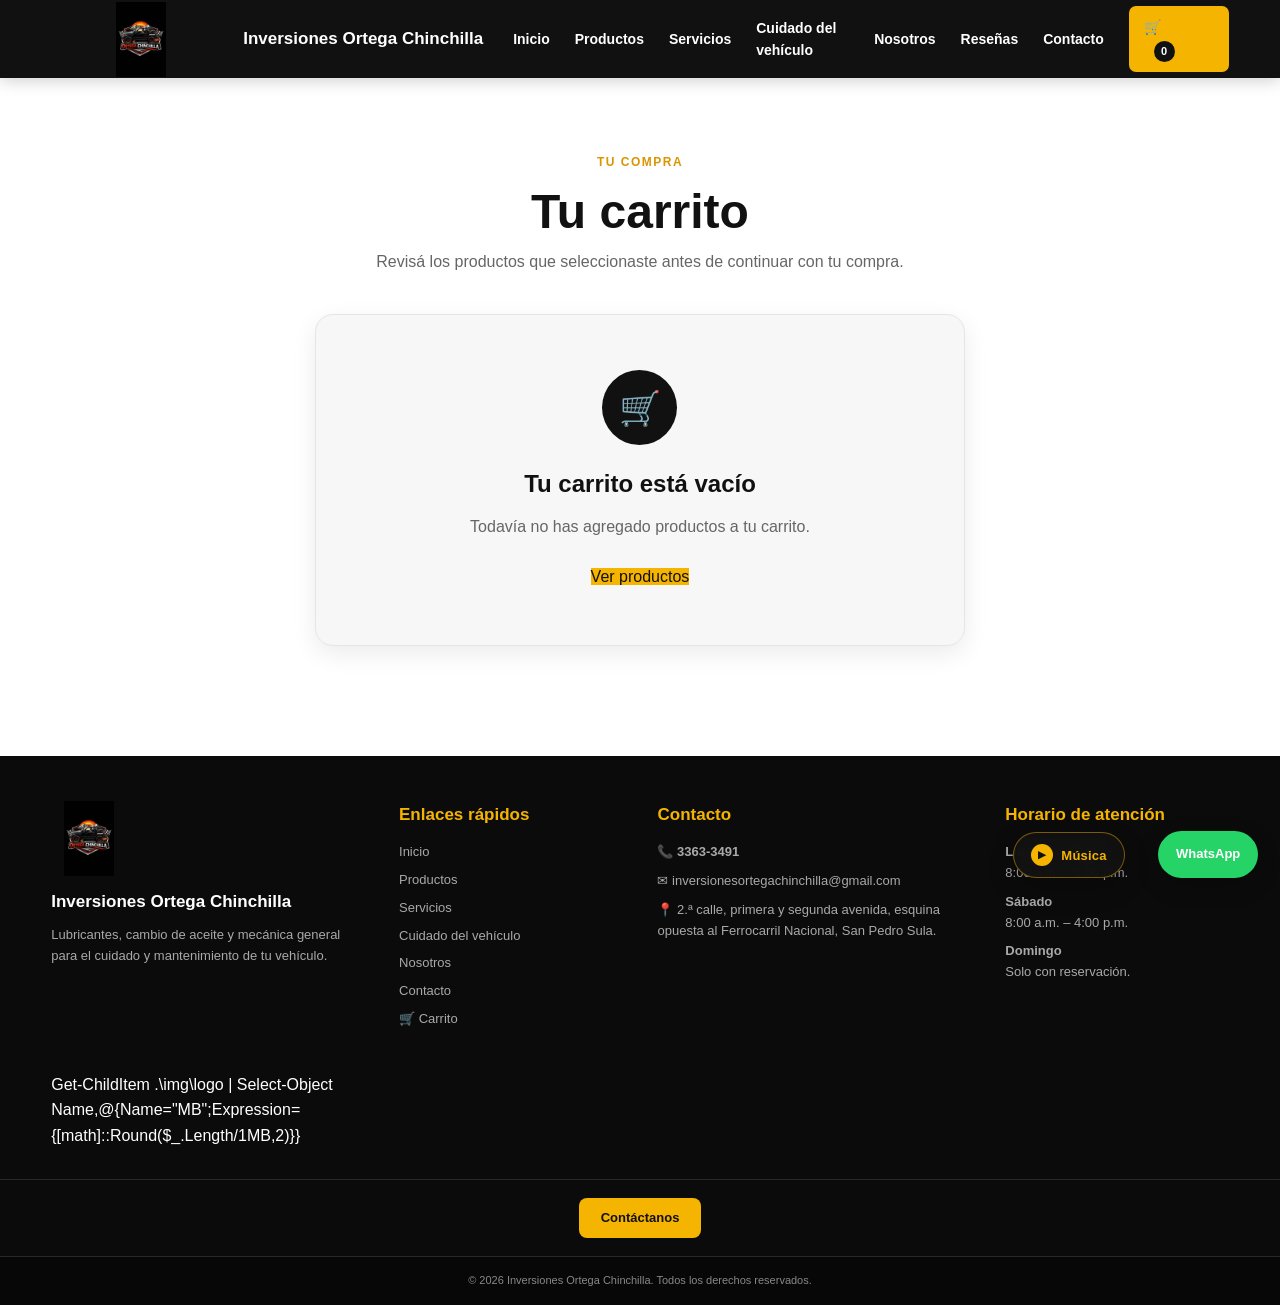
<file: carrito.html>
<!DOCTYPE html>
<html lang="es">

<head>
    <meta charset="UTF-8">
    <meta name="viewport" content="width=device-width, initial-scale=1.0">

    <title>Carrito | Inversiones Ortega Chinchilla</title>

    <link rel="stylesheet" href="style.css">

    <style>
        /* =========================================
           PÁGINA DEL CARRITO
        ========================================= */

        .cart-section {
            padding: 70px 20px 90px;
            background: #ffffff;
            min-height: 55vh;
        }

        .cart-page-header {
            text-align: center;
            max-width: 750px;
            margin: 0 auto 40px;
        }

        .cart-page-header span {
            color: #d99600;
            font-size: 12px;
            font-weight: 900;
            letter-spacing: 1.5px;
        }

        .cart-page-header h1 {
            color: #111111;
            font-size: clamp(34px, 5vw, 48px);
            line-height: 1.15;
            margin: 10px 0;
        }

        .cart-page-header p {
            color: #666666;
            font-size: 16px;
        }


        /* =========================================
           PRODUCTOS DEL CARRITO
        ========================================= */

        #cart-container {
            max-width: 1000px;
            margin: 0 auto;
        }

        .cart-item {
            display: grid;
            grid-template-columns: 100px 1fr auto auto auto;
            align-items: center;
            gap: 22px;
            padding: 20px;
            margin-bottom: 16px;
            background: #ffffff;
            border: 1px solid #e5e5e5;
            border-radius: 15px;
            box-shadow: 0 7px 22px rgba(0,0,0,0.05);
            transition: 0.3s ease;
        }

        .cart-item:hover {
            transform: translateY(-3px);
            box-shadow: 0 12px 30px rgba(0,0,0,0.09);
        }

        .cart-product-image {
            width: 100px;
            height: 100px;
            display: flex;
            align-items: center;
            justify-content: center;
            background: #f5f5f5;
            border-radius: 12px;
            overflow: hidden;
        }

        .cart-product-image img {
            width: 100%;
            height: 100%;
            object-fit: contain;
        }

        .cart-item-info h3 {
            color: #111111;
            font-size: 17px;
            line-height: 1.3;
            margin-bottom: 7px;
        }

        .cart-item-info p {
            color: #666666;
            font-size: 13px;
            margin: 0;
        }


        /* =========================================
           CANTIDAD
        ========================================= */

        .cart-quantity {
            display: flex;
            align-items: center;
            gap: 10px;
        }

        .cart-quantity button {
            width: 34px;
            height: 34px;
            border: 1px solid #dddddd;
            border-radius: 7px;
            background: #ffffff;
            color: #111111;
            font-size: 19px;
            font-weight: bold;
            cursor: pointer;
            transition: 0.25s ease;
        }

        .cart-quantity button:hover {
            background: #f5c400;
            border-color: #f5c400;
        }

        .cart-quantity span {
            min-width: 25px;
            text-align: center;
            color: #111111;
            font-weight: 800;
        }


        /* =========================================
           SUBTOTAL
        ========================================= */

        .cart-subtotal {
            min-width: 115px;
            text-align: right;
        }

        .cart-subtotal strong {
            color: #111111;
            font-size: 17px;
        }


        /* =========================================
           ELIMINAR
        ========================================= */

        .cart-delete {
            width: 38px;
            height: 38px;
            border: none;
            border-radius: 8px;
            background: #f3f3f3;
            cursor: pointer;
            font-size: 16px;
            transition: 0.25s ease;
        }

        .cart-delete:hover {
            background: #111111;
            transform: scale(1.05);
        }


        /* =========================================
           CARRITO VACÍO
        ========================================= */

        .empty-cart {
            max-width: 650px;
            margin: 20px auto;
            padding: 55px 25px;
            text-align: center;
            background: #f7f7f7;
            border-radius: 18px;
            border: 1px solid #e5e5e5;
        }

        .empty-cart-icon {
            width: 75px;
            height: 75px;
            margin: 0 auto 20px;
            display: grid;
            place-items: center;
            background: #111111;
            color: #f5c400;
            border-radius: 50%;
            font-size: 34px;
        }

        .empty-cart h2 {
            color: #111111;
            margin-bottom: 10px;
        }

        .empty-cart p {
            color: #666666;
            margin-bottom: 25px;
        }


        /* =========================================
           RESUMEN
        ========================================= */

        .cart-summary {
            max-width: 1000px;
            margin: 30px auto 0;
            padding: 25px;
            background: #111111;
            color: #ffffff;
            border-radius: 15px;
        }

        .cart-total {
            display: flex;
            align-items: center;
            justify-content: space-between;
            gap: 20px;
            padding-bottom: 20px;
            border-bottom: 1px solid #333333;
        }

        .cart-total span {
            font-size: 16px;
            color: #cccccc;
        }

        .cart-total strong {
            color: #f5c400;
            font-size: 28px;
        }

        .cart-actions {
            display: flex;
            justify-content: space-between;
            align-items: center;
            gap: 15px;
            margin-top: 20px;
        }

        .cart-actions a,
        .cart-actions button {
            text-decoration: none;
        }

        .btn-clear-cart {
            display: inline-flex;
            align-items: center;
            justify-content: center;
            gap: 7px;
            padding: 12px 20px;
            background: transparent;
            color: #ff5252;
            border: 1px solid rgba(255, 82, 82, 0.4);
            border-radius: 7px;
            font-size: 14px;
            font-weight: 700;
            cursor: pointer;
            transition: 0.3s ease;
            font-family: inherit;
        }

        .btn-clear-cart:hover {
            background: rgba(255, 82, 82, 0.12);
            border-color: #ff5252;
            color: #ff7b7b;
            transform: translateY(-2px);
        }


        /* =========================================
           RESPONSIVE TABLET
        ========================================= */

        @media (max-width: 900px) {

            .cart-item {
                grid-template-columns: 90px 1fr auto;
                gap: 18px;
            }

            .cart-product-image {
                width: 90px;
                height: 90px;
            }

            .cart-quantity {
                grid-column: 2;
                justify-self: start;
            }

            .cart-subtotal {
                grid-column: 3;
                grid-row: 1 / span 2;
            }

            .cart-delete {
                grid-column: 3;
                grid-row: 2;
                justify-self: end;
            }
        }


        /* =========================================
           RESPONSIVE CELULAR
        ========================================= */

        @media (max-width: 600px) {

            .cart-section {
                padding: 55px 15px 70px;
            }

            .cart-page-header h1 {
                font-size: 34px;
            }

            .cart-page-header p {
                font-size: 14px;
            }

            .cart-item {
                grid-template-columns: 75px 1fr;
                gap: 15px;
                padding: 16px;
            }

            .cart-product-image {
                width: 75px;
                height: 75px;
            }

            .cart-item-info h3 {
                font-size: 15px;
            }

            .cart-item-info p {
                font-size: 12px;
            }

            .cart-quantity {
                grid-column: 1 / -1;
                justify-self: start;
            }

            .cart-subtotal {
                grid-column: 1;
                grid-row: auto;
                text-align: left;
                min-width: auto;
            }

            .cart-delete {
                grid-column: 2;
                grid-row: auto;
                justify-self: end;
            }

            .cart-summary {
                padding: 20px;
            }

            .cart-total strong {
                font-size: 23px;
            }

            .cart-actions {
                flex-direction: column;
            }

            .cart-actions a,
            .cart-actions button {
                width: 100%;
                text-align: center;
            }

        }


        /* =========================================
           CELULAR PEQUEÑO
        ========================================= */

        @media (max-width: 400px) {

            .cart-item {
                padding: 14px;
            }

            .cart-item-info h3 {
                font-size: 14px;
            }

            .cart-total {
                align-items: flex-start;
                flex-direction: column;
                gap: 5px;
            }

        }
    </style>

</head>

<body>


<!-- =========================================
     ENCABEZADO
========================================= -->

<header class="header">

    <div class="container header-content">

        <a href="index.html" class="logo">

            <img
                src="img/logo/logo.jpg"
                alt="Inversiones Ortega Chinchilla">

            <span>
                Inversiones Ortega Chinchilla
            </span>

        </a>


        <button
            class="menu-toggle"
            id="menu-toggle"
            aria-label="Abrir menú">

            ☰

        </button>


        <nav class="nav">

            <a href="index.html">
                Inicio
            </a>

            <a href="productos.html">
                Productos
            </a>

            <a href="servicios.html">
                Servicios
            </a>
                    <a href="cuidado.html">Cuidado del vehículo</a>

            <a href="nosotros.html">
                Nosotros

            </a>
            
            <a href="resenas.html">Reseñas</a>

            <a href="contacto.html">
                Contacto
            </a>

            <a href="carrito.html" class="cart-link">
                🛒 Carrito
                (<span id="cart-count">0</span>)
            </a>

        </nav>

    </div>

</header>


<!-- =========================================
     CONTENIDO
========================================= -->

<main>

    <section class="cart-section">

        <div class="container">


            <div class="cart-page-header">

                <span>
                    TU COMPRA
                </span>

                <h1>
                    Tu carrito
                </h1>

                <p>
                    Revisá los productos que seleccionaste
                    antes de continuar con tu compra.
                </p>

            </div>


            <!-- PRODUCTOS -->
            <div id="cart-container">

                <!-- JavaScript muestra aquí los productos -->

            </div>


            <!-- RESUMEN -->
            <div
                id="cart-summary"
                class="cart-summary">

                <div class="cart-total">

                    <span>
                        Total de la compra
                    </span>

                    <strong id="cart-total">
                        L 0
                    </strong>

                </div>


                <div class="cart-actions">

                    <a
                        href="productos.html"
                        class="btn-secondary">

                        ← Continuar comprando

                    </a>

                    <button
                        type="button"
                        class="btn-clear-cart"
                        id="btn-vaciar-carrito"
                        onclick="vaciarCarrito()">

                        🗑️ Vaciar carrito

                    </button>

                    <button
                        type="button"
                        class="btn-primary"
                        onclick="irAlCheckout()">

                        Finalizar compra →

                    </button>

                </div>

            </div>

        </div>

    </section>

</main>


<!-- =========================================
     FOOTER
========================================= -->

<footer class="footer">

    <div class="container footer-grid">


        <div class="footer-column footer-about">

            <img
                src="img/logo/logo.jpg"
                alt="Inversiones Ortega Chinchilla"
                class="footer-logo">

            <h3>
                Inversiones Ortega Chinchilla
            </h3>

            <p>
                Lubricantes, cambio de aceite y mecánica general
                para el cuidado y mantenimiento de tu vehículo.
            </p>

        </div>


        <div class="footer-column">

            <h3>
                Enlaces rápidos
            </h3>

            <a href="index.html">
                Inicio
            </a>

            <a href="productos.html">
                Productos
            </a>

            <a href="servicios.html">
                Servicios
            </a>
            <a href="cuidado.html">Cuidado del vehículo</a>

            <a href="nosotros.html">
                Nosotros
            </a>

            <a href="contacto.html">
                Contacto
            </a>

            <a href="carrito.html">
                🛒 Carrito
            </a>

        </div>


        <div class="footer-column">

            <h3>
                Contacto
            </h3>

            <p>
                📞 <strong>3363-3491</strong>
            </p>

            <p>
                ✉ inversionesortegachinchilla@gmail.com
            </p>

            <p>
                📍 2.ª calle, primera y segunda avenida,
                esquina opuesta al Ferrocarril Nacional,
                San Pedro Sula.
            </p>

        </div>


        <div class="footer-column">

            <h3>
                Horario de atención
            </h3>

            <p>
                <strong>Lunes a viernes</strong><br>
                8:00 a.m. – 5:00 p.m.
            </p>

            <p>
                <strong>Sábado</strong><br>
                8:00 a.m. – 4:00 p.m.
            </p>

            <p>
                <strong>Domingo</strong><br>
                Solo con reservación.
            </p>

        </div>
Get-ChildItem .\img\logo | Select-Object Name,@{Name="MB";Expression={[math]::Round($_.Length/1MB,2)}}

    </div>


    <div class="footer-social">

        <a href="contacto.html">
            Contáctanos
        </a>

    </div>


    <div class="footer-bottom">

        <p>
            © 2026 Inversiones Ortega Chinchilla.
            Todos los derechos reservados.
        </p>

    </div>

</footer>


<!-- =========================================
     WHATSAPP
========================================= -->

<a
    href="https://wa.me/50496565644"
    class="whatsapp-button"
    aria-label="Contactar por WhatsApp">

    WhatsApp

</a>


<!-- =========================================
     JAVASCRIPT
========================================= -->

<script src="script.js"></script>

<script>

    function vaciarCarrito() {

        const carrito =
            obtenerCarrito();

        if (!carrito || carrito.length === 0) {
            return;
        }

        const confirmacion =
            confirm(
                "¿Estás seguro de que deseas vaciar todos los productos del carrito?"
            );

        if (confirmacion) {

            guardarCarrito([]);

            mostrarNotificacion(
                "Carrito vaciado"
            );

        }

    }

</script>

</body>
</html>
</file>
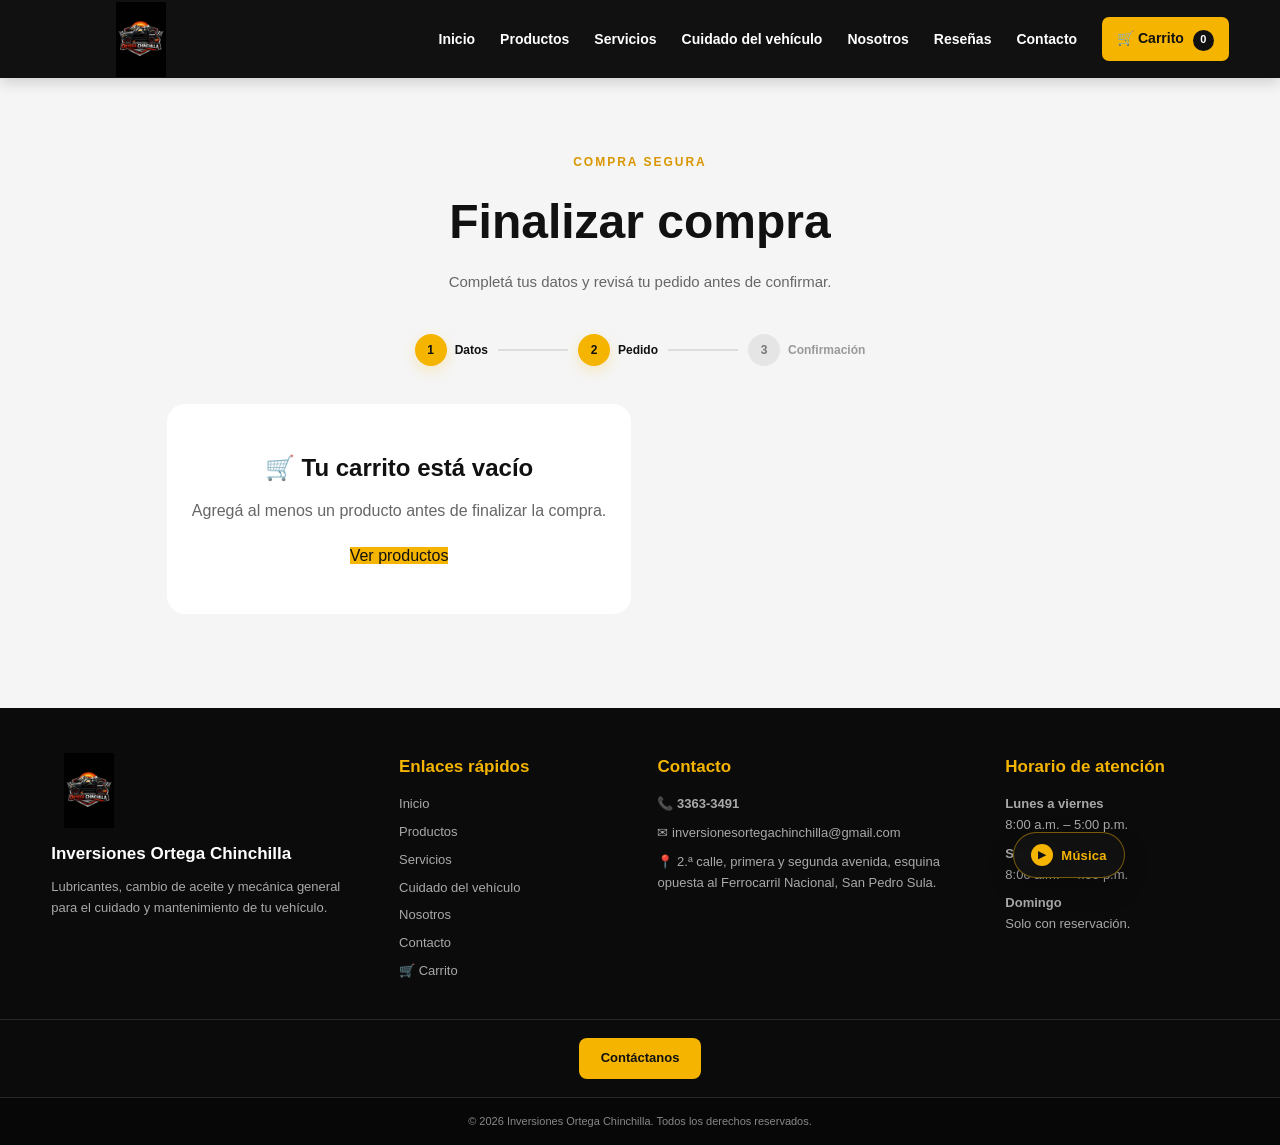
<file: checkout.html>
<!DOCTYPE html>
<html lang="es">

<head>

    <meta charset="UTF-8">

    <meta name="viewport"
          content="width=device-width, initial-scale=1.0">

    <title>
        Finalizar compra | Inversiones Ortega Chinchilla
    </title>

    <link rel="stylesheet"
          href="style.css">

    <style>

        /* =========================================
           CHECKOUT
        ========================================= */

        .checkout-section {

            padding: 70px 20px 90px;

            background: #f5f5f5;

            min-height: 70vh;

        }


        .checkout-header {

            text-align: center;

            max-width: 700px;

            margin: 0 auto 40px;

        }


        .checkout-header span {

            color: #d99600;

            font-size: 12px;

            font-weight: 900;

            letter-spacing: 2px;

        }


        .checkout-header h1 {

            color: #111111;

            font-size: clamp(34px, 5vw, 48px);

            margin: 10px 0;

        }


        .checkout-header p {

            color: #666666;

            font-size: 15px;

        }


        .checkout-grid {

            max-width: 1100px;

            margin: 0 auto;

            display: grid;

            grid-template-columns:
                1.15fr .85fr;

            gap: 25px;

            align-items: start;

        }


        /* =========================================
           FORMULARIO
        ========================================= */

        .checkout-form {

            background: #ffffff;

            padding: 35px;

            border-radius: 18px;

            border: 1px solid #e5e5e5;

            box-shadow:
                0 12px 35px rgba(0,0,0,.07);

        }


        .checkout-form h2,
        .checkout-summary h2 {

            color: #111111;

            font-size: 22px;

            margin-bottom: 25px;

        }


        .form-group {

            margin-bottom: 18px;

        }


        .form-group label {

            display: block;

            margin-bottom: 7px;

            color: #222222;

            font-size: 13px;

            font-weight: 800;

        }


        .form-group input,
        .form-group textarea,
        .form-group select {

            width: 100%;

            padding: 13px 14px;

            border: 1px solid #dddddd;

            border-radius: 9px;

            background: #ffffff;

            color: #222222;

            font-family: inherit;

            font-size: 14px;

            outline: none;

            transition: .25s ease;

        }


        .form-group input:focus,
        .form-group textarea:focus,
        .form-group select:focus {

            border-color: #f5c400;

            box-shadow:
                0 0 0 3px rgba(245,196,0,.12);

        }


        .form-group textarea {

            min-height: 100px;

            resize: vertical;

        }


        /* =========================================
           MÉTODOS DE PAGO
        ========================================= */

        .payment-title {

            margin-top: 25px;

            margin-bottom: 12px;

            color: #111111;

            font-size: 14px;

            font-weight: 900;

        }


        .payment-info {

            display: grid;

            grid-template-columns:
                repeat(3, 1fr);

            gap: 10px;

            margin-bottom: 22px;

        }


        .payment-box {

            padding: 13px 8px;

            text-align: center;

            background: #f7f7f7;

            border: 1px solid #e5e5e5;

            border-radius: 9px;

            font-size: 12px;

            font-weight: 800;

            color: #333333;

        }


        .checkout-button {

            width: 100%;

            border: none;

            cursor: pointer;

            font-family: inherit;

            font-size: 14px;

        }


        /* =========================================
           RESUMEN
        ========================================= */

        .checkout-summary {

            background: #111111;

            padding: 30px;

            border-radius: 18px;

            color: #ffffff;

            box-shadow:
                0 12px 35px rgba(0,0,0,.12);

        }


        .checkout-summary h2 {

            color: #f5c400;

        }


        #checkout-products {

            display: flex;

            flex-direction: column;

            gap: 14px;

        }


        .checkout-product {

            display: grid;

            grid-template-columns:
                60px 1fr auto;

            align-items: center;

            gap: 12px;

            padding-bottom: 14px;

            border-bottom:
                1px solid #333333;

        }


        .checkout-product-image {

            width: 60px;

            height: 60px;

            display: flex;

            align-items: center;

            justify-content: center;

            background: #ffffff;

            border-radius: 8px;

            overflow: hidden;

        }


        .checkout-product-image img {

            width: 100%;

            height: 100%;

            object-fit: contain;

        }


        .checkout-product-info strong {

            display: block;

            color: #ffffff;

            font-size: 13px;

            line-height: 1.35;

            margin-bottom: 4px;

        }


        .checkout-product-info p {

            margin: 0;

            color: #aaaaaa;

            font-size: 12px;

        }


        .checkout-product-price {

            color: #f5c400;

            font-size: 14px;

            font-weight: 900;

            white-space: nowrap;

        }


        /* =========================================
           TOTAL
        ========================================= */

        .checkout-total {

            display: flex;

            justify-content: space-between;

            align-items: center;

            gap: 15px;

            margin-top: 22px;

            padding-top: 20px;

            border-top:
                1px solid #444444;

        }


        .checkout-total span {

            color: #cccccc;

            font-size: 15px;

        }


        .checkout-total strong {

            color: #f5c400;

            font-size: 29px;

        }


        /* =========================================
           AVISOS
        ========================================= */

        .checkout-notice {

            margin-top: 18px;

            padding: 14px;

            background: #fff8df;

            border: 1px solid #e8cf70;

            border-radius: 9px;

            color: #555555;

            font-size: 12px;

            line-height: 1.5;

        }


        .checkout-secure {

            margin-top: 15px;

            text-align: center;

            color: #999999;

            font-size: 12px;

        }


        /* =========================================
           CARRITO VACÍO
        ========================================= */

        .checkout-empty {

            max-width: 600px;

            margin: 0 auto;

            padding: 45px 25px;

            text-align: center;

            background: #ffffff;

            border-radius: 18px;

        }


        .checkout-empty h2 {

            color: #111111;

            margin-bottom: 10px;

        }


        .checkout-empty p {

            color: #666666;

            margin-bottom: 20px;

        }


        /* =========================================
           PROGRESO DE COMPRA
        ========================================= */

        .checkout-progress {
            max-width: 760px;
            margin: 0 auto 38px;
            display: flex;
            align-items: center;
            justify-content: center;
            gap: 10px;
        }

        .checkout-step {
            display: flex;
            align-items: center;
            gap: 8px;
            color: #999999;
            font-size: 12px;
            font-weight: 800;
            white-space: nowrap;
        }

        .checkout-step span {
            width: 32px;
            height: 32px;
            display: grid;
            place-items: center;
            border-radius: 50%;
            background: #e5e5e5;
            color: #777777;
            font-size: 12px;
            font-weight: 900;
        }

        .checkout-step.active {
            color: #111111;
        }

        .checkout-step.active span {
            background: #f5b400;
            color: #111111;
            box-shadow: 0 5px 14px rgba(245,180,0,.22);
        }

        .checkout-progress-line {
            width: 70px;
            height: 2px;
            background: #dddddd;
        }

        .optional-label {
            color: #999999;
            font-size: 11px;
            font-weight: 600;
        }


        /* =========================================
           CELULAR
        ========================================= */

        @media (max-width: 800px) {

            .checkout-grid {

                grid-template-columns: 1fr;

            }

        }


        @media (max-width: 550px) {

            .checkout-progress {
                gap: 6px;
                margin-bottom: 30px;
            }

            .checkout-step {
                flex-direction: column;
                gap: 4px;
                font-size: 10px;
            }

            .checkout-step span {
                width: 29px;
                height: 29px;
            }

            .checkout-progress-line {
                width: 28px;
            }

            .checkout-section {

                padding: 50px 15px 70px;

            }


            .checkout-form,
            .checkout-summary {

                padding: 23px 18px;

            }


            .payment-info {

                grid-template-columns: 1fr;

            }


            .checkout-product {

                grid-template-columns:
                    55px 1fr;

            }


            .checkout-product-price {

                grid-column: 2;

            }


            .checkout-total {

                align-items: flex-start;

                flex-direction: column;

            }

        }

    </style>

</head>


<body>


<!-- =========================================
     ENCABEZADO
========================================= -->

<header class="header">

    <div class="container header-content">


        <a href="index.html"
           class="logo">

            <img
                src="img/logo/logo.jpg"
                alt="Inversiones Ortega Chinchilla">

        </a>


        <button
            class="menu-toggle"
            id="menu-toggle"
            aria-label="Abrir menú">

            ☰

        </button>


        <nav class="nav">

            <a href="index.html">
                Inicio
            </a>

            <a href="productos.html">
                Productos
            </a>

            <a href="servicios.html">
                Servicios
            </a>
                    <a href="cuidado.html">Cuidado del vehículo</a>

            <a href="nosotros.html">
                Nosotros
            </a>

            <a href="resenas.html">Reseñas</a>

            <a href="contacto.html">
                Contacto
            </a>

            <a href="carrito.html"
               class="cart-link">

                🛒 Carrito

                <span id="cart-count">
                    0
                </span>

            </a>

        </nav>

    </div>

</header>


<!-- =========================================
     CHECKOUT
========================================= -->

<main>

<section class="checkout-section">

    <div class="container">


        <div class="checkout-header">

            <span>
                COMPRA SEGURA
            </span>

            <h1>
                Finalizar compra
            </h1>

            <p>
                Completá tus datos y revisá tu pedido
                antes de confirmar.
            </p>

        </div>


        <div class="checkout-progress" aria-label="Proceso de compra">
            <div class="checkout-step active">
                <span>1</span>
                <strong>Datos</strong>
            </div>
            <div class="checkout-progress-line"></div>
            <div class="checkout-step active">
                <span>2</span>
                <strong>Pedido</strong>
            </div>
            <div class="checkout-progress-line"></div>
            <div class="checkout-step">
                <span>3</span>
                <strong>Confirmación</strong>
            </div>
        </div>


        <div id="checkout-content"
             class="checkout-grid">


            <!-- =================================
                 FORMULARIO
            ================================== -->

            <div class="checkout-form">

                <h2>
                    Datos del cliente
                </h2>


                <form id="checkout-form">


                    <div class="form-group">

                        <label for="nombre">
                            Nombre completo
                        </label>

                        <input
                            type="text"
                            id="nombre"
                            name="nombre"
                            placeholder="Escribí tu nombre completo"
                            required>

                    </div>


                    <div class="form-group">

                        <label for="telefono">
                            Teléfono
                        </label>

                        <input
                            type="tel"
                            id="telefono"
                            name="telefono"
                            placeholder="Ej. 3363-3491"
                            required>

                    </div>


                    <div class="form-group">

                        <label for="correo">
                            Correo electrónico
                        </label>

                        <input
                            type="email"
                            id="correo"
                            name="correo"
                            placeholder="correo@ejemplo.com"
                            required>

                    </div>


                    <div class="form-group">

                        <label for="direccion">
                            Dirección
                        </label>

                        <textarea
                            id="direccion"
                            name="direccion"
                            placeholder="Escribí tu dirección"
                            required></textarea>

                    </div>


                    <div class="form-group">

                        <label for="notas">
                            Indicaciones adicionales <span class="optional-label">(opcional)</span>
                        </label>

                        <textarea
                            id="notas"
                            name="notas"
                            placeholder="Ej. horario de entrega, referencia de ubicación o consulta"></textarea>

                    </div>


                    <div class="form-group">

                        <label for="pago">
                            Método de pago
                        </label>

                        <select
                            id="pago"
                            name="pago"
                            required>

                            <option value="">
                                Seleccioná un método
                            </option>

                            <option value="Efectivo">
                                💵 Efectivo
                            </option>

                            <option value="Transferencia">
                                🏦 Transferencia bancaria
                            </option>

                            <option value="POS">
                                💳 POS / Tarjeta
                            </option>

                        </select>

                    </div>


                    <div class="payment-title">
                        Métodos disponibles
                    </div>


                    <div class="payment-info">

                        <div class="payment-box">
                            💵 Efectivo
                        </div>

                        <div class="payment-box">
                            🏦 Transferencia
                        </div>

                        <div class="payment-box">
                            💳 POS
                        </div>

                    </div>


                    <button
                        type="submit"
                        class="btn-primary checkout-button">

                        ✓ Confirmar pedido

                    </button>


                </form>


                <div class="checkout-notice">

                    ⚠️ <strong>Proceso simulado:</strong>
                    esta tienda funciona como prototipo académico.
                    No se realizará ningún cobro real.

                </div>


                <div class="checkout-secure">

                    🔒 Tus datos se utilizan únicamente
                    para procesar este pedido de prueba.

                </div>

            </div>


            <!-- =================================
                 RESUMEN
            ================================== -->

            <div class="checkout-summary">

                <h2>
                    🧾 Resumen de tu pedido
                </h2>


                <div id="checkout-products">

                    <!-- JavaScript -->

                </div>


                <div class="checkout-total">

                    <span>
                        Total de la compra
                    </span>

                    <strong id="checkout-total">
                        L 0
                    </strong>

                </div>

            </div>


        </div>

    </div>

</section>

</main>


<!-- =========================================
     FOOTER
========================================= -->

<footer class="footer">

    <div class="container footer-grid">


        <div class="footer-column footer-about">

            <img
                src="img/logo/logo.jpg"
                alt="Inversiones Ortega Chinchilla"
                class="footer-logo">

            <h3>
                Inversiones Ortega Chinchilla
            </h3>

            <p>
                Lubricantes, cambio de aceite y mecánica
                general para el cuidado y mantenimiento
                de tu vehículo.
            </p>

        </div>


        <div class="footer-column">

            <h3>
                Enlaces rápidos
            </h3>

            <a href="index.html">Inicio</a>

            <a href="productos.html">Productos</a>

            <a href="servicios.html">Servicios</a>
            <a href="cuidado.html">Cuidado del vehículo</a>

            <a href="nosotros.html">Nosotros</a>

            <a href="contacto.html">Contacto</a>

            <a href="carrito.html">
                🛒 Carrito
            </a>

        </div>


        <div class="footer-column">

            <h3>
                Contacto
            </h3>

            <p>
                📞 <strong>3363-3491</strong>
            </p>

            <p>
                ✉ inversionesortegachinchilla@gmail.com
            </p>

            <p>
                📍 2.ª calle, primera y segunda avenida,
                esquina opuesta al Ferrocarril Nacional,
                San Pedro Sula.
            </p>

        </div>


        <div class="footer-column">

            <h3>
                Horario de atención
            </h3>

            <p>
                <strong>Lunes a viernes</strong><br>
                8:00 a.m. – 5:00 p.m.
            </p>

            <p>
                <strong>Sábado</strong><br>
                8:00 a.m. – 4:00 p.m.
            </p>

            <p>
                <strong>Domingo</strong><br>
                Solo con reservación.
            </p>

        </div>

    </div>


    <div class="footer-social">

        <a href="contacto.html">
            Contáctanos
        </a>

    </div>


    <div class="footer-bottom">

        <p>
            ©️ 2026 Inversiones Ortega Chinchilla.
            Todos los derechos reservados.
        </p>

    </div>

</footer>


<!-- =========================================
     JAVASCRIPT
========================================= -->

<script src="script.js"></script>


<script>

document.addEventListener(
    "DOMContentLoaded",
    function() {


        const carrito =
            obtenerCarrito();


        const contenido =
            document.getElementById(
                "checkout-content"
            );


        const contenedor =
            document.getElementById(
                "checkout-products"
            );


        const totalElemento =
            document.getElementById(
                "checkout-total"
            );


        /* =====================================
           VALIDAR CARRITO
        ===================================== */

        if (carrito.length === 0) {

            contenido.innerHTML = `

                <div class="checkout-empty">

                    <h2>
                        🛒 Tu carrito está vacío
                    </h2>

                    <p>
                        Agregá al menos un producto
                        antes de finalizar la compra.
                    </p>

                    <a
                        href="productos.html"
                        class="btn-primary">

                        Ver productos

                    </a>

                </div>

            `;

            return;

        }


        /* =====================================
           MOSTRAR PRODUCTOS
        ===================================== */

        let total = 0;


        carrito.forEach(
            function(producto) {


                const subtotal =
                    producto.precio *
                    producto.cantidad;


                total += subtotal;


                const imagen =
                    producto.imagen ||
                    obtenerImagenProducto(
                        producto.nombre
                    );


                contenedor.innerHTML += `

                    <div class="checkout-product">

                        <div class="checkout-product-image">

                            <img
                                src="${imagen}"
                                alt="${producto.nombre}">

                        </div>


                        <div class="checkout-product-info">

                            <strong>
                                ${producto.nombre}
                            </strong>

                            <p>
                                Cantidad:
                                ${producto.cantidad}
                            </p>

                        </div>


                        <div class="checkout-product-price">

                            L ${subtotal.toLocaleString()}

                        </div>

                    </div>

                `;

            }
        );


        totalElemento.textContent =
            "L " +
            total.toLocaleString();


        /* =====================================
           CONFIRMAR PEDIDO
        ===================================== */

        const formulario =
            document.getElementById(
                "checkout-form"
            );


        formulario.addEventListener(
            "submit",
            function(event) {

                event.preventDefault();


                /* =====================================
                   VALIDAR TODO EL FORMULARIO
                ===================================== */

                if (!formulario.checkValidity()) {

                    formulario.reportValidity();

                    return;

                }


                /* =====================================
                   VALIDAR TELÉFONO
                ===================================== */

                const campoTelefono =
                    document.getElementById(
                        "telefono"
                    );

                const telefono =
                    campoTelefono.value.trim();

                const telefonoValido =
                    /^[0-9]{4}-?[0-9]{4}$/.test(
                        telefono
                    );


                if (!telefonoValido) {

                    campoTelefono.setCustomValidity(
                        "Ingresá un número de teléfono válido de 8 dígitos. Ejemplo: 96565644"
                    );

                    campoTelefono.reportValidity();

                    campoTelefono.setCustomValidity("");

                    return;

                }


                try {

                    /* Generar número de pedido */
                    const numeroPedido =
                        "IOC-" +
                        Math.floor(
                            100000 +
                            Math.random() * 900000
                        );


                    const pedido = {

                        numeroPedido:
                            numeroPedido,

                        fecha:
                            new Date().toLocaleString(
                                "es-HN"
                            ),

                        cliente: {

                            nombre:
                                document.getElementById(
                                    "nombre"
                                ).value.trim(),

                            telefono:
                                telefono,

                            correo:
                                document.getElementById(
                                    "correo"
                                ).value.trim(),

                            direccion:
                                document.getElementById(
                                    "direccion"
                                ).value.trim(),

                            notas:
                                document.getElementById(
                                    "notas"
                                ).value.trim(),

                            pago:
                                document.getElementById(
                                    "pago"
                                ).value

                        },

                        productos:
                            carrito,

                        total:
                            total

                    };


                    /* =====================================
                       GENERAR ENLACE DE WHATSAPP
                    ===================================== */

                    const urlWhatsApp =
                        generarEnlaceWhatsApp(pedido);

                    pedido.urlWhatsApp =
                        urlWhatsApp;


                    /* =====================================
                       GUARDAR PEDIDO
                    ===================================== */

                    localStorage.setItem(
                        "pedidoIOC",
                        JSON.stringify(pedido)
                    );


                    /* =====================================
                       LIMPIAR CARRITO
                    ===================================== */

                    localStorage.removeItem(
                        "carritoIOC"
                    );


                    /* =====================================
                       ABRIR WHATSAPP
                    ===================================== */

                    window.open(
                        urlWhatsApp,
                        "_blank"
                    );


                    /* =====================================
                       IR A CONFIRMACIÓN
                    ===================================== */

                    window.location.href =
                        "confirmacion.html";


                } catch (error) {

                    console.error(
                        "Error al confirmar el pedido:",
                        error
                    );

                    alert(
                        "Ocurrió un error al confirmar el pedido. Revisá los datos e intentá nuevamente."
                    );

                }

            }

        );

    }

);

</script>


</body>

</html>
</file>
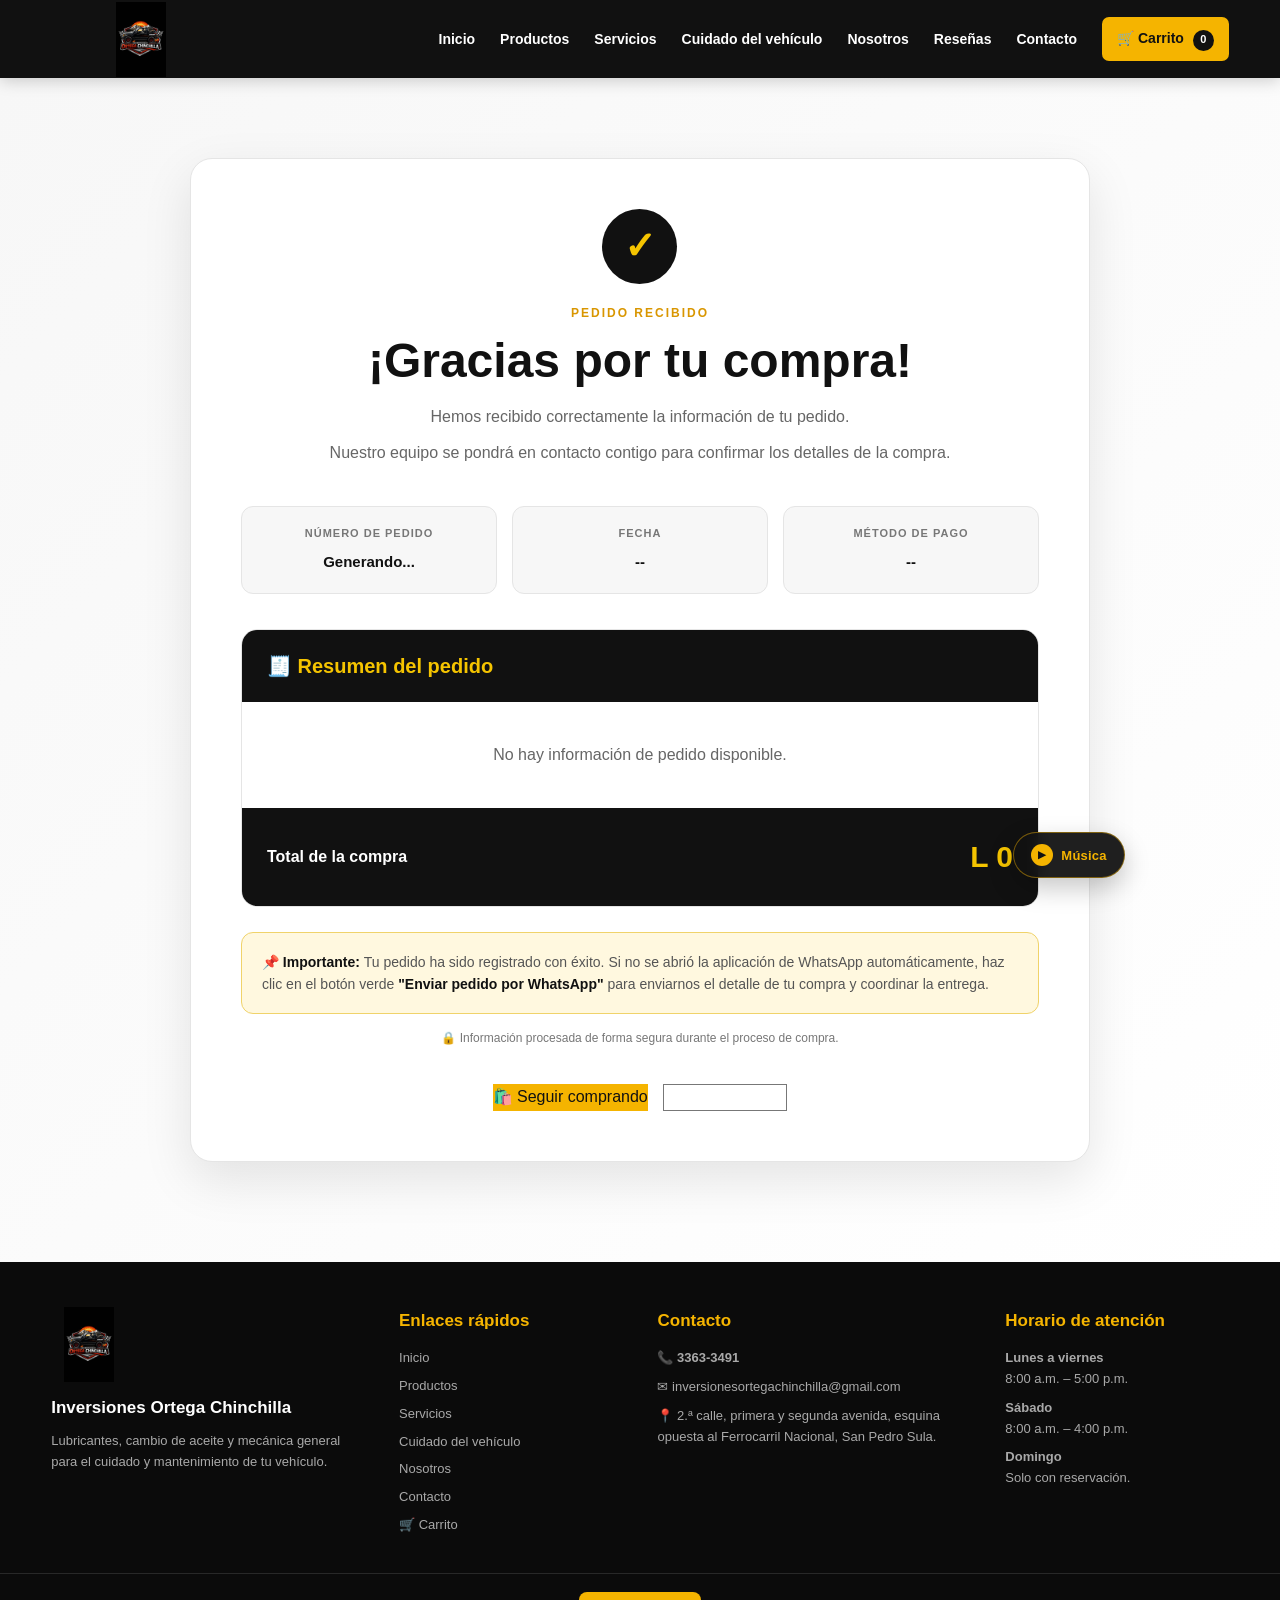
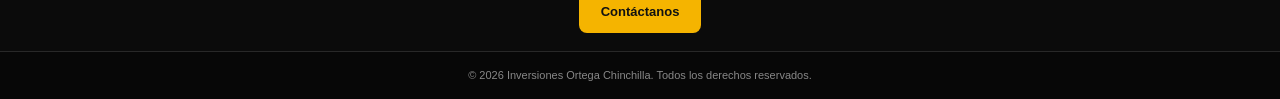
<file: confirmacion.html>
<!DOCTYPE html>
<html lang="es">

<head>

    <meta charset="UTF-8">

    <meta name="viewport"
          content="width=device-width, initial-scale=1.0">

    <title>
        Pedido confirmado | Inversiones Ortega Chinchilla
    </title>

    <link rel="stylesheet"
          href="style.css">

    <style>

        /* =========================================
           CONFIRMACIÓN
        ========================================= */

        .confirmation-section {

            padding: 80px 20px 100px;

            background:
                linear-gradient(
                    135deg,
                    #f7f7f7,
                    #ffffff
                );

            min-height: 70vh;

        }


        .confirmation-card {

            max-width: 900px;

            margin: 0 auto;

            background: #ffffff;

            border-radius: 22px;

            padding: 50px;

            box-shadow:
                0 18px 50px rgba(0,0,0,0.10);

            border: 1px solid #e5e5e5;

        }


        /* =========================================
           ENCABEZADO
        ========================================= */

        .confirmation-header {

            text-align: center;

            margin-bottom: 40px;

        }


        .confirmation-icon {

            width: 75px;
            height: 75px;

            margin: 0 auto 20px;

            display: grid;

            place-items: center;

            border-radius: 50%;

            background: #111111;

            color: #f5c400;

            font-size: 38px;

            font-weight: 900;

        }


        .confirmation-label {

            display: block;

            color: #d99600;

            font-size: 12px;

            font-weight: 900;

            letter-spacing: 2px;

            margin-bottom: 10px;

        }


        .confirmation-header h1 {

            color: #111111;

            font-size: clamp(34px, 5vw, 48px);

            line-height: 1.15;

            margin-bottom: 15px;

        }


        .confirmation-header > p {

            color: #666666;

            font-size: 16px;

            line-height: 1.7;

            max-width: 650px;

            margin: 0 auto 8px;

        }


        /* =========================================
           INFORMACIÓN DEL PEDIDO
        ========================================= */

        .order-information {

            display: grid;

            grid-template-columns:
                repeat(3, 1fr);

            gap: 15px;

            margin-bottom: 35px;

        }


        .order-info-box {

            padding: 18px;

            background: #f7f7f7;

            border: 1px solid #e5e5e5;

            border-radius: 12px;

            text-align: center;

        }


        .order-info-box span {

            display: block;

            color: #777777;

            font-size: 11px;

            font-weight: 800;

            text-transform: uppercase;

            letter-spacing: 1px;

            margin-bottom: 7px;

        }


        .order-info-box strong {

            color: #111111;

            font-size: 15px;

        }


        /* =========================================
           RESUMEN
        ========================================= */

        .confirmation-details {

            border-radius: 16px;

            overflow: hidden;

            border: 1px solid #e5e5e5;

            background: #ffffff;

        }


        .confirmation-details-header {

            padding: 20px 25px;

            background: #111111;

            color: #ffffff;

        }


        .confirmation-details-header h2 {

            margin: 0;

            color: #f5c400;

            font-size: 20px;

        }


        #confirmation-products {

            padding: 10px 25px;

        }


        .confirmation-product {

            display: grid;

            grid-template-columns:
                70px 1fr auto;

            align-items: center;

            gap: 15px;

            padding: 18px 0;

            border-bottom:
                1px solid #eeeeee;

        }


        .confirmation-product:last-child {

            border-bottom: none;

        }


        .confirmation-product-image {

            width: 70px;

            height: 70px;

            display: flex;

            align-items: center;

            justify-content: center;

            background: #f5f5f5;

            border-radius: 10px;

            overflow: hidden;

        }


        .confirmation-product-image img {

            width: 100%;

            height: 100%;

            object-fit: contain;

        }


        .confirmation-product-info strong {

            display: block;

            color: #111111;

            font-size: 15px;

            margin-bottom: 5px;

        }


        .confirmation-product-info p {

            color: #777777;

            font-size: 13px;

            margin: 0;

        }


        .confirmation-product-price {

            color: #111111;

            font-size: 16px;

            font-weight: 900;

        }


        /* =========================================
           TOTAL
        ========================================= */

        .confirmation-total {

            display: flex;

            justify-content: space-between;

            align-items: center;

            gap: 20px;

            padding: 25px;

            background: #111111;

        }


        .confirmation-total span {

            color: #ffffff;

            font-size: 16px;

            font-weight: 700;

        }


        .confirmation-total strong {

            color: #f5c400;

            font-size: 30px;

        }


        /* =========================================
           AVISO
        ========================================= */

        .confirmation-notice {

            margin-top: 25px;

            padding: 18px 20px;

            border-radius: 12px;

            background: #fff8df;

            border: 1px solid #f0d36a;

            color: #555555;

            font-size: 14px;

            line-height: 1.6;

        }


        .confirmation-notice strong {

            color: #111111;

        }


        /* =========================================
           SEGURIDAD
        ========================================= */

        .confirmation-secure {

            margin-top: 15px;

            text-align: center;

            color: #777777;

            font-size: 12px;

        }


        /* =========================================
           BOTONES
        ========================================= */

        .confirmation-actions {

            display: flex;

            justify-content: center;

            gap: 15px;

            flex-wrap: wrap;

            margin-top: 35px;

        }


        .confirmation-actions a {

            text-decoration: none;

        }


        .btn-whatsapp {

            display: inline-flex;

            align-items: center;

            justify-content: center;

            gap: 8px;

            padding: 13px 24px;

            background: #25d366;

            color: #ffffff !important;

            border-radius: 8px;

            font-size: 14px;

            font-weight: 800;

            box-shadow: 0 6px 20px rgba(37, 211, 102, 0.35);

            transition: 0.3s ease;

        }


        .btn-whatsapp:hover {

            background: #1eb956;

            transform: translateY(-2px);

            box-shadow: 0 8px 25px rgba(37, 211, 102, 0.45);

        }


        /* =========================================
           RESPONSIVE
        ========================================= */

        @media (max-width: 700px) {

            .confirmation-section {

                padding: 50px 15px 70px;

            }


            .confirmation-card {

                padding: 30px 20px;

                border-radius: 17px;

            }


            .order-information {

                grid-template-columns: 1fr;

            }


            .confirmation-product {

                grid-template-columns:
                    60px 1fr;

            }


            .confirmation-product-price {

                grid-column: 2;

            }


            .confirmation-product-image {

                width: 60px;

                height: 60px;

            }


            .confirmation-total {

                align-items: flex-start;

                flex-direction: column;

                gap: 8px;

            }


            .confirmation-actions {

                flex-direction: column;

            }


            .confirmation-actions a {

                width: 100%;

                text-align: center;

            }

        }

    </style>

</head>


<body>


<!-- =========================================
     ENCABEZADO
========================================= -->

<header class="header">

    <div class="container header-content">

        <a href="index.html"
           class="logo">

            <img
                src="img/logo/logo.jpg"
                alt="Inversiones Ortega Chinchilla">

        </a>


        <button
            class="menu-toggle"
            id="menu-toggle"
            aria-label="Abrir menú">

            ☰

        </button>


        <nav class="nav">

            <a href="index.html">
                Inicio
            </a>

            <a href="productos.html">
                Productos
            </a>

            <a href="servicios.html">
                Servicios
            </a>
                    <a href="cuidado.html">Cuidado del vehículo</a>

            <a href="nosotros.html">
                Nosotros
            </a>

            <a href="resenas.html">Reseñas</a>

            <a href="contacto.html">
                Contacto
            </a>

            <a href="carrito.html"
               class="cart-link">

                🛒 Carrito

                <span id="cart-count">
                    0
                </span>

            </a>

        </nav>

    </div>

</header>


<!-- =========================================
     CONFIRMACIÓN
========================================= -->

<main>

<section class="confirmation-section">

    <div class="container">

        <div class="confirmation-card">


            <!-- ENCABEZADO -->

            <div class="confirmation-header">

                <div class="confirmation-icon">
                    ✓
                </div>

                <span class="confirmation-label">
                    PEDIDO RECIBIDO
                </span>

                <h1>
                    ¡Gracias por tu compra!
                </h1>

                <p>
                    Hemos recibido correctamente
                    la información de tu pedido.
                </p>

                <p>
                    Nuestro equipo se pondrá en contacto
                    contigo para confirmar los detalles
                    de la compra.
                </p>

            </div>


            <!-- INFORMACIÓN -->

            <div class="order-information">


                <div class="order-info-box">

                    <span>
                        Número de pedido
                    </span>

                    <strong id="order-number">
                        Generando...
                    </strong>

                </div>


                <div class="order-info-box">

                    <span>
                        Fecha
                    </span>

                    <strong id="order-date">
                        --
                    </strong>

                </div>


                <div class="order-info-box">

                    <span>
                        Método de pago
                    </span>

                    <strong id="order-payment">
                        --
                    </strong>

                </div>


            </div>


            <!-- RESUMEN -->

            <div class="confirmation-details">


                <div class="confirmation-details-header">

                    <h2>
                        🧾 Resumen del pedido
                    </h2>

                </div>


                <div id="confirmation-products">

                    <!-- Productos mediante JavaScript -->

                </div>


                <div class="confirmation-total">

                    <span>
                        Total de la compra
                    </span>

                    <strong id="confirmation-total">
                        L 0
                    </strong>

                </div>

            </div>


            <!-- AVISO -->

            <div class="confirmation-notice">

                <strong>
                    📌 Importante:
                </strong>

                Tu pedido ha sido registrado con éxito. Si no se abrió la aplicación de WhatsApp automáticamente, haz clic en el botón verde <strong>"Enviar pedido por WhatsApp"</strong> para enviarnos el detalle de tu compra y coordinar la entrega.

            </div>


            <!-- SEGURIDAD -->

            <div class="confirmation-secure">

                🔒 Información procesada de forma segura
                durante el proceso de compra.

            </div>


            <!-- BOTONES -->

            <div class="confirmation-actions">

                <a
                    id="btn-whatsapp-confirmacion"
                    href="#"
                    target="_blank"
                    rel="noopener"
                    class="btn-whatsapp">

                    📲 Enviar pedido por WhatsApp

                </a>

                <a
                    href="productos.html"
                    class="btn-primary">

                    🛍️ Seguir comprando

                </a>


                <a
                    href="index.html"
                    class="btn-secondary">

                    ← Volver al inicio

                </a>

            </div>


        </div>

    </div>

</section>

</main>


<!-- =========================================
     FOOTER
========================================= -->

<footer class="footer">

    <div class="container footer-grid">


        <div class="footer-column footer-about">

            <img
                src="img/logo/logo.jpg"
                alt="Inversiones Ortega Chinchilla"
                class="footer-logo">

            <h3>
                Inversiones Ortega Chinchilla
            </h3>

            <p>
                Lubricantes, cambio de aceite y
                mecánica general para el cuidado
                y mantenimiento de tu vehículo.
            </p>

        </div>


        <div class="footer-column">

            <h3>
                Enlaces rápidos
            </h3>

            <a href="index.html">
                Inicio
            </a>

            <a href="productos.html">
                Productos
            </a>

            <a href="servicios.html">
                Servicios
            </a>
            <a href="cuidado.html">Cuidado del vehículo</a>

            <a href="nosotros.html">
                Nosotros
            </a>

            <a href="contacto.html">
                Contacto
            </a>

            <a href="carrito.html">
                🛒 Carrito
            </a>

        </div>


        <div class="footer-column">

            <h3>
                Contacto
            </h3>

            <p>
                📞 <strong>3363-3491</strong>
            </p>

            <p>
                ✉ inversionesortegachinchilla@gmail.com
            </p>

            <p>
                📍 2.ª calle, primera y segunda avenida,
                esquina opuesta al Ferrocarril Nacional,
                San Pedro Sula.
            </p>

        </div>


        <div class="footer-column">

            <h3>
                Horario de atención
            </h3>

            <p>
                <strong>Lunes a viernes</strong><br>
                8:00 a.m. – 5:00 p.m.
            </p>

            <p>
                <strong>Sábado</strong><br>
                8:00 a.m. – 4:00 p.m.
            </p>

            <p>
                <strong>Domingo</strong><br>
                Solo con reservación.
            </p>

        </div>

    </div>


    <div class="footer-social">

        <a href="contacto.html">
            Contáctanos
        </a>

    </div>


    <div class="footer-bottom">

        <p>
            ©️ 2026 Inversiones Ortega Chinchilla.
            Todos los derechos reservados.
        </p>

    </div>

</footer>


<!-- =========================================
     JAVASCRIPT
========================================= -->

<script src="script.js"></script>


<script>

document.addEventListener(
    "DOMContentLoaded",
    function() {


        const pedido =
            JSON.parse(
                localStorage.getItem("pedidoIOC")
            );


        const contenedor =
            document.getElementById(
                "confirmation-products"
            );


        const totalElemento =
            document.getElementById(
                "confirmation-total"
            );


        const numeroElemento =
            document.getElementById(
                "order-number"
            );


        const fechaElemento =
            document.getElementById(
                "order-date"
            );


        const pagoElemento =
            document.getElementById(
                "order-payment"
            );


        /* =====================================
           SI NO EXISTE PEDIDO
        ===================================== */

        if (!pedido) {

            contenedor.innerHTML = `

                <div style="
                    padding:30px;
                    text-align:center;
                    color:#666;
                ">

                    No hay información de pedido
                    disponible.

                </div>

            `;

            const botonWhatsApp =
                document.getElementById(
                    "btn-whatsapp-confirmacion"
                );

            if (botonWhatsApp) {
                botonWhatsApp.style.display =
                    "none";
            }

            return;

        }


        /* =====================================
           NÚMERO DE PEDIDO
        ===================================== */

        let numeroPedido =
            pedido.numeroPedido;


        if (!numeroPedido) {

            numeroPedido =
                "IOC-" +
                Math.floor(
                    100000 +
                    Math.random() * 900000
                );

            pedido.numeroPedido =
                numeroPedido;


            localStorage.setItem(
                "pedidoIOC",
                JSON.stringify(pedido)
            );

        }


        numeroElemento.textContent =
            numeroPedido;


        /* =====================================
           FECHA
        ===================================== */

        const fecha =
            new Date();


        fechaElemento.textContent =
            fecha.toLocaleDateString(
                "es-HN",
                {
                    day: "2-digit",
                    month: "2-digit",
                    year: "numeric"
                }
            );


        /* =====================================
           MÉTODO DE PAGO
        ===================================== */

        pagoElemento.textContent =
            pedido.cliente &&
            pedido.cliente.pago
                ? pedido.cliente.pago
                : "Por confirmar";


        /* =====================================
           PRODUCTOS
        ===================================== */

        let total = 0;


        pedido.productos.forEach(
            function(producto) {


                const subtotal =
                    producto.precio *
                    producto.cantidad;


                total += subtotal;


                const imagen =
                    producto.imagen ||
                    obtenerImagenProducto(
                        producto.nombre
                    );


                contenedor.innerHTML += `

                    <div class="confirmation-product">


                        <div class="confirmation-product-image">

                            <img
                                src="${imagen}"
                                alt="${producto.nombre}">

                        </div>


                        <div class="confirmation-product-info">

                            <strong>
                                ${producto.nombre}
                            </strong>

                            <p>
                                Cantidad:
                                ${producto.cantidad}
                            </p>

                        </div>


                        <div class="confirmation-product-price">

                            L ${subtotal.toLocaleString()}

                        </div>


                    </div>

                `;

            }
        );


        /* =====================================
           TOTAL
        ===================================== */

        totalElemento.textContent =
            "L " +
            total.toLocaleString();


        /* =====================================
           BOTÓN DE WHATSAPP
        ===================================== */

        const botonWhatsApp =
            document.getElementById(
                "btn-whatsapp-confirmacion"
            );

        if (botonWhatsApp) {

            const urlWhatsApp =
                pedido.urlWhatsApp ||
                generarEnlaceWhatsApp(pedido);

            botonWhatsApp.href =
                urlWhatsApp;

        }


    }

);

</script>


</body>

</html>
</file>
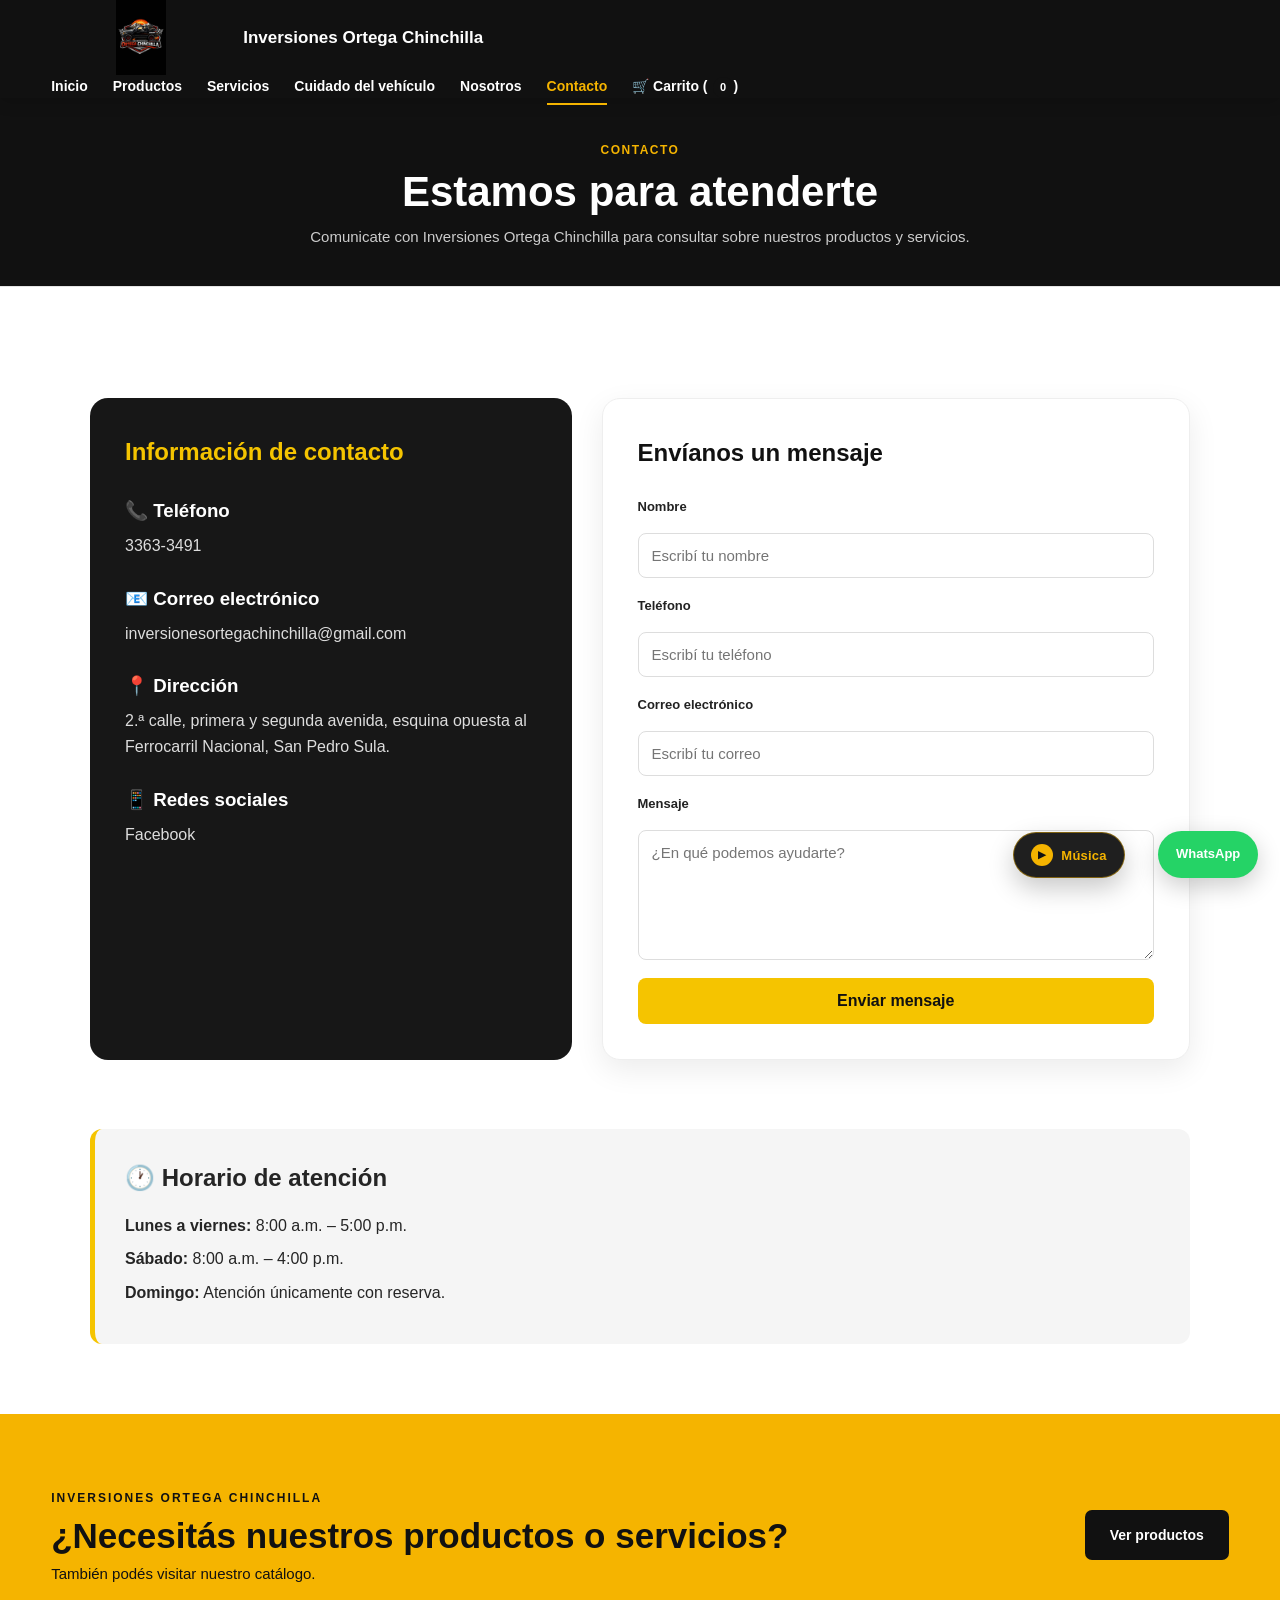
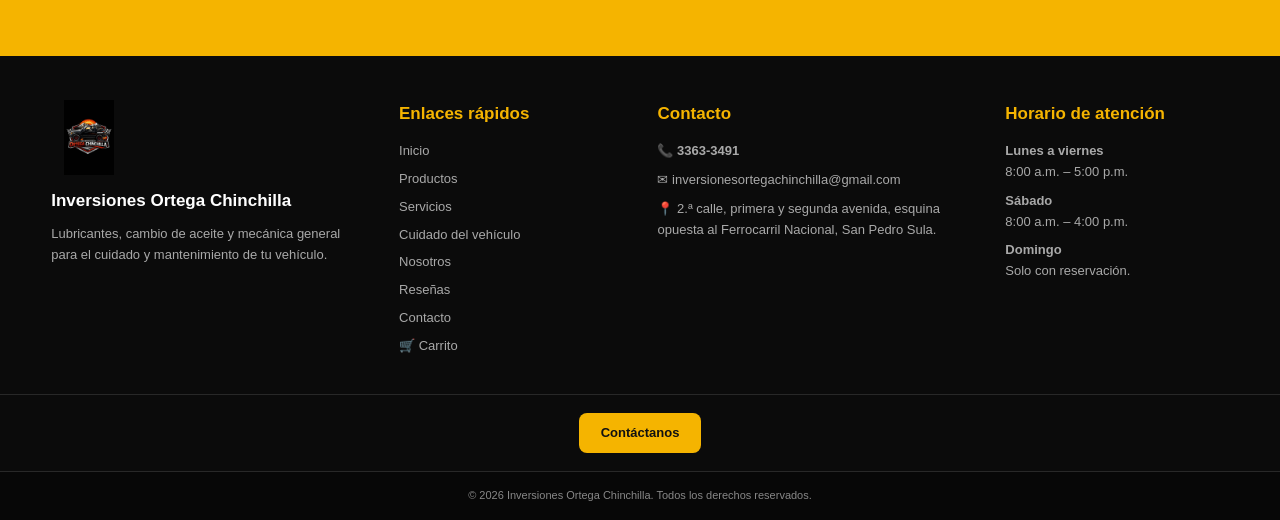
<file: contacto.html>
<!DOCTYPE html>
<html lang="es">

<head>
   <meta charset="UTF-8">
<meta name="viewport" content="width=device-width, initial-scale=1.0">

<meta name="description" content="Contactá a Inversiones Ortega Chinchilla en San Pedro Sula para consultar sobre productos, servicios, horarios y atención.">

<title>Contacto | Inversiones Ortega Chinchilla</title>
    <link rel="stylesheet" href="style.css">

    <link rel="canonical" href="https://yv9029524-coder.github.io/inversiones-ortega-chinchilla/contacto.html">
    <link rel="icon" type="image/jpeg" href="img/logo/logo.jpg">

    <meta property="og:type" content="website">
    <meta property="og:title" content="Contacto | Inversiones Ortega Chinchilla">
    <meta property="og:description" content="Contactá a Inversiones Ortega Chinchilla en San Pedro Sula para consultar sobre productos, servicios, horarios y atención.">
    <meta property="og:url" content="https://yv9029524-coder.github.io/inversiones-ortega-chinchilla/contacto.html">
    <meta property="og:image" content="https://yv9029524-coder.github.io/inversiones-ortega-chinchilla/img/logo/logo.jpg">
    <meta property="og:site_name" content="Inversiones Ortega Chinchilla">
    <meta property="og:locale" content="es_HN">

    <style>
        /* =========================================
           PÁGINA DE CONTACTO
        ========================================= */

        .contact-section {
            padding: 70px 20px;
            background: #ffffff;
        }

        .contact-grid {
            max-width: 1100px;
            margin: 40px auto 0;
            display: grid;
            grid-template-columns: 0.9fr 1.1fr;
            gap: 30px;
        }

        .contact-info {
            background: #171717;
            color: white;
            padding: 35px;
            border-radius: 18px;
        }

        .contact-info h2 {
            color: #f5c400;
            margin-bottom: 25px;
        }

        .contact-item {
            margin-bottom: 25px;
        }

        .contact-item h3 {
            margin-bottom: 7px;
        }

        .contact-item p {
            color: #ddd;
            line-height: 1.6;
            margin: 0;
        }

        .contact-form {
            background: white;
            padding: 35px;
            border-radius: 18px;
            box-shadow: 0 10px 30px rgba(0,0,0,0.08);
            border: 1px solid #eeeeee;
        }

        .contact-form h2 {
            margin-bottom: 25px;
            color: #111;
        }

        .form-group {
            margin-bottom: 18px;
        }

        .form-group label {
            display: block;
            margin-bottom: 7px;
            font-weight: 600;
            color: #222;
        }

        .form-group input,
        .form-group textarea {
            width: 100%;
            padding: 13px;
            border: 1px solid #ddd;
            border-radius: 8px;
            font-family: inherit;
            font-size: 15px;
            box-sizing: border-box;
            outline: none;
            transition: 0.3s ease;
        }

        .form-group input:focus,
        .form-group textarea:focus {
            border-color: #f5c400;
            box-shadow: 0 0 0 3px rgba(245,196,0,0.12);
        }

        .form-group textarea {
            min-height: 130px;
            resize: vertical;
        }

        .contact-form button {
            width: 100%;
            border: none;
            cursor: pointer;
            padding: 14px;
            border-radius: 8px;
            background: #f5c400;
            color: #111;
            font-size: 16px;
            font-weight: bold;
            transition: 0.3s ease;
        }

        .contact-form button:hover {
            background: #d99600;
            transform: translateY(-2px);
        }

        /* MENSAJE DE ÉXITO */

        .form-success {
            display: none;
            margin-top: 18px;
            padding: 14px;
            border-radius: 8px;
            background: #eaf8ee;
            color: #176b35;
            font-size: 14px;
            text-align: center;
            font-weight: 600;
        }

        .form-success.show {
            display: block;
        }

        .hours-section {
            padding: 0 20px 70px;
            background: #ffffff;
        }

        .hours-box {
            max-width: 1100px;
            margin: auto;
            background: #f5f5f5;
            border-left: 5px solid #f5c400;
            padding: 30px;
            border-radius: 12px;
        }

        .hours-box h2 {
            margin-bottom: 15px;
        }

        .hours-box p {
            margin: 8px 0;
        }


        /* =========================================
           RESPONSIVE
        ========================================= */

        @media (max-width: 800px) {

            .contact-grid {
                grid-template-columns: 1fr;
            }

            .contact-info,
            .contact-form {
                padding: 28px 22px;
            }

        }

        @media (max-width: 480px) {

            .contact-section {
                padding: 55px 15px;
            }

            .hours-section {
                padding: 0 15px 55px;
            }

            .contact-info h2,
            .contact-form h2 {
                font-size: 24px;
            }

        }
    </style>

</head>

<body>


<!-- =========================================
     ENCABEZADO
========================================= -->

<header class="header">

    <div class="container nav-container">

        <a href="index.html" class="logo">

            <img src="img/logo/logo.jpg"
                 alt="Inversiones Ortega Chinchilla">

            <span>Inversiones Ortega Chinchilla</span>

        </a>


        <button class="menu-toggle"
                id="menu-toggle"
                aria-label="Abrir menú">

            ☰

        </button>


        <nav class="nav">

            <a href="index.html">
                Inicio
            </a>

            <a href="productos.html">
                Productos
            </a>

            <a href="servicios.html">
                Servicios
            </a>
                    <a href="cuidado.html">Cuidado del vehículo</a>

            <a href="nosotros.html">
                Nosotros
            </a>

            <a href="contacto.html" class="active">
                Contacto
            </a>

            <a href="carrito.html">
                🛒 Carrito
                (<span id="cart-count">0</span>)
            </a>

        </nav>

    </div>

</header>


<main>


<!-- =========================================
     ENCABEZADO DE CONTACTO
========================================= -->

<section class="page-hero">

    <div class="container">

        <span class="section-tag">
            CONTACTO
        </span>

        <h1>
            Estamos para atenderte
        </h1>

        <p>
            Comunicate con Inversiones Ortega Chinchilla
            para consultar sobre nuestros productos y servicios.
        </p>

    </div>

</section>


<!-- =========================================
     INFORMACIÓN Y FORMULARIO
========================================= -->

<section class="contact-section">

    <div class="contact-grid">


        <!-- INFORMACIÓN -->

        <div class="contact-info">

            <h2>
                Información de contacto
            </h2>


            <div class="contact-item">

                <h3>
                    📞 Teléfono
                </h3>

                <p>
                    3363-3491
                </p>

            </div>


            <div class="contact-item">

                <h3>
                    📧 Correo electrónico
                </h3>

                <p>
                    inversionesortegachinchilla@gmail.com
                </p>

            </div>


            <div class="contact-item">

                <h3>
                    📍 Dirección
                </h3>

                <p>
                    2.ª calle, primera y segunda avenida,
                    esquina opuesta al Ferrocarril Nacional,
                    San Pedro Sula.
                </p>

            </div>


            <div class="contact-item">

                <h3>
                    📱 Redes sociales
                </h3>

                <p>
                    Facebook
                </p>

            </div>

        </div>


        <!-- FORMULARIO -->

        <div class="contact-form">

            <h2>
                Envíanos un mensaje
            </h2>


            <form id="contact-form"
                  action="https://formspree.io/f/xzebjkre"
                  method="POST">


                <div class="form-group">

                    <label for="nombre">
                        Nombre
                    </label>

                    <input
                        type="text"
                        id="nombre"
                        name="nombre"
                        placeholder="Escribí tu nombre"
                        required>

                </div>


                <div class="form-group">

                    <label for="telefono">
                        Teléfono
                    </label>

                    <input
                        type="tel"
                        id="telefono"
                        name="telefono"
                        placeholder="Escribí tu teléfono"
                        required>

                </div>


                <div class="form-group">

                    <label for="correo">
                        Correo electrónico
                    </label>

                    <input
                        type="email"
                        id="correo"
                        name="correo"
                        placeholder="Escribí tu correo"
                        required>

                </div>


                <div class="form-group">

                    <label for="mensaje">
                        Mensaje
                    </label>

                    <textarea
                        id="mensaje"
                        name="mensaje"
                        placeholder="¿En qué podemos ayudarte?"
                        required></textarea>

                </div>


                <button type="submit">
                    Enviar mensaje
                </button>

            </form>


            <!-- MENSAJE DESPUÉS DE ENVIAR -->

            <div id="form-success"
                 class="form-success">

                ✅ ¡Mensaje enviado correctamente!
                Gracias por comunicarte con nosotros.

            </div>

        </div>

    </div>

</section>


<!-- =========================================
     HORARIOS
========================================= -->

<section class="hours-section">

    <div class="hours-box">

        <h2>
            🕐 Horario de atención
        </h2>

        <p>
            <strong>Lunes a viernes:</strong>
            8:00 a.m. – 5:00 p.m.
        </p>

        <p>
            <strong>Sábado:</strong>
            8:00 a.m. – 4:00 p.m.
        </p>

        <p>
            <strong>Domingo:</strong>
            Atención únicamente con reserva.
        </p>

    </div>

</section>


<!-- =========================================
     CTA
========================================= -->

<section class="cta">

    <div class="container cta-content">

        <div>

            <span>
                INVERSIONES ORTEGA CHINCHILLA
            </span>

            <h2>
                ¿Necesitás nuestros productos o servicios?
            </h2>

            <p>
                También podés visitar nuestro catálogo.
            </p>

        </div>


        <a href="productos.html"
           class="btn btn-light">

            Ver productos

        </a>

    </div>

</section>


</main>


<!-- =========================================
     FOOTER
========================================= -->

<footer class="footer">

    <div class="container footer-grid">


        <div class="footer-column footer-about">

            <img src="img/logo/logo.jpg"
                 alt="Inversiones Ortega Chinchilla"
                 class="footer-logo">

            <h3>
                Inversiones Ortega Chinchilla
            </h3>

            <p>
                Lubricantes, cambio de aceite y mecánica general
                para el cuidado y mantenimiento de tu vehículo.
            </p>

        </div>


        <div class="footer-column">

            <h3>
                Enlaces rápidos
            </h3>

            <a href="index.html">
                Inicio
            </a>

            <a href="productos.html">
                Productos
            </a>

            <a href="servicios.html">
                Servicios
            </a>
            <a href="cuidado.html">Cuidado del vehículo</a>

            <a href="nosotros.html">
                Nosotros
            </a>

            <a href="resenas.html">Reseñas</a>

            <a href="contacto.html">
                Contacto
            </a>

            <a href="carrito.html">
                🛒 Carrito
            </a>

        </div>


        <div class="footer-column">

            <h3>
                Contacto
            </h3>

            <p>
                📞 <strong>3363-3491</strong>
            </p>

            <p>
                ✉ inversionesortegachinchilla@gmail.com
            </p>

            <p>
                📍 2.ª calle, primera y segunda avenida,
                esquina opuesta al Ferrocarril Nacional,
                San Pedro Sula.
            </p>

        </div>


        <div class="footer-column">

            <h3>
                Horario de atención
            </h3>

            <p>
                <strong>Lunes a viernes</strong><br>
                8:00 a.m. – 5:00 p.m.
            </p>

            <p>
                <strong>Sábado</strong><br>
                8:00 a.m. – 4:00 p.m.
            </p>

            <p>
                <strong>Domingo</strong><br>
                Solo con reservación.
            </p>

        </div>

    </div>


    <div class="footer-social">

        <a href="contacto.html">
            Contáctanos
        </a>

    </div>


    <div class="footer-bottom">

        <p>
            © 2026 Inversiones Ortega Chinchilla.
            Todos los derechos reservados.
        </p>

    </div>

</footer>


<!-- =========================================
     WHATSAPP
========================================= -->

<a href="https://wa.me/50496565644"
   class="whatsapp-button"
   aria-label="Contactar por WhatsApp">

    WhatsApp

</a>


<!-- =========================================
     SCRIPTS
========================================= -->

<script src="script.js"></script>


<script>

    const formulario = document.getElementById("contact-form");
    const mensajeExito = document.getElementById("form-success");

    formulario.addEventListener("submit", async function(event) {

        event.preventDefault();

        const boton = formulario.querySelector("button");

        boton.disabled = true;
        boton.textContent = "Enviando...";

        try {

            const respuesta = await fetch(formulario.action, {
                method: "POST",
                body: new FormData(formulario),
                headers: {
                    "Accept": "application/json"
                }
            });

            if (respuesta.ok) {

                formulario.reset();

                mensajeExito.classList.add("show");

                boton.textContent = "Mensaje enviado";

                setTimeout(function() {

                    mensajeExito.classList.remove("show");

                    boton.disabled = false;
                    boton.textContent = "Enviar mensaje";

                }, 5000);

            } else {

                alert("No se pudo enviar el mensaje. Intentá nuevamente.");

                boton.disabled = false;
                boton.textContent = "Enviar mensaje";

            }

        } catch (error) {

            alert("Ocurrió un error al enviar el mensaje. Revisá tu conexión e intentá nuevamente.");

            boton.disabled = false;
            boton.textContent = "Enviar mensaje";

        }

    });

</script>


</body>
</html>
</file>
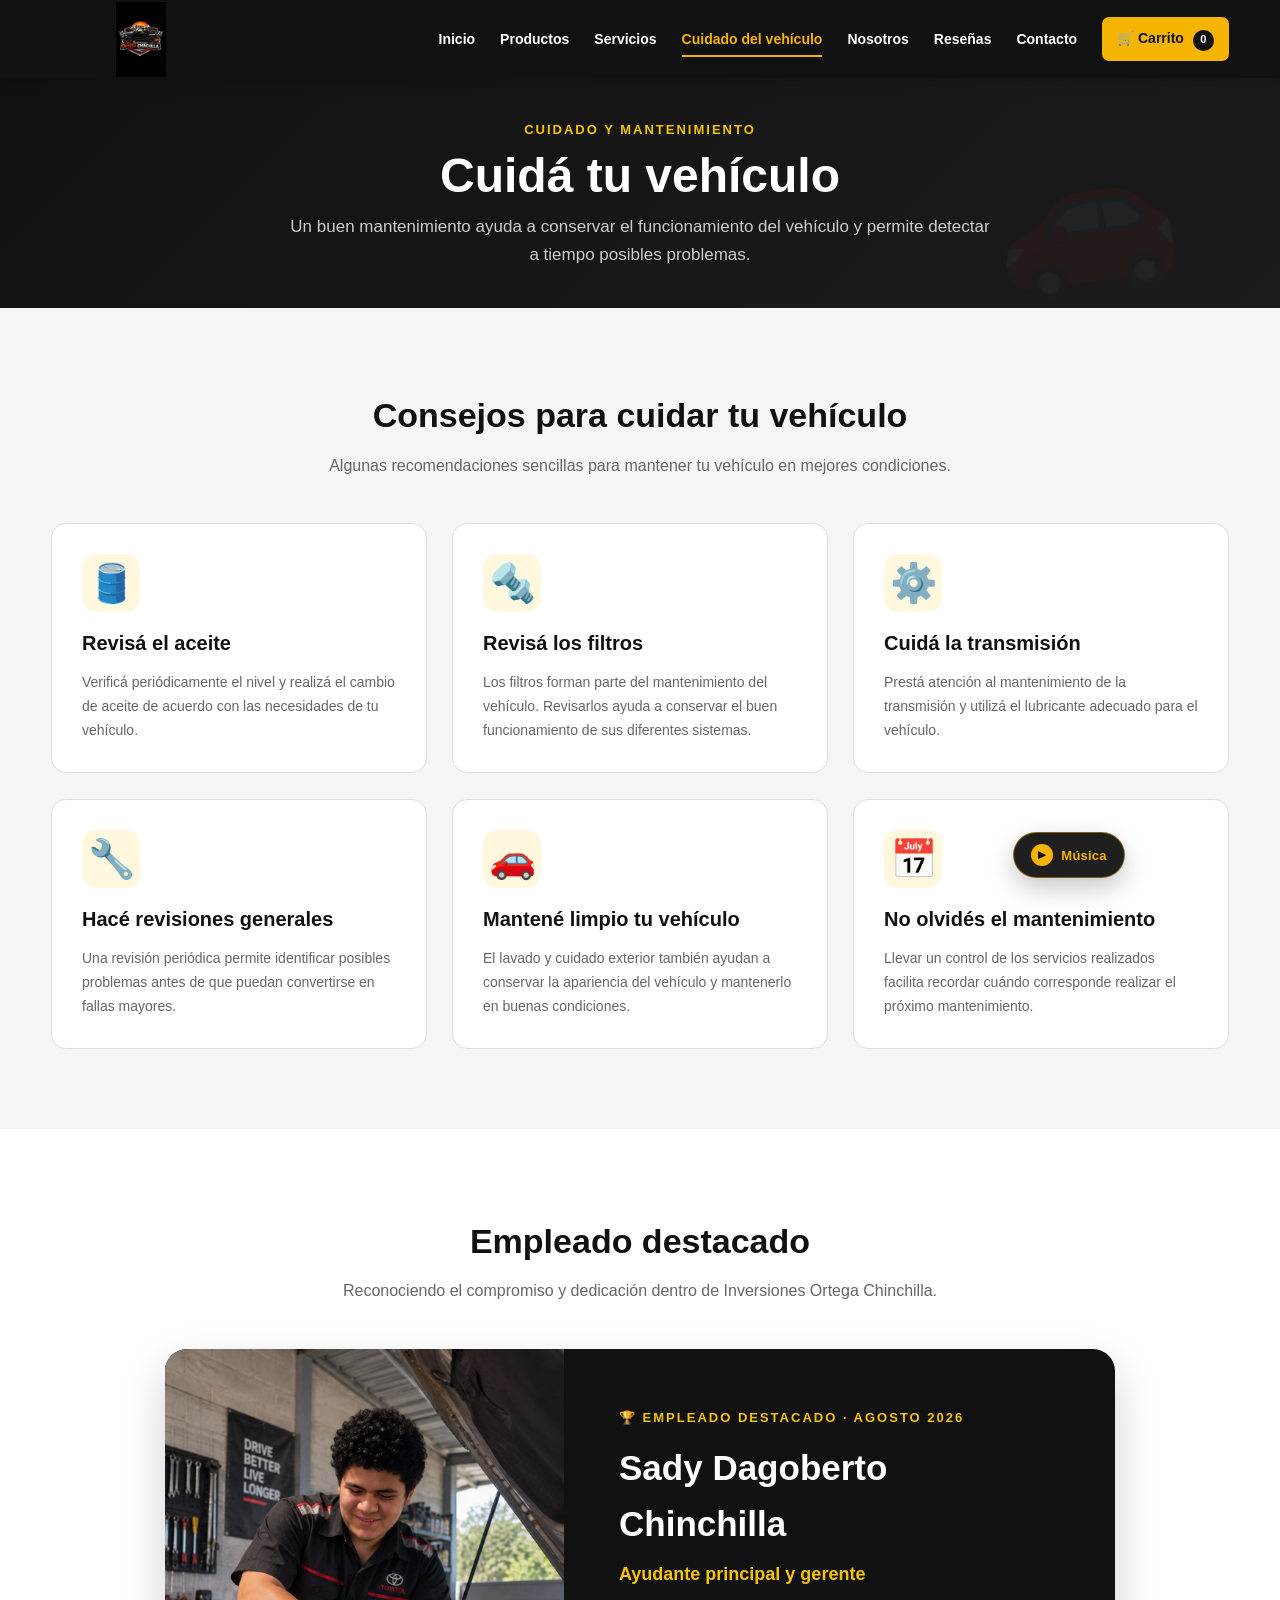
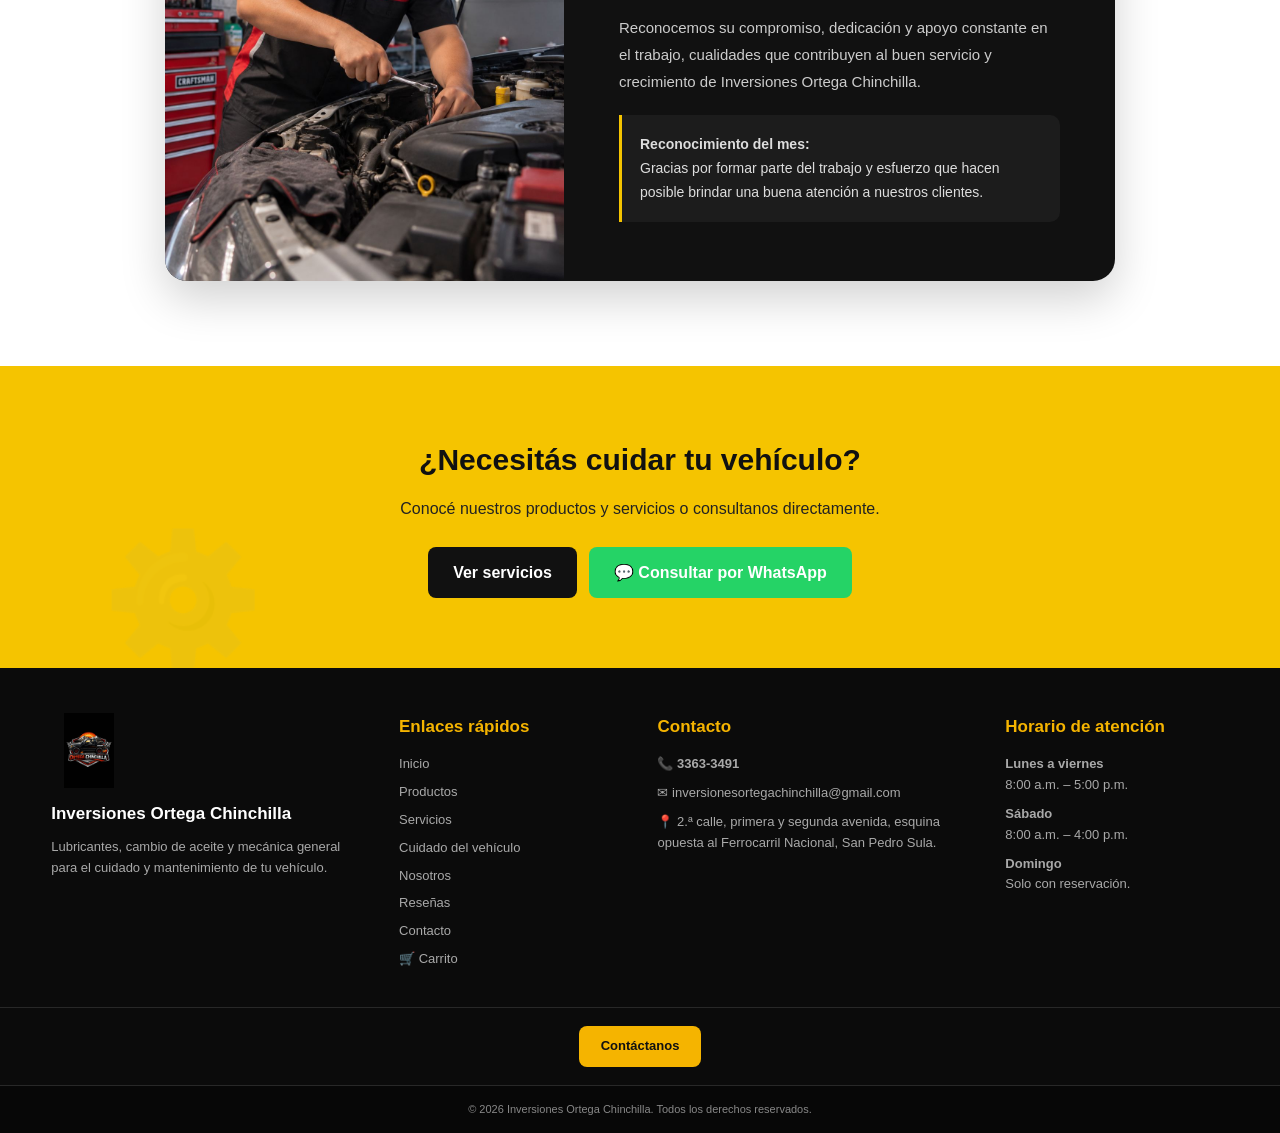
<file: cuidado.html>
<!DOCTYPE html>
<html lang="es">
<head>

    <meta charset="UTF-8">
    <meta name="viewport" content="width=device-width, initial-scale=1.0">

    <meta name="description" content="Encontrá consejos prácticos para el cuidado y mantenimiento de tu vehículo con Inversiones Ortega Chinchilla en San Pedro Sula.">

    <title>Cuidado del vehículo | Inversiones Ortega Chinchilla</title>
    <link rel="stylesheet" href="style.css">

    <link rel="canonical" href="https://yv9029524-coder.github.io/inversiones-ortega-chinchilla/cuidado.html">
    <link rel="icon" type="image/jpeg" href="img/logo/logo.jpg">

    <meta property="og:type" content="website">
    <meta property="og:title" content="Cuidado del vehículo | Inversiones Ortega Chinchilla">
    <meta property="og:description" content="Encontrá consejos prácticos para el cuidado y mantenimiento de tu vehículo con Inversiones Ortega Chinchilla en San Pedro Sula.">
    <meta property="og:url" content="https://yv9029524-coder.github.io/inversiones-ortega-chinchilla/cuidado.html">
    <meta property="og:image" content="https://yv9029524-coder.github.io/inversiones-ortega-chinchilla/img/logo/logo.jpg">
    <meta property="og:site_name" content="Inversiones Ortega Chinchilla">
    <meta property="og:locale" content="es_HN">

    <style>
        .care-hero {
            background: linear-gradient(135deg, #111 0%, #1c1c1c 100%);
            color: white;
            padding: 90px 20px;
            text-align: center;
        }

        .care-hero span {
            color: #f5c400;
            font-weight: 800;
            font-size: 13px;
            letter-spacing: 2px;
        }

        .care-hero h1 {
            font-size: 48px;
            margin: 15px 0;
        }

        .care-hero p {
            max-width: 700px;
            margin: auto;
            color: #ccc;
            font-size: 17px;
            line-height: 1.7;
        }

        .care-section {
            padding: 80px 0;
            background: #f5f5f5;
        }

        .care-title {
            text-align: center;
            margin-bottom: 45px;
        }

        .care-title h2 {
            font-size: 34px;
            margin-bottom: 10px;
            color: #111;
        }

        .care-title p {
            color: #666;
            max-width: 650px;
            margin: auto;
        }

        .care-grid {
            display: grid;
            grid-template-columns: repeat(3, 1fr);
            gap: 25px;
        }

        .care-card {
            background: white;
            border-radius: 15px;
            padding: 30px;
            border: 1px solid #ddd;
            transition: .3s ease;
        }

        .care-card:hover {
            transform: translateY(-7px);
            box-shadow: 0 15px 35px rgba(0,0,0,.12);
        }

        .care-icon {
            font-size: 38px;
            margin-bottom: 15px;
        }

        .care-card h3 {
            color: #111;
            margin-bottom: 12px;
            font-size: 20px;
        }

        .care-card p {
            color: #666;
            font-size: 14px;
            line-height: 1.7;
        }

        .employee-section {
            padding: 85px 0;
            background: white;
        }

        .employee-box {
            max-width: 950px;
            margin: auto;
            background: #111;
            border-radius: 22px;
            overflow: hidden;
            display: grid;
            grid-template-columns: 42% 58%;
            box-shadow: 0 18px 45px rgba(0,0,0,.18);
        }

        .employee-image {
            min-height: 500px;
            background: #222;
        }

        .employee-image img {
            width: 100%;
            height: 100%;
            display: block;
            object-fit: cover;
            object-position: center;
        }

        .employee-info {
            padding: 55px;
            display: flex;
            flex-direction: column;
            justify-content: center;
        }

        .employee-label {
            color: #f5c400;
            font-size: 13px;
            font-weight: 900;
            letter-spacing: 2px;
            text-transform: uppercase;
            margin-bottom: 12px;
        }

        .employee-info h2 {
            color: white;
            font-size: 35px;
            margin-bottom: 8px;
        }

        .employee-info h3 {
            color: #f5c400;
            font-size: 18px;
            margin-bottom: 25px;
        }

        .employee-info p {
            color: #ccc;
            line-height: 1.8;
            font-size: 15px;
        }

        .employee-message {
            margin-top: 20px;
            padding: 18px;
            border-left: 3px solid #f5c400;
            background: #1c1c1c;
            color: #ddd;
            font-size: 14px;
            line-height: 1.7;
        }

        .care-cta {
            padding: 70px 20px;
            background: #f5c400;
            text-align: center;
        }

        .care-cta h2 {
            color: #111;
            font-size: 30px;
            margin-bottom: 12px;
        }

        .care-cta p {
            color: #222;
            margin-bottom: 25px;
        }

        .care-cta a {
            display: inline-block;
            background: #111;
            color: white;
            padding: 13px 25px;
            border-radius: 8px;
            text-decoration: none;
            font-weight: 800;
            transition: .3s ease;
        }

        .care-cta a:hover {
            transform: translateY(-3px);
        }

        .care-cta-buttons {
            display: flex;
            justify-content: center;
            align-items: center;
            flex-wrap: wrap;
            gap: 12px;
            position: relative;
            z-index: 2;
        }

        .care-cta-buttons a {
            margin: 0;
        }

        .care-cta-buttons .care-cta-whatsapp {
            background: #25d366;
        }

        .care-cta-buttons .care-cta-whatsapp:hover {
            background: #1fbd5a;
        }

        /* =========================================
           MEJORAS VISUALES
        ========================================= */

        .care-hero {
            position: relative;
            overflow: hidden;
        }

        .care-hero::before {
            content: "🚗";
            position: absolute;
            right: 8%;
            bottom: -25px;
            font-size: 150px;
            opacity: .045;
            transform: rotate(-8deg);
            pointer-events: none;
        }

        .care-hero h1,
        .care-hero p,
        .care-hero span {
            position: relative;
            z-index: 1;
        }

        .care-card {
            position: relative;
            overflow: hidden;
        }

        .care-card::after {
            content: "";
            position: absolute;
            left: 0;
            bottom: 0;
            width: 0;
            height: 3px;
            background: #f5c400;
            transition: width .35s ease;
        }

        .care-card:hover::after {
            width: 100%;
        }

        .care-icon {
            display: inline-flex;
            width: 58px;
            height: 58px;
            align-items: center;
            justify-content: center;
            border-radius: 14px;
            background: #fff8df;
            transition: transform .35s ease;
        }

        .care-card:hover .care-icon {
            transform: scale(1.08) rotate(-3deg);
        }

        .employee-box {
            position: relative;
            transition: transform .35s ease, box-shadow .35s ease;
        }

        .employee-box:hover {
            transform: translateY(-5px);
            box-shadow: 0 24px 55px rgba(0,0,0,.22);
        }

        .employee-image {
            overflow: hidden;
        }

        .employee-image img {
            transition: transform .7s ease;
        }

        .employee-box:hover .employee-image img {
            transform: scale(1.04);
        }

        .employee-message {
            border-radius: 0 10px 10px 0;
        }

        .care-cta {
            position: relative;
            overflow: hidden;
        }

        .care-cta::before {
            content: "⚙️";
            position: absolute;
            left: 8%;
            bottom: -35px;
            font-size: 130px;
            opacity: .06;
            pointer-events: none;
        }

        .care-cta .container {
            position: relative;
            z-index: 1;
        }

        @media (max-width: 850px) {

            .care-grid {
                grid-template-columns: 1fr;
            }

            .employee-box {
                grid-template-columns: 1fr;
            }

            .employee-image {
                min-height: 400px;
            }

            .employee-info {
                padding: 40px 25px;
            }

            .care-hero h1 {
                font-size: 38px;
            }
        }

        @media (max-width: 600px) {

            .care-section,
            .employee-section {
                padding: 60px 20px;
            }

            .employee-image {
                min-height: 350px;
            }

            .employee-info h2 {
                font-size: 28px;
            }
        }
    </style>

</head>

<body>

<header class="header">

    <div class="container header-content">

        <a href="index.html" class="logo">

            <img src="img/logo/logo.jpg"
                 alt="Inversiones Ortega Chinchilla">

        </a>

        <button class="menu-toggle"
                id="menu-toggle">

            ☰

        </button>

        <nav class="nav">

            <a href="index.html">
                Inicio
            </a>

            <a href="productos.html">
                Productos
            </a>

            <a href="servicios.html">
                Servicios
            </a>

            <a href="cuidado.html">
                Cuidado del vehículo
            </a>

            <a href="nosotros.html">
                Nosotros
            </a>

            <a href="resenas.html">
                Reseñas
            </a>

            <a href="contacto.html">
                Contacto
            </a>

            <a href="carrito.html"
               class="cart-link">

                🛒 Carrito

                <span id="cart-count">
                    0
                </span>

            </a>

        </nav>

    </div>

</header>

<main>

    <!-- PRESENTACIÓN -->

    <section class="care-hero">

        <div class="container">

            <span>
                CUIDADO Y MANTENIMIENTO
            </span>

            <h1>
                Cuidá tu vehículo
            </h1>

            <p>
                Un buen mantenimiento ayuda a conservar el funcionamiento
                del vehículo y permite detectar a tiempo posibles problemas.
            </p>

        </div>

    </section>

    <!-- CONSEJOS -->

    <section class="care-section">

        <div class="container">

            <div class="care-title">

                <h2>
                    Consejos para cuidar tu vehículo
                </h2>

                <p>
                    Algunas recomendaciones sencillas para mantener tu vehículo
                    en mejores condiciones.
                </p>

            </div>

            <div class="care-grid">

                <article class="care-card">

                    <div class="care-icon">
                        🛢️
                    </div>

                    <h3>
                        Revisá el aceite
                    </h3>

                    <p>
                        Verificá periódicamente el nivel y realizá el cambio
                        de aceite de acuerdo con las necesidades de tu vehículo.
                    </p>

                </article>

                <article class="care-card">

                    <div class="care-icon">
                        🔩
                    </div>

                    <h3>
                        Revisá los filtros
                    </h3>

                    <p>
                        Los filtros forman parte del mantenimiento del vehículo.
                        Revisarlos ayuda a conservar el buen funcionamiento de
                        sus diferentes sistemas.
                    </p>

                </article>

                <article class="care-card">

                    <div class="care-icon">
                        ⚙️
                    </div>

                    <h3>
                        Cuidá la transmisión
                    </h3>

                    <p>
                        Prestá atención al mantenimiento de la transmisión y
                        utilizá el lubricante adecuado para el vehículo.
                    </p>

                </article>

                <article class="care-card">

                    <div class="care-icon">
                        🔧
                    </div>

                    <h3>
                        Hacé revisiones generales
                    </h3>

                    <p>
                        Una revisión periódica permite identificar posibles
                        problemas antes de que puedan convertirse en fallas
                        mayores.
                    </p>

                </article>

                <article class="care-card">

                    <div class="care-icon">
                        🚗
                    </div>

                    <h3>
                        Mantené limpio tu vehículo
                    </h3>

                    <p>
                        El lavado y cuidado exterior también ayudan a conservar
                        la apariencia del vehículo y mantenerlo en buenas
                        condiciones.
                    </p>

                </article>

                <article class="care-card">

                    <div class="care-icon">
                        📅
                    </div>

                    <h3>
                        No olvidés el mantenimiento
                    </h3>

                    <p>
                        Llevar un control de los servicios realizados facilita
                        recordar cuándo corresponde realizar el próximo
                        mantenimiento.
                    </p>

                </article>

            </div>

        </div>

    </section>

    <!-- EMPLEADO DESTACADO -->

    <section class="employee-section">

        <div class="container">

            <div class="care-title">

                <h2>
                    Empleado destacado
                </h2>

                <p>
                    Reconociendo el compromiso y dedicación dentro de
                    Inversiones Ortega Chinchilla.
                </p>

            </div>

            <div class="employee-box">

                <div class="employee-image">

                    <img
                        src="img/empleado/sady-dagoberto.jpg"
                        alt="Sady Dagoberto Chinchilla"
                    >

                </div>

                <div class="employee-info">

                    <div class="employee-label">
                        🏆 Empleado destacado · Agosto 2026
                    </div>

                    <h2>
                        Sady Dagoberto Chinchilla
                    </h2>

                    <h3>
                        Ayudante principal y gerente
                    </h3>

                    <p>
                        Reconocemos su compromiso, dedicación y apoyo constante
                        en el trabajo, cualidades que contribuyen al buen
                        servicio y crecimiento de Inversiones Ortega Chinchilla.
                    </p>

                    <div class="employee-message">

                        <strong>
                            Reconocimiento del mes:
                        </strong>

                        <br>

                        Gracias por formar parte del trabajo y esfuerzo que
                        hacen posible brindar una buena atención a nuestros
                        clientes.

                    </div>

                </div>

            </div>

        </div>

    </section>

    <!-- CTA -->

    <section class="care-cta">

        <div class="container">

            <h2>
                ¿Necesitás cuidar tu vehículo?
            </h2>

            <p>
                Conocé nuestros productos y servicios o consultanos directamente.
            </p>

            <div class="care-cta-buttons">

                <a href="servicios.html">
                    Ver servicios
                </a>

                <a
                    href="https://wa.me/50496565644?text=Hola%2C%20quisiera%20consultar%20sobre%20el%20cuidado%20y%20mantenimiento%20de%20mi%20veh%C3%ADculo."
                    target="_blank"
                    rel="noopener noreferrer"
                    class="care-cta-whatsapp"
                >
                    💬 Consultar por WhatsApp
                </a>

            </div>

        </div>

    </section>

</main>

<!-- FOOTER -->

<footer class="footer">

    <div class="container footer-grid">

        <div class="footer-column footer-about">

            <img
                src="img/logo/logo.jpg"
                alt="Inversiones Ortega Chinchilla"
                class="footer-logo"
            >

            <h3>
                Inversiones Ortega Chinchilla
            </h3>

            <p>
                Lubricantes, cambio de aceite y mecánica general para el
                cuidado y mantenimiento de tu vehículo.
            </p>

        </div>

        <div class="footer-column">

            <h3>
                Enlaces rápidos
            </h3>

            <a href="index.html">
                Inicio
            </a>

            <a href="productos.html">
                Productos
            </a>

            <a href="servicios.html">
                Servicios
            </a>

            <a href="cuidado.html">
                Cuidado del vehículo
            </a>

            <a href="nosotros.html">
                Nosotros
            </a>

            <a href="resenas.html">
                Reseñas
            </a>

            <a href="contacto.html">
                Contacto
            </a>

            <a href="carrito.html">
                🛒 Carrito
            </a>

        </div>

        <div class="footer-column">

            <h3>
                Contacto
            </h3>

            <p>
                📞 <strong>3363-3491</strong>
            </p>

            <p>
                ✉ inversionesortegachinchilla@gmail.com
            </p>

            <p>
                📍 2.ª calle, primera y segunda avenida, esquina opuesta
                al Ferrocarril Nacional, San Pedro Sula.
            </p>

        </div>

        <div class="footer-column">

            <h3>
                Horario de atención
            </h3>

            <p>
                <strong>Lunes a viernes</strong><br>
                8:00 a.m. – 5:00 p.m.
            </p>

            <p>
                <strong>Sábado</strong><br>
                8:00 a.m. – 4:00 p.m.
            </p>

            <p>
                <strong>Domingo</strong><br>
                Solo con reservación.
            </p>

        </div>

    </div>

    <div class="footer-social">

        <a href="contacto.html">
            Contáctanos
        </a>

    </div>

    <div class="footer-bottom">

        <p>
            © 2026 Inversiones Ortega Chinchilla. Todos los derechos reservados.
        </p>

    </div>

</footer>

<script src="script.js"></script>

</body>

</html>
</file>
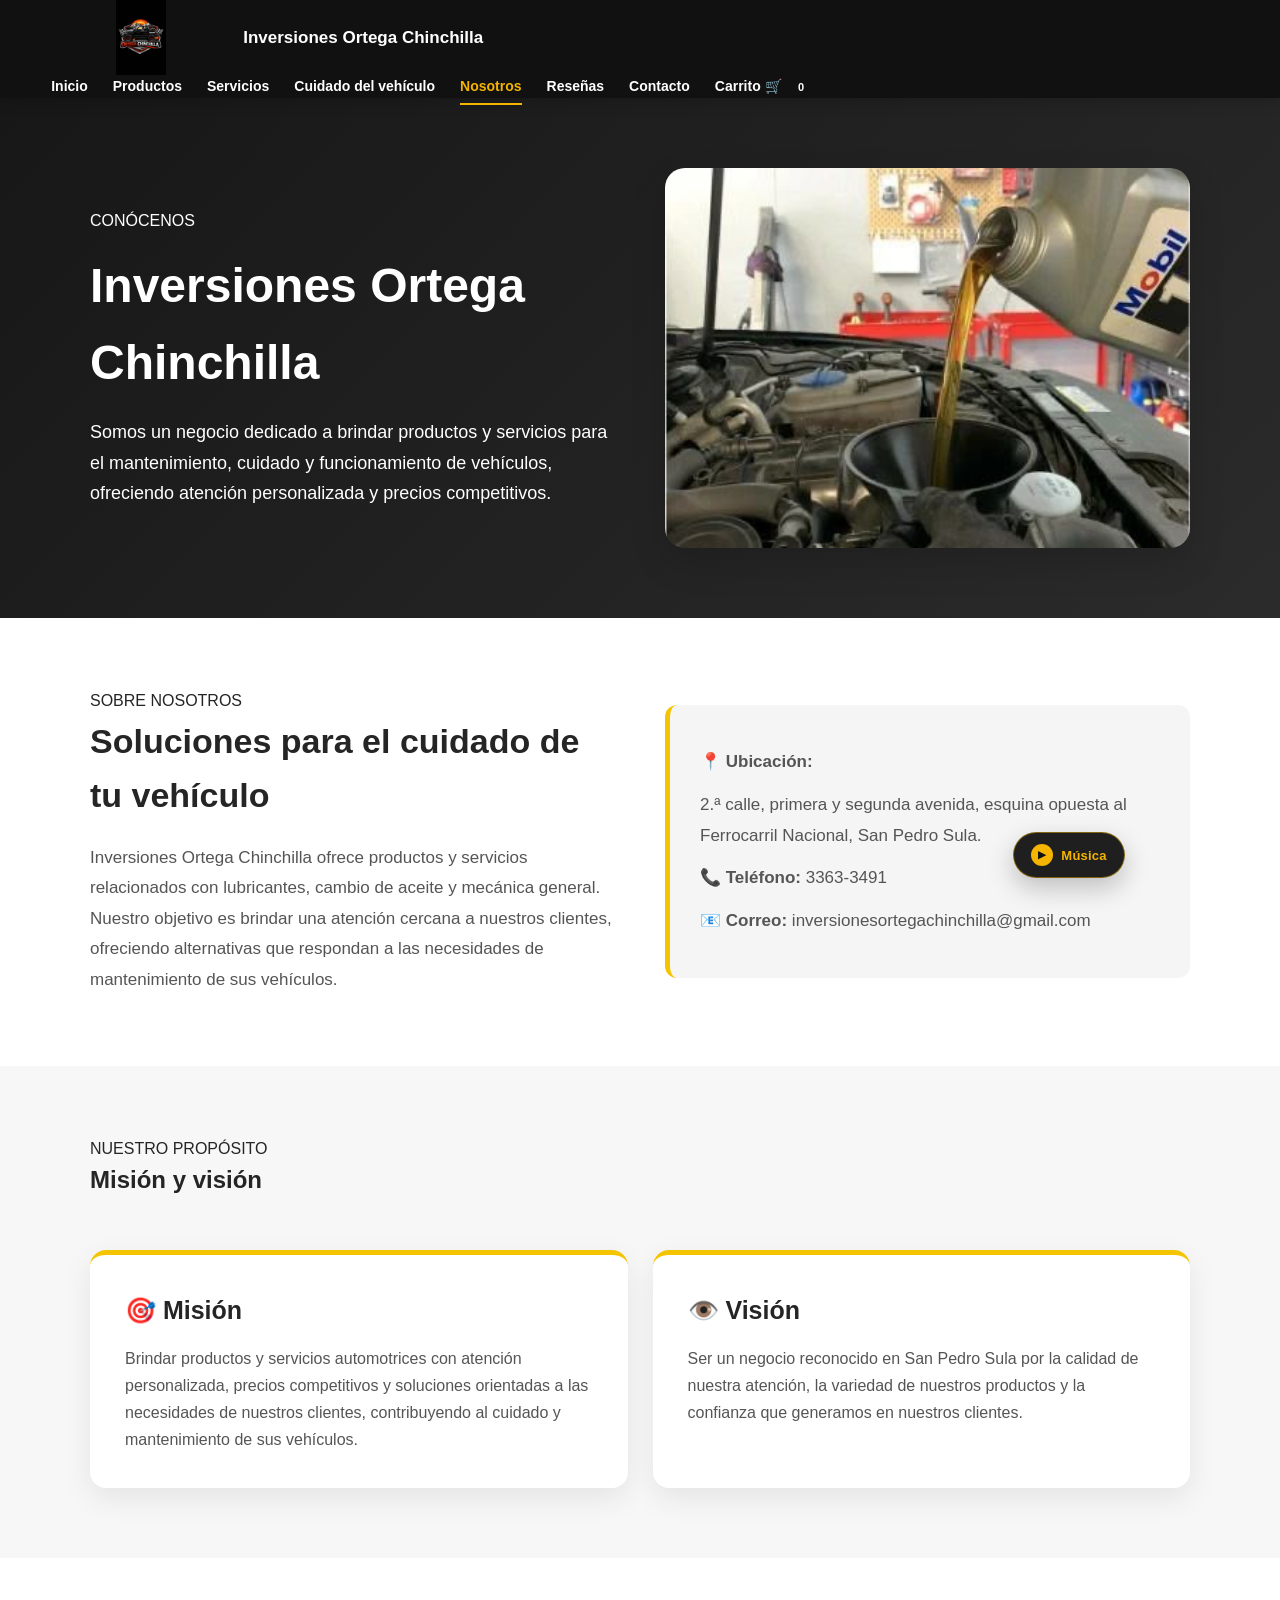
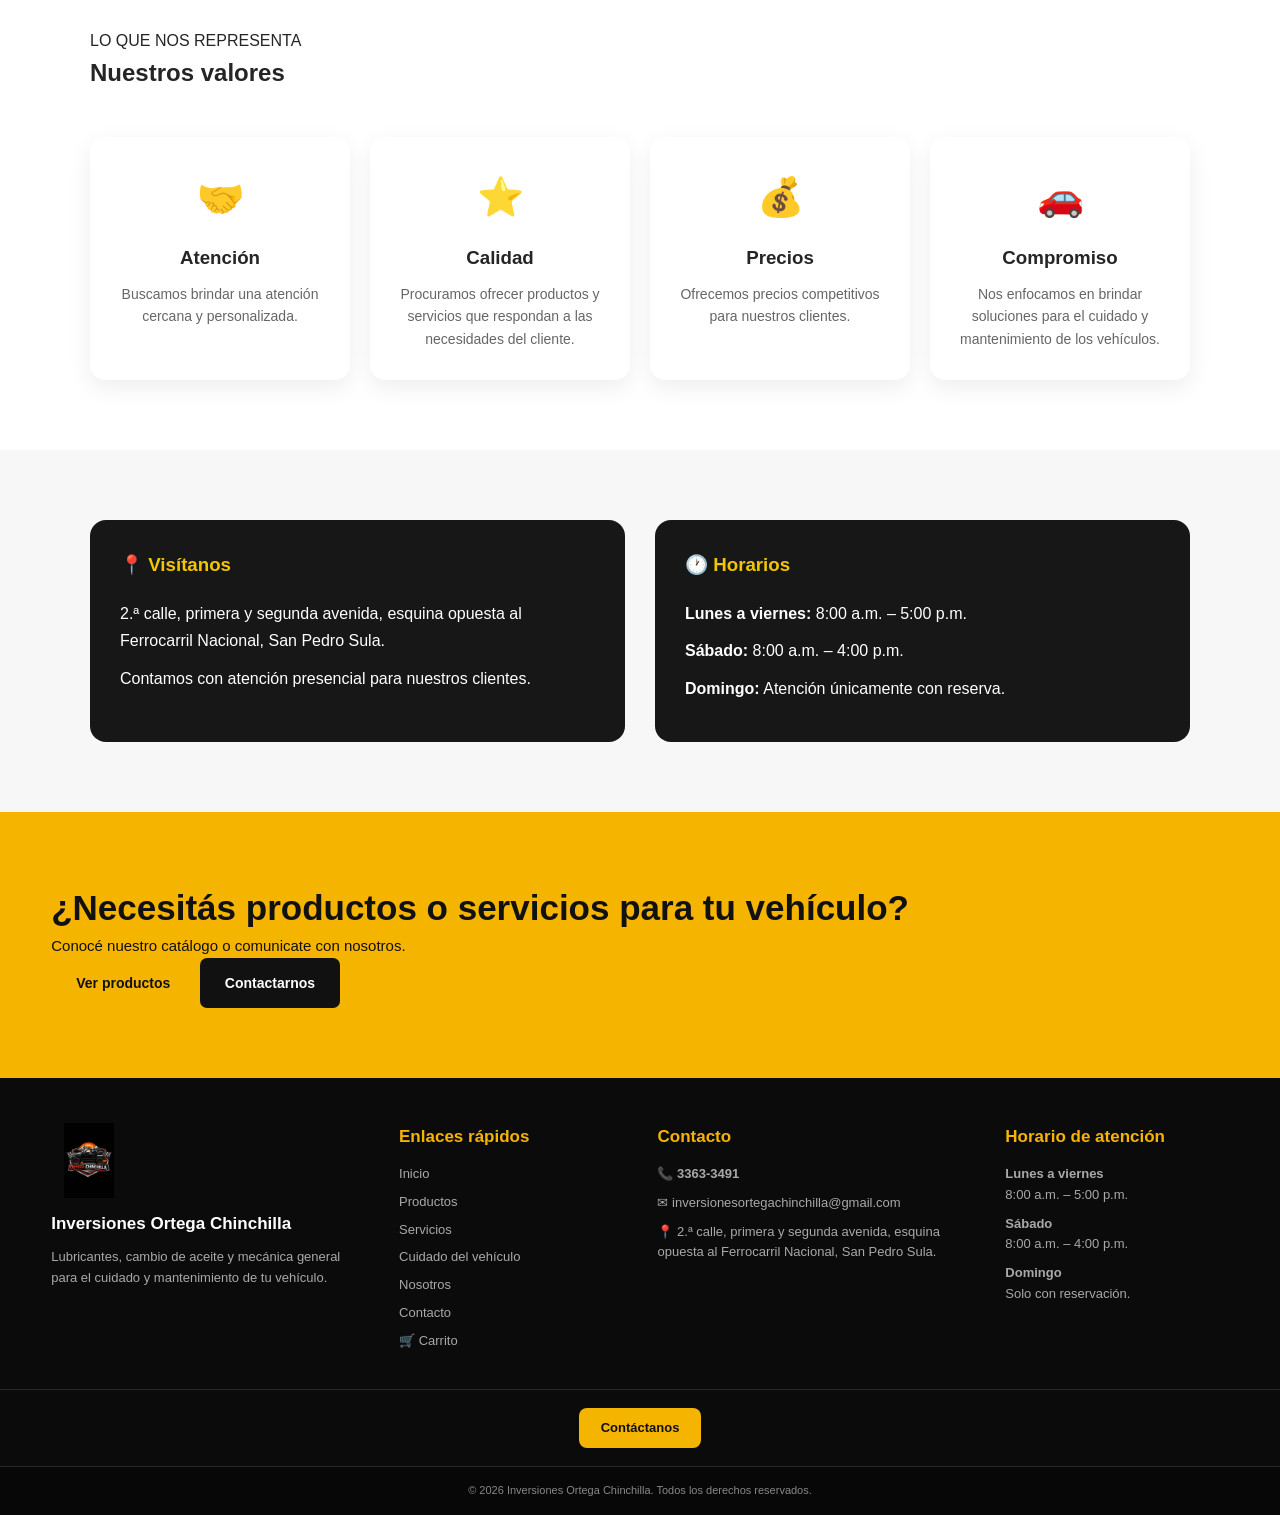
<file: nosotros.html>
<!DOCTYPE html>
<html lang="es">
<head>
    <meta charset="UTF-8">
    <meta name="viewport" content="width=device-width, initial-scale=1.0">

    <meta name="description" content="Conocé Inversiones Ortega Chinchilla, empresa dedicada a lubricantes, cambio de aceite y mecánica general en San Pedro Sula.">

    <title>Nosotros | Inversiones Ortega Chinchilla</title>

    <link rel="stylesheet" href="style.css">

    <link rel="canonical" href="https://yv9029524-coder.github.io/inversiones-ortega-chinchilla/nosotros.html">
    <link rel="icon" type="image/jpeg" href="img/logo/logo.jpg">

    <meta property="og:type" content="website">
    <meta property="og:title" content="Nosotros | Inversiones Ortega Chinchilla">
    <meta property="og:description" content="Conocé Inversiones Ortega Chinchilla, empresa dedicada a lubricantes, cambio de aceite y mecánica general en San Pedro Sula.">
    <meta property="og:url" content="https://yv9029524-coder.github.io/inversiones-ortega-chinchilla/nosotros.html">
    <meta property="og:image" content="https://yv9029524-coder.github.io/inversiones-ortega-chinchilla/img/logo/logo.jpg">
    <meta property="og:site_name" content="Inversiones Ortega Chinchilla">
    <meta property="og:locale" content="es_HN">

    <style>
        /* =========================================
           PÁGINA NOSOTROS
        ========================================= */

        .about-hero {
            padding: 70px 20px;
            background: linear-gradient(135deg, #171717, #2b2b2b);
            color: white;
        }

        .about-hero-content {
            max-width: 1100px;
            margin: auto;
            display: grid;
            grid-template-columns: 1fr 1fr;
            gap: 50px;
            align-items: center;
        }

        .about-hero h1 {
            font-size: 48px;
            margin: 15px 0;
        }

        .about-hero p {
            font-size: 18px;
            line-height: 1.7;
        }

        .about-photo-box {
            height: 380px;
            border-radius: 20px;
            overflow: hidden;
            box-shadow: 0 15px 35px rgba(0,0,0,0.15);
        }

        .about-photo-box img {
            width: 100%;
            height: 100%;
            object-fit: cover;
            display: block;
        }

        .about-section {
            padding: 70px 20px;
        }

        .about-content {
            max-width: 1100px;
            margin: auto;
        }

        .about-intro {
            display: grid;
            grid-template-columns: 1fr 1fr;
            gap: 50px;
            align-items: center;
        }

        .about-intro h2 {
            font-size: 34px;
            margin-bottom: 20px;
        }

        .about-intro p {
            line-height: 1.8;
            color: #555;
            font-size: 17px;
        }

        .about-info-box {
            background: #f5f5f5;
            border-left: 5px solid #f5c400;
            padding: 30px;
            border-radius: 12px;
        }

        .about-info-box p {
            margin: 12px 0;
        }

        .mission-grid {
            max-width: 1100px;
            margin: 50px auto 0;
            display: grid;
            grid-template-columns: 1fr 1fr;
            gap: 25px;
        }

        .mission-card {
            padding: 35px;
            border-radius: 16px;
            background: white;
            box-shadow: 0 10px 30px rgba(0,0,0,0.08);
            border-top: 5px solid #f5c400;
        }

        .mission-card h3 {
            font-size: 25px;
            margin-bottom: 15px;
        }

        .mission-card p {
            line-height: 1.7;
            color: #555;
        }

        .values-section {
            background: #f7f7f7;
        }

        .values-grid {
            max-width: 1100px;
            margin: 45px auto 0;
            display: grid;
            grid-template-columns: repeat(4, 1fr);
            gap: 20px;
        }

        .value-card {
            background: white;
            padding: 30px 20px;
            text-align: center;
            border-radius: 15px;
            box-shadow: 0 8px 25px rgba(0,0,0,0.07);
        }

        .value-icon {
            font-size: 38px;
            margin-bottom: 15px;
        }

        .value-card h3 {
            margin-bottom: 10px;
        }

        .value-card p {
            color: #666;
            line-height: 1.6;
            font-size: 14px;
        }

        .location-box {
            max-width: 1100px;
            margin: auto;
            display: grid;
            grid-template-columns: 1fr 1fr;
            gap: 30px;
        }

        .location-card {
            padding: 30px;
            background: #171717;
            color: white;
            border-radius: 16px;
        }

        .location-card h3 {
            color: #f5c400;
            margin-bottom: 20px;
        }

        .location-card p {
            line-height: 1.7;
            margin: 10px 0;
        }

        /* =========================================
           RESPONSIVE
        ========================================= */

        @media (max-width: 800px) {

            .about-hero-content,
            .about-intro,
            .mission-grid,
            .location-box {
                grid-template-columns: 1fr;
            }

            .values-grid {
                grid-template-columns: 1fr 1fr;
            }

            .about-hero h1 {
                font-size: 36px;
            }

            .about-photo-box {
                height: 320px;
            }
        }

        @media (max-width: 500px) {

            .values-grid {
                grid-template-columns: 1fr;
            }

            .about-hero {
                padding: 50px 20px;
            }

            .about-hero h1 {
                font-size: 32px;
            }

            .about-hero p {
                font-size: 16px;
            }

            .about-photo-box {
                height: 280px;
            }
        }
    </style>
</head>

<body>

<!-- =========================================
     ENCABEZADO
========================================= -->

<header class="header">

    <div class="container nav-container">

        <a href="index.html" class="logo">

            <img src="img/logo/logo.jpg"
                 alt="Inversiones Ortega Chinchilla">

            <span>Inversiones Ortega Chinchilla</span>

        </a>

        <button class="menu-toggle" id="menu-toggle">
            ☰
        </button>

        <nav class="nav">

            <a href="index.html">
                Inicio
            </a>

            <a href="productos.html">
                Productos
            </a>

            <a href="servicios.html">
                Servicios
            </a>

            <a href="cuidado.html">
                Cuidado del vehículo
            </a>

            <a href="nosotros.html" class="active">
                Nosotros
            </a>

            <a href="resenas.html">
                Reseñas
            </a>

            <a href="contacto.html">
                Contacto
            </a>

            <a href="carrito.html">
                Carrito 🛒
                <span id="cart-count">0</span>
            </a>

        </nav>

    </div>

</header>


<main>

<!-- =========================================
     HERO
========================================= -->

<section class="about-hero">

    <div class="about-hero-content">

        <div>

            <span class="section-tag">
                CONÓCENOS
            </span>

            <h1>
                Inversiones Ortega Chinchilla
            </h1>

            <p>
                Somos un negocio dedicado a brindar productos y servicios
                para el mantenimiento, cuidado y funcionamiento de vehículos,
                ofreciendo atención personalizada y precios competitivos.
            </p>

        </div>

        <div class="about-photo-box">

            <img src="img/servicios/cambio-aceite.jpg"
                 alt="Servicio de cambio de aceite">

        </div>

    </div>

</section>


<!-- =========================================
     SOBRE NOSOTROS
========================================= -->

<section class="about-section">

    <div class="about-content">

        <div class="about-intro">

            <div>

                <span class="section-tag">
                    SOBRE NOSOTROS
                </span>

                <h2>
                    Soluciones para el cuidado de tu vehículo
                </h2>

                <p>
                    Inversiones Ortega Chinchilla ofrece productos y servicios
                    relacionados con lubricantes, cambio de aceite y mecánica
                    general.
                </p>

                <p>
                    Nuestro objetivo es brindar una atención cercana a nuestros
                    clientes, ofreciendo alternativas que respondan a las
                    necesidades de mantenimiento de sus vehículos.
                </p>

            </div>

            <div class="about-info-box">

                <p>
                    <strong>📍 Ubicación:</strong>
                </p>

                <p>
                    2.ª calle, primera y segunda avenida,
                    esquina opuesta al Ferrocarril Nacional,
                    San Pedro Sula.
                </p>

                <p>
                    <strong>📞 Teléfono:</strong>
                    3363-3491
                </p>

                <p>
                    <strong>📧 Correo:</strong>
                    inversionesortegachinchilla@gmail.com
                </p>

            </div>

        </div>

    </div>

</section>


<!-- =========================================
     MISIÓN Y VISIÓN
========================================= -->

<section class="about-section values-section">

    <div class="about-content">

        <div class="section-heading">

            <span class="section-tag">
                NUESTRO PROPÓSITO
            </span>

            <h2>
                Misión y visión
            </h2>

        </div>

        <div class="mission-grid">

            <article class="mission-card">

                <h3>
                    🎯 Misión
                </h3>

                <p>
                    Brindar productos y servicios automotrices con atención
                    personalizada, precios competitivos y soluciones
                    orientadas a las necesidades de nuestros clientes,
                    contribuyendo al cuidado y mantenimiento de sus vehículos.
                </p>

            </article>

            <article class="mission-card">

                <h3>
                    👁️ Visión
                </h3>

                <p>
                    Ser un negocio reconocido en San Pedro Sula por la
                    calidad de nuestra atención, la variedad de nuestros
                    productos y la confianza que generamos en nuestros clientes.
                </p>

            </article>

        </div>

    </div>

</section>


<!-- =========================================
     VALORES
========================================= -->

<section class="about-section">

    <div class="about-content">

        <div class="section-heading">

            <span class="section-tag">
                LO QUE NOS REPRESENTA
            </span>

            <h2>
                Nuestros valores
            </h2>

        </div>

        <div class="values-grid">

            <article class="value-card">

                <div class="value-icon">
                    🤝
                </div>

                <h3>
                    Atención
                </h3>

                <p>
                    Buscamos brindar una atención cercana y personalizada.
                </p>

            </article>


            <article class="value-card">

                <div class="value-icon">
                    ⭐
                </div>

                <h3>
                    Calidad
                </h3>

                <p>
                    Procuramos ofrecer productos y servicios que respondan
                    a las necesidades del cliente.
                </p>

            </article>


            <article class="value-card">

                <div class="value-icon">
                    💰
                </div>

                <h3>
                    Precios
                </h3>

                <p>
                    Ofrecemos precios competitivos para nuestros clientes.
                </p>

            </article>


            <article class="value-card">

                <div class="value-icon">
                    🚗
                </div>

                <h3>
                    Compromiso
                </h3>

                <p>
                    Nos enfocamos en brindar soluciones para el cuidado
                    y mantenimiento de los vehículos.
                </p>

            </article>

        </div>

    </div>

</section>


<!-- =========================================
     UBICACIÓN Y HORARIOS
========================================= -->

<section class="about-section values-section">

    <div class="location-box">

        <div class="location-card">

            <h3>
                📍 Visítanos
            </h3>

            <p>
                2.ª calle, primera y segunda avenida,
                esquina opuesta al Ferrocarril Nacional,
                San Pedro Sula.
            </p>

            <p>
                Contamos con atención presencial para nuestros clientes.
            </p>

        </div>


        <div class="location-card">

            <h3>
                🕐 Horarios
            </h3>

            <p>
                <strong>Lunes a viernes:</strong>
                8:00 a.m. – 5:00 p.m.
            </p>

            <p>
                <strong>Sábado:</strong>
                8:00 a.m. – 4:00 p.m.
            </p>

            <p>
                <strong>Domingo:</strong>
                Atención únicamente con reserva.
            </p>

        </div>

    </div>

</section>


<!-- =========================================
     CTA
========================================= -->

<section class="cta">

    <div class="container">

        <h2>
            ¿Necesitás productos o servicios para tu vehículo?
        </h2>

        <p>
            Conocé nuestro catálogo o comunicate con nosotros.
        </p>

        <a href="productos.html" class="btn btn-primary">
            Ver productos
        </a>

        <a href="contacto.html" class="btn btn-light">
            Contactarnos
        </a>

    </div>

</section>

</main>


<!-- =========================================
     PIE DE PÁGINA
========================================= -->

<footer class="footer">

    <div class="container footer-grid">

        <!-- INFORMACIÓN -->

        <div class="footer-column footer-about">

            <img src="img/logo/logo.jpg"
                 alt="Inversiones Ortega Chinchilla"
                 class="footer-logo">

            <h3>
                Inversiones Ortega Chinchilla
            </h3>

            <p>
                Lubricantes, cambio de aceite y mecánica general
                para el cuidado y mantenimiento de tu vehículo.
            </p>

        </div>


        <!-- ENLACES -->

        <div class="footer-column">

            <h3>
                Enlaces rápidos
            </h3>

            <a href="index.html">
                Inicio
            </a>

            <a href="productos.html">
                Productos
            </a>

            <a href="servicios.html">
                Servicios
            </a>

            <a href="cuidado.html">
                Cuidado del vehículo
            </a>

            <a href="nosotros.html">
                Nosotros
            </a>

            <a href="contacto.html">
                Contacto
            </a>

            <a href="carrito.html">
                🛒 Carrito
            </a>

        </div>


        <!-- CONTACTO -->

        <div class="footer-column">

            <h3>
                Contacto
            </h3>

            <p>
                📞 <strong>3363-3491</strong>
            </p>

            <p>
                ✉ inversionesortegachinchilla@gmail.com
            </p>

            <p>
                📍 2.ª calle, primera y segunda avenida,
                esquina opuesta al Ferrocarril Nacional,
                San Pedro Sula.
            </p>

        </div>


        <!-- HORARIOS -->

        <div class="footer-column">

            <h3>
                Horario de atención
            </h3>

            <p>
                <strong>Lunes a viernes</strong><br>
                8:00 a.m. – 5:00 p.m.
            </p>

            <p>
                <strong>Sábado</strong><br>
                8:00 a.m. – 4:00 p.m.
            </p>

            <p>
                <strong>Domingo</strong><br>
                Solo con reservación.
            </p>

        </div>

    </div>


    <div class="footer-social">

        <a href="contacto.html">
            Contáctanos
        </a>

    </div>


    <div class="footer-bottom">

        <p>
            © 2026 Inversiones Ortega Chinchilla.
            Todos los derechos reservados.
        </p>

    </div>

</footer>


<script src="script.js"></script>

</body>
</html>
</file>
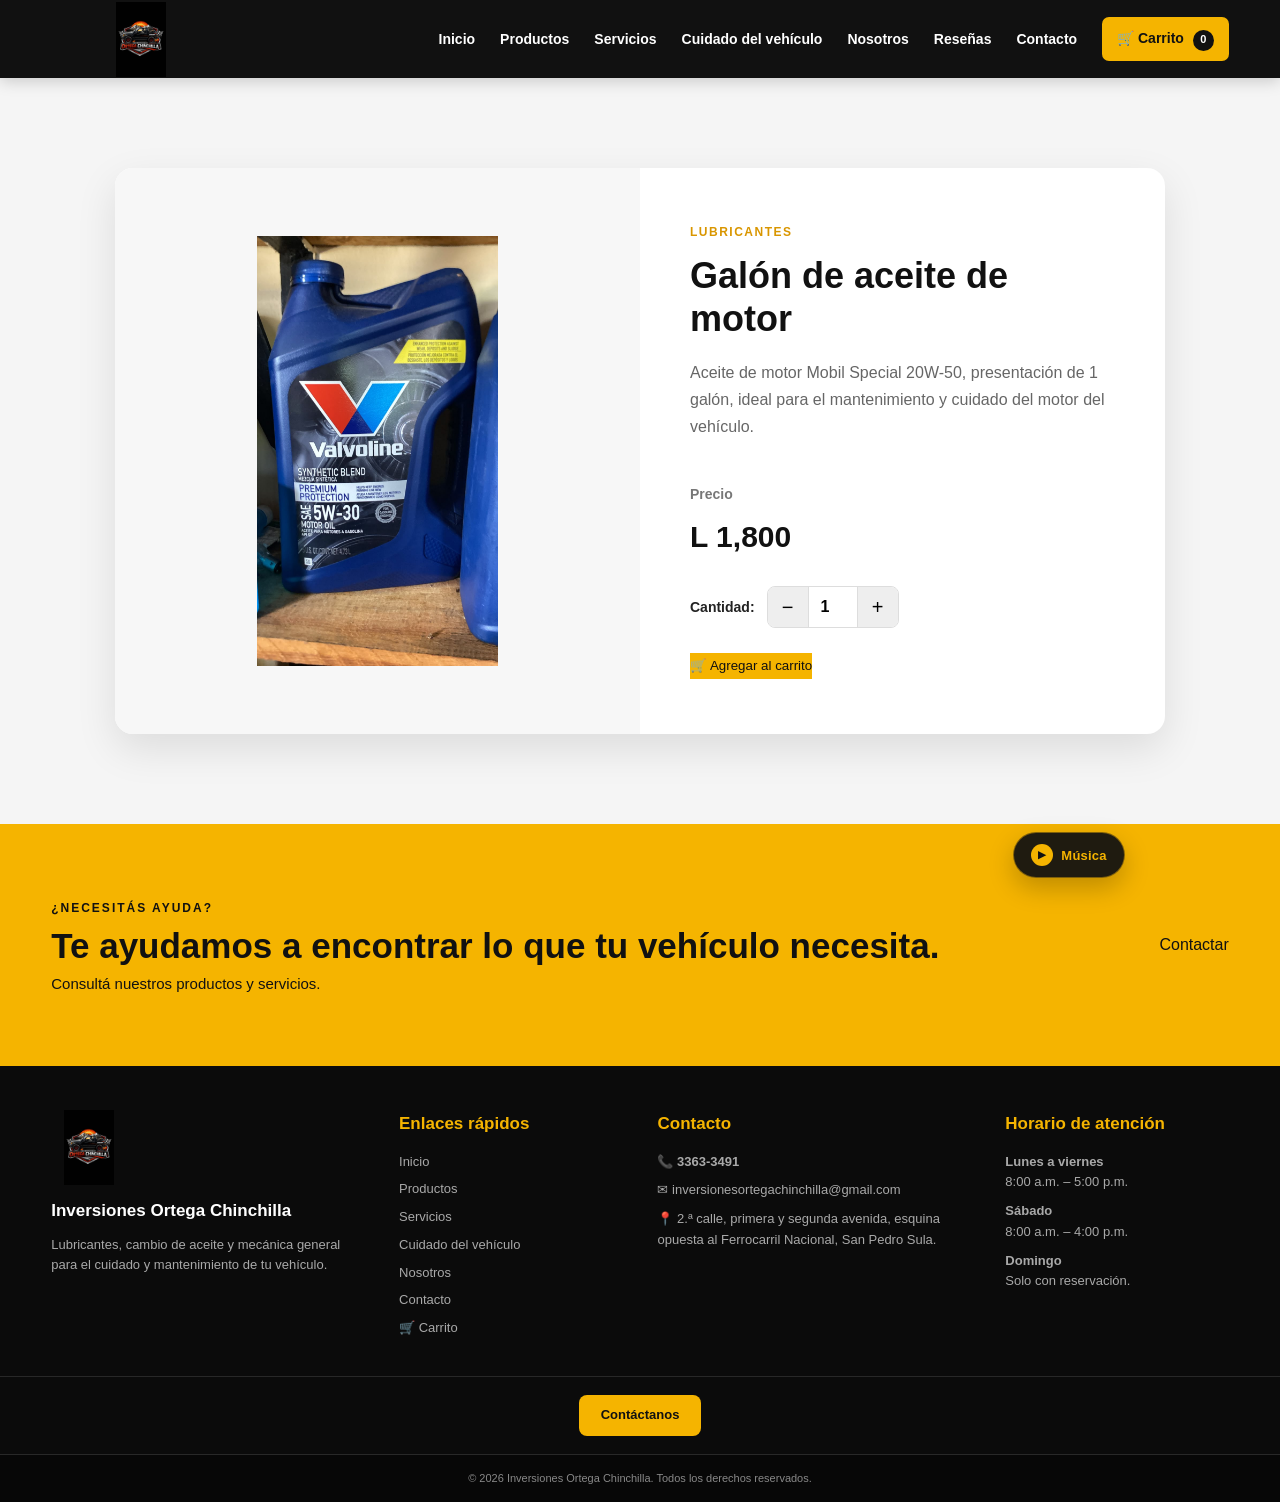
<file: producto.html>
<!DOCTYPE html>
<html lang="es">

<head>

   <meta charset="UTF-8">

<meta
    name="viewport"
    content="width=device-width, initial-scale=1.0">

<meta
    name="description"
    content="Consultá información, precio y detalles de productos automotrices disponibles en Inversiones Ortega Chinchilla.">

<title>
    Detalle del producto | Inversiones Ortega Chinchilla
</title>

    <link
        rel="stylesheet"
        href="style.css">

    <link rel="canonical" href="https://yv9029524-coder.github.io/inversiones-ortega-chinchilla/producto.html">
    <link rel="icon" type="image/jpeg" href="img/logo/logo.jpg">

    <meta property="og:type" content="website">
    <meta property="og:title" content="Detalle del producto | Inversiones Ortega Chinchilla">
    <meta property="og:description" content="Consultá información, precio y detalles de productos automotrices disponibles en Inversiones Ortega Chinchilla.">
    <meta property="og:url" content="https://yv9029524-coder.github.io/inversiones-ortega-chinchilla/producto.html">
    <meta property="og:image" content="https://yv9029524-coder.github.io/inversiones-ortega-chinchilla/img/logo/logo.jpg">
    <meta property="og:site_name" content="Inversiones Ortega Chinchilla">
    <meta property="og:locale" content="es_HN">

    <!-- DATOS ESTRUCTURADOS DEL PRODUCTO -->
    <script id="product-jsonld" type="application/ld+json">
    {
        "@context": "https://schema.org",
        "@type": "Product",
        "name": "Producto",
        "description": "Consultá información, precio y detalles de productos automotrices disponibles en Inversiones Ortega Chinchilla.",
        "image": "https://yv9029524-coder.github.io/inversiones-ortega-chinchilla/img/logo/logo.jpg",
        "brand": {
            "@type": "Brand",
            "name": "Inversiones Ortega Chinchilla"
        },
        "offers": {
            "@type": "Offer",
            "priceCurrency": "HNL",
            "price": "0",
            "availability": "https://schema.org/InStock",
            "url": "https://yv9029524-coder.github.io/inversiones-ortega-chinchilla/producto.html"
        }
    }
    </script>


    <style>

        .product-detail-page {
            padding: 90px 0;
            background: #f5f5f5;
            min-height: 70vh;
        }

        .product-detail {
            max-width: 1050px;
            margin: 0 auto;
            background: #ffffff;
            border-radius: 18px;
            overflow: hidden;
            box-shadow: 0 15px 40px rgba(0,0,0,.10);
            display: grid;
            grid-template-columns: 1fr 1fr;
        }

        .product-detail-image {
            min-height: 500px;
            padding: 40px;
            background: #f7f7f7;
            display: flex;
            align-items: center;
            justify-content: center;
        }

        .product-detail-image img {
            width: 100%;
            height: 430px;
            object-fit: contain;
        }

        .product-detail-info {
            padding: 55px 50px;
            display: flex;
            flex-direction: column;
            justify-content: center;
        }

        .product-detail-category {
            display: inline-block;
            color: #d99600;
            font-size: 12px;
            font-weight: 900;
            text-transform: uppercase;
            letter-spacing: 1.5px;
            margin-bottom: 12px;
        }

        .product-detail-info h1 {
            color: #111111;
            font-size: 36px;
            line-height: 1.2;
            margin-bottom: 18px;
        }

        .product-detail-description {
            color: #666666;
            font-size: 16px;
            line-height: 1.7;
            margin-bottom: 25px;
        }

        .product-detail-price {
            font-size: 30px;
            font-weight: 900;
            color: #111111;
            margin-bottom: 25px;
        }

        .product-detail-price span {
            font-size: 14px;
            font-weight: 600;
            color: #777777;
        }

        .quantity-box {
            display: flex;
            align-items: center;
            gap: 12px;
            margin-bottom: 25px;
        }

        .quantity-box label {
            font-size: 14px;
            font-weight: 800;
            color: #222222;
        }

        .quantity-controls {
            display: flex;
            align-items: center;
            border: 1px solid #dddddd;
            border-radius: 8px;
            overflow: hidden;
        }

        .quantity-controls button {
            width: 40px;
            height: 40px;
            border: none;
            background: #eeeeee;
            font-size: 20px;
            cursor: pointer;
        }

        .quantity-controls button:hover {
            background: #f5b400;
        }

        .quantity-controls input {
            width: 50px;
            height: 40px;
            border: none;
            border-left: 1px solid #dddddd;
            border-right: 1px solid #dddddd;
            text-align: center;
            font-size: 16px;
            font-weight: 700;
            outline: none;
        }

        .detail-actions {
            display: flex;
            gap: 12px;
            flex-wrap: wrap;
        }

        .detail-actions a,
        .detail-actions button {
            border: none;
            cursor: pointer;
            text-decoration: none;
            font-family: inherit;
        }

        .detail-message {
            margin-top: 18px;
            padding: 12px 15px;
            background: #eef9f0;
            color: #257238;
            border-radius: 8px;
            font-size: 14px;
            font-weight: 700;
            display: none;
        }

        .detail-message.show {
            display: block;
        }

        @media (max-width: 800px) {

            .product-detail {
                grid-template-columns: 1fr;
            }

            .product-detail-image {
                min-height: 350px;
                padding: 25px;
            }

            .product-detail-image img {
                height: 320px;
            }

            .product-detail-info {
                padding: 40px 25px;
            }

            .product-detail-info h1 {
                font-size: 30px;
            }

        }

        @media (max-width: 480px) {

            .product-detail-page {
                padding: 50px 0;
            }

            .product-detail-image {
                min-height: 300px;
            }

            .product-detail-image img {
                height: 270px;
            }

            .product-detail-info {
                padding: 30px 20px;
            }

            .product-detail-info h1 {
                font-size: 26px;
            }

            .product-detail-price {
                font-size: 26px;
            }

            .detail-actions {
                flex-direction: column;
            }

            .detail-actions a,
            .detail-actions button {
                width: 100%;
                text-align: center;
            }

        }

    </style>

</head>


<body>


<!-- =========================================
     ENCABEZADO
========================================= -->

<header class="header">

    <div class="container header-content">

        <a
            href="index.html"
            class="logo">

            <img
                src="img/logo/logo.jpg"
                alt="Inversiones Ortega Chinchilla">

        </a>

        <button
            id="menu-toggle"
            class="menu-toggle"
            aria-label="Abrir menú">

            ☰

        </button>

        <nav class="nav">

            <a href="index.html">
                Inicio
            </a>

            <a href="productos.html">
                Productos
            </a>

            <a href="servicios.html">
                Servicios
            </a>
                    <a href="cuidado.html">Cuidado del vehículo</a>

            <a href="nosotros.html">
                Nosotros
            </a>

                <a href="resenas.html">Reseñas</a>

            <a href="contacto.html">
                Contacto
            </a>

            <a
                href="carrito.html"
                class="cart-link">

                🛒 Carrito

                <span id="cart-count">
                    0
                </span>

            </a>

        </nav>

    </div>

</header>


<!-- =========================================
     DETALLE DEL PRODUCTO
========================================= -->

<section class="product-detail-page">

    <div class="container">

        <div class="product-detail">


            <!-- IMAGEN -->

            <div class="product-detail-image">

                <img
                    id="producto-imagen"
                    src=""
                    alt="Producto">

            </div>


            <!-- INFORMACIÓN -->

            <div class="product-detail-info">

                <span
                    id="producto-categoria"
                    class="product-detail-category">
                </span>


                <h1 id="producto-nombre">
                    Producto
                </h1>


                <p
                    id="producto-descripcion"
                    class="product-detail-description">
                </p>


                <div class="product-detail-price">

                    <span>
                        Precio
                    </span>

                    <br>

                    <strong id="producto-precio">
                        L 0
                    </strong>

                </div>


                <!-- CANTIDAD -->

                <div class="quantity-box">

                    <label for="cantidad">
                        Cantidad:
                    </label>

                    <div class="quantity-controls">

                        <button
                            type="button"
                            onclick="cambiarCantidadDetalle(-1)">

                            −

                        </button>

                        <input
                            type="number"
                            id="cantidad"
                            value="1"
                            min="1"
                            readonly>

                        <button
                            type="button"
                            onclick="cambiarCantidadDetalle(1)">

                            +

                        </button>

                    </div>

                </div>


                <!-- BOTONES -->

                <div class="detail-actions">

                    <button
                        type="button"
                        class="btn-primary"
                        onclick="agregarProductoDetalle()">

                        🛒 Agregar al carrito

                    </button>

                    <a
                        href="productos.html"
                        class="btn-secondary">

                        ← Volver a productos

                    </a>

                </div>


                <div
                    id="detail-message"
                    class="detail-message">

                    ✓ Producto agregado al carrito.

                </div>

            </div>

        </div>

    </div>

</section>


<!-- =========================================
     LLAMADO A LA ACCIÓN
========================================= -->

<section class="cta">

    <div class="container cta-content">

        <div>

            <span>
                ¿NECESITÁS AYUDA?
            </span>

            <h2>
                Te ayudamos a encontrar lo que tu vehículo necesita.
            </h2>

            <p>
                Consultá nuestros productos y servicios.
            </p>

        </div>

        <a
            href="contacto.html"
            class="btn-primary">

            Contactar

        </a>

    </div>

</section>


<!-- =========================================
     PIE DE PÁGINA
========================================= -->

<footer class="footer">

    <div class="container footer-grid">


        <div class="footer-column footer-about">

            <img
                src="img/logo/logo.jpg"
                alt="Inversiones Ortega Chinchilla"
                class="footer-logo">

            <h3>
                Inversiones Ortega Chinchilla
            </h3>

            <p>
                Lubricantes, cambio de aceite y mecánica
                general para el cuidado y mantenimiento
                de tu vehículo.
            </p>

        </div>


        <div class="footer-column">

            <h3>
                Enlaces rápidos
            </h3>

            <a href="index.html">
                Inicio
            </a>

            <a href="productos.html">
                Productos
            </a>

            <a href="servicios.html">
                Servicios
            </a>
            <a href="cuidado.html">Cuidado del vehículo</a>

            <a href="nosotros.html">
                Nosotros
            </a>

            <a href="contacto.html">
                Contacto
            </a>

            <a href="carrito.html">
                🛒 Carrito
            </a>

        </div>


        <div class="footer-column">

            <h3>
                Contacto
            </h3>

            <p>
                📞 <strong>3363-3491</strong>
            </p>

            <p>
                ✉ inversionesortegachinchilla@gmail.com
            </p>

            <p>
                📍 2.ª calle, primera y segunda avenida,
                esquina opuesta al Ferrocarril Nacional,
                San Pedro Sula.
            </p>

        </div>


        <div class="footer-column">

            <h3>
                Horario de atención
            </h3>

            <p>
                <strong>
                    Lunes a viernes
                </strong>

                <br>

                8:00 a.m. – 5:00 p.m.
            </p>

            <p>
                <strong>
                    Sábado
                </strong>

                <br>

                8:00 a.m. – 4:00 p.m.
            </p>

            <p>
                <strong>
                    Domingo
                </strong>

                <br>

                Solo con reservación.
            </p>

        </div>

    </div>


    <div class="footer-social">

        <a href="contacto.html">
            Contáctanos
        </a>

    </div>


    <div class="footer-bottom">

        <p>
            ©️ 2026 Inversiones Ortega Chinchilla.
            Todos los derechos reservados.
        </p>

    </div>

</footer>


<!-- =========================================
     JAVASCRIPT
========================================= -->

<script src="script.js"></script>


<script>

/* =========================================
   PRODUCTOS
========================================= */

const productos = {

    "Galón de aceite de motor": {

        nombre: "Galón de aceite de motor",

        categoria: "Lubricantes",

        precio: 1800,

        imagen: "img/productos/aceite-motor.jpg",

        descripcion:
            "Aceite de motor Mobil Special 20W-50, presentación de 1 galón, ideal para el mantenimiento y cuidado del motor del vehículo."

    },


    "Filtro de aceite de motor": {

        nombre: "Filtro de aceite de motor",

        categoria: "Filtros",

        precio: 200,

        imagen: "img/productos/filtro-aceite.jpg",

        descripcion:
            "Filtro Bosch O 1039 para el mantenimiento del sistema de lubricación del vehículo."

    },


    "Filtro de aire acondicionado": {

        nombre: "Filtro de aire acondicionado",

        categoria: "Filtros",

        precio: 320,

        imagen: "img/productos/filtro-aire-acondicionado.jpg",

        descripcion:
            "Filtro para el sistema de aire acondicionado del vehículo."

    },


    "Filtro de diésel": {

        nombre: "Filtro de diésel",

        categoria: "Filtros",

        precio: 300,

        imagen: "img/productos/filtro-diesel.jpg",

        descripcion:
            "Filtro para sistemas de combustible en vehículos diésel."

    },


    "Galón de aceite de transmisión automática": {

        nombre:
            "Galón de aceite de transmisión automática",

        categoria:
            "Transmisión",

        precio:
            1600,

        imagen:
            "img/productos/aceite-transmision.jpg",

        descripcion:
            "Aceite Valvoline ATF para el mantenimiento de transmisiones automáticas. Presentación de galón."

    },


    "¼ de aceite de motor": {

        nombre:
            "¼ de aceite de motor",

        categoria:
            "Lubricantes",

        precio:
            380,

        imagen:
            "img/productos/aceite-cuarto.jpg",

        descripcion:
            "Aceite Total Quartz 9000 5W-40, presentación de 946 ml, para el mantenimiento y cuidado del motor."

    }

};


/* =========================================
   OBTENER PRODUCTO
========================================= */

const parametros =
    new URLSearchParams(
        window.location.search
    );

const nombreProducto =
    parametros.get("producto");


let productoSeleccionado =
    productos[nombreProducto];


if (!productoSeleccionado) {

    productoSeleccionado =
        productos["Galón de aceite de motor"];

}


/* =========================================
   ACTUALIZAR DATOS ESTRUCTURADOS
========================================= */

function actualizarDatosEstructuradosProducto() {

    const datos = {
        "@context": "https://schema.org",
        "@type": "Product",
        "name": productoSeleccionado.nombre,
        "description": productoSeleccionado.descripcion,
        "image":
            "https://yv9029524-coder.github.io/inversiones-ortega-chinchilla/" +
            productoSeleccionado.imagen,
        "brand": {
            "@type": "Brand",
            "name": "Inversiones Ortega Chinchilla"
        },
        "offers": {
            "@type": "Offer",
            "priceCurrency": "HNL",
            "price": String(productoSeleccionado.precio),
            "availability": "https://schema.org/InStock",
            "url": window.location.href
        }
    };

    document.getElementById("product-jsonld").textContent =
        JSON.stringify(datos, null, 4);
}

actualizarDatosEstructuradosProducto();


/* =========================================
   MOSTRAR PRODUCTO
========================================= */

document.getElementById(
    "producto-imagen"
).src =
    productoSeleccionado.imagen;


document.getElementById(
    "producto-imagen"
).alt =
    productoSeleccionado.nombre;


document.getElementById(
    "producto-categoria"
).textContent =
    productoSeleccionado.categoria;


document.getElementById(
    "producto-nombre"
).textContent =
    productoSeleccionado.nombre;


document.getElementById(
    "producto-descripcion"
).textContent =
    productoSeleccionado.descripcion;


document.getElementById(
    "producto-precio"
).textContent =
    "L " +
    productoSeleccionado.precio.toLocaleString();


/* =========================================
   CAMBIAR CANTIDAD
========================================= */

function cambiarCantidadDetalle(valor) {

    const campo =
        document.getElementById(
            "cantidad"
        );

    let cantidad =
        parseInt(campo.value) || 1;

    cantidad += valor;

    if (cantidad < 1) {

        cantidad = 1;

    }

    campo.value =
        cantidad;

}


/* =========================================
   AGREGAR PRODUCTO
========================================= */

function agregarProductoDetalle() {

    const cantidad =
        parseInt(
            document.getElementById(
                "cantidad"
            ).value
        ) || 1;


    for (
        let i = 0;
        i < cantidad;
        i++
    ) {

        agregarAlCarrito(
            productoSeleccionado.nombre,
            productoSeleccionado.precio
        );

    }


    const mensaje =
        document.getElementById(
            "detail-message"
        );

    mensaje.classList.add(
        "show"
    );


    setTimeout(() => {

        mensaje.classList.remove(
            "show"
        );

    }, 3000);

}

</script>


</body>

</html>
</file>
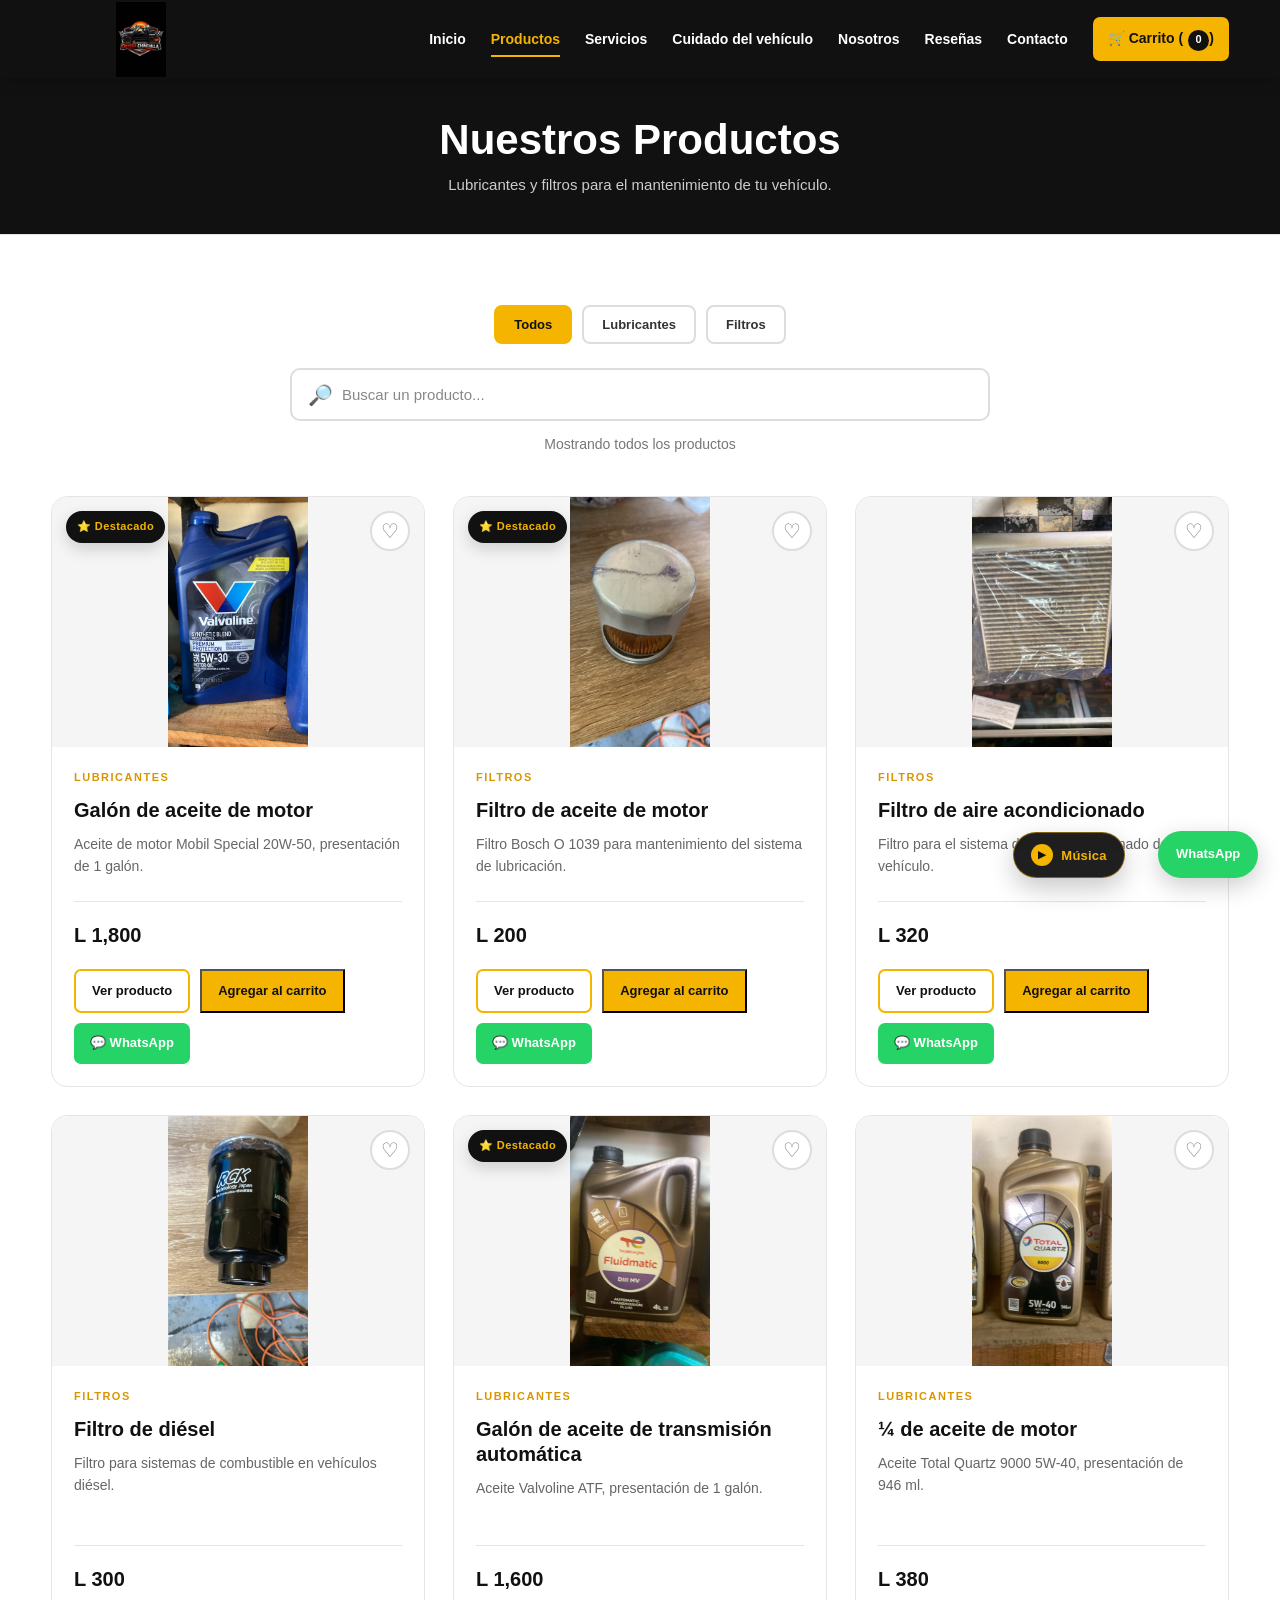
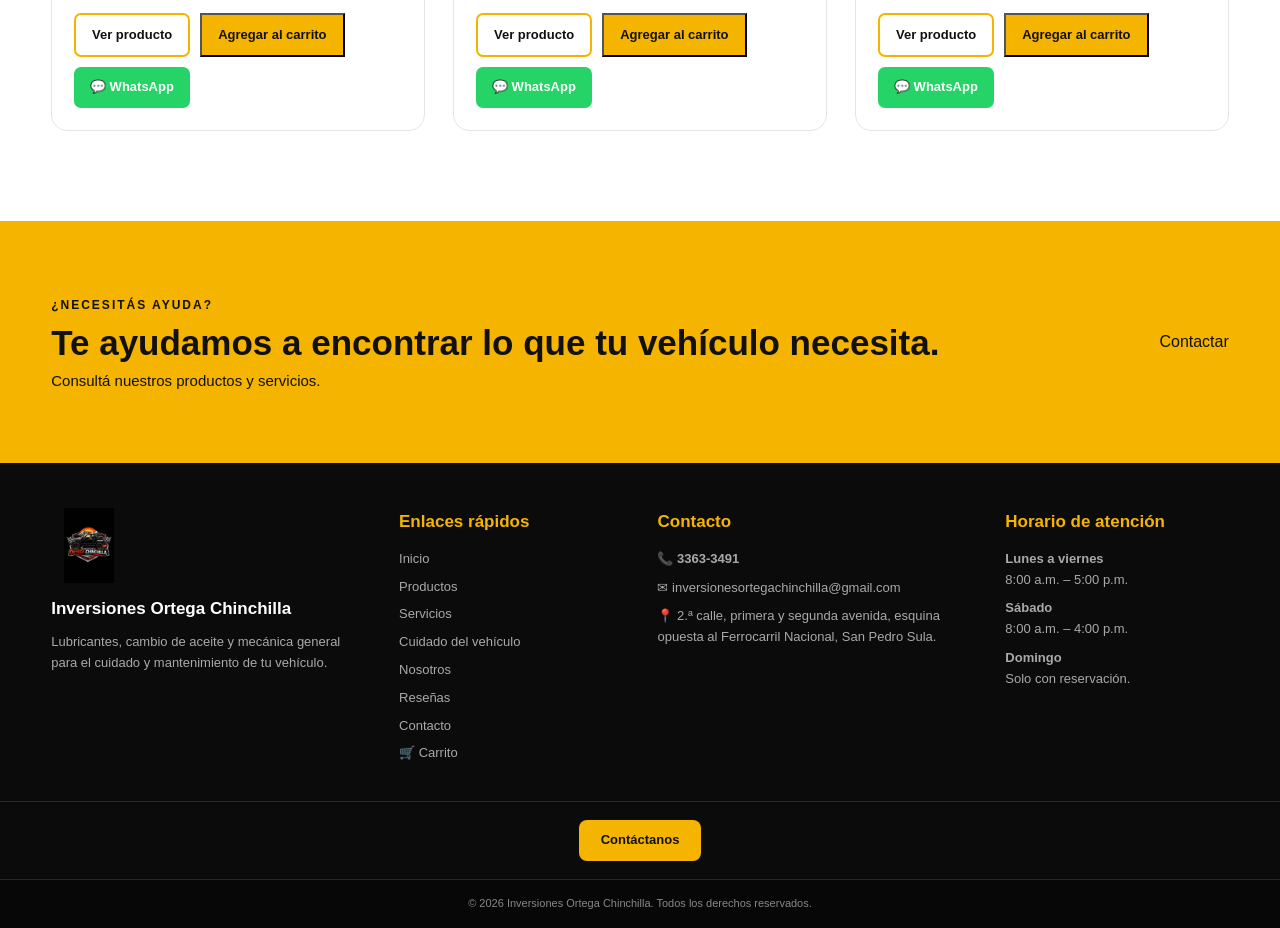
<file: productos.html>
<!DOCTYPE html>
<html lang="es">
<head>
<meta charset="UTF-8">
<meta name="viewport" content="width=device-width, initial-scale=1.0">
<meta name="description" content="Conocé los lubricantes, aceites y filtros disponibles en Inversiones Ortega Chinchilla para el mantenimiento y cuidado de tu vehículo en San Pedro Sula.">
<title>Productos | Inversiones Ortega Chinchilla</title>
<link rel="stylesheet" href="style.css">
<link rel="canonical" href="https://yv9029524-coder.github.io/inversiones-ortega-chinchilla/productos.html">

<link rel="icon" type="image/jpeg" href="img/logo/logo.jpg">

<meta property="og:type" content="website">
<meta property="og:title" content="Productos | Inversiones Ortega Chinchilla">
<meta property="og:description" content="Conocé los lubricantes, aceites y filtros disponibles en Inversiones Ortega Chinchilla para el mantenimiento de tu vehículo.">
<meta property="og:url" content="https://yv9029524-coder.github.io/inversiones-ortega-chinchilla/productos.html">
<meta property="og:image" content="https://yv9029524-coder.github.io/inversiones-ortega-chinchilla/img/logo/logo.jpg">
<meta property="og:site_name" content="Inversiones Ortega Chinchilla">
<meta property="og:locale" content="es_HN">

<!-- DATOS ESTRUCTURADOS DE LOS PRODUCTOS -->
<script type="application/ld+json">
{
"@context": "https://schema.org",
"@type": "ItemList",
"name": "Productos de Inversiones Ortega Chinchilla",
"url": "https://yv9029524-coder.github.io/inversiones-ortega-chinchilla/productos.html",
"numberOfItems": 6,
"itemListElement": [
{
"@type": "ListItem",
"position": 1,
"item": {
"@type": "Product",
"name": "Galón de aceite de motor",
"description": "Aceite de motor Mobil Special 20W-50, presentación de 1 galón.",
"image": "https://yv9029524-coder.github.io/inversiones-ortega-chinchilla/img/productos/aceite-motor.jpg",
"offers": {
"@type": "Offer",
"priceCurrency": "HNL",
"price": "1800",
"availability": "https://schema.org/InStock",
"url": "https://yv9029524-coder.github.io/inversiones-ortega-chinchilla/producto.html?producto=Gal%C3%B3n%20de%20aceite%20de%20motor"
}
}
},
{
"@type": "ListItem",
"position": 2,
"item": {
"@type": "Product",
"name": "Filtro de aceite de motor",
"description": "Filtro Bosch O 1039 para mantenimiento del sistema de lubricación.",
"image": "https://yv9029524-coder.github.io/inversiones-ortega-chinchilla/img/productos/filtro-aceite.jpg",
"offers": {
"@type": "Offer",
"priceCurrency": "HNL",
"price": "200",
"availability": "https://schema.org/InStock",
"url": "https://yv9029524-coder.github.io/inversiones-ortega-chinchilla/producto.html?producto=Filtro%20de%20aceite%20de%20motor"
}
}
},
{
"@type": "ListItem",
"position": 3,
"item": {
"@type": "Product",
"name": "Filtro de aire acondicionado",
"description": "Filtro para el sistema de aire acondicionado del vehículo.",
"image": "https://yv9029524-coder.github.io/inversiones-ortega-chinchilla/img/productos/filtro-aire-acondicionado.jpg",
"offers": {
"@type": "Offer",
"priceCurrency": "HNL",
"price": "320",
"availability": "https://schema.org/InStock",
"url": "https://yv9029524-coder.github.io/inversiones-ortega-chinchilla/producto.html?producto=Filtro%20de%20aire%20acondicionado"
}
}
},
{
"@type": "ListItem",
"position": 4,
"item": {
"@type": "Product",
"name": "Filtro de diésel",
"description": "Filtro para sistemas de combustible en vehículos diésel.",
"image": "https://yv9029524-coder.github.io/inversiones-ortega-chinchilla/img/productos/filtro-diesel.jpg",
"offers": {
"@type": "Offer",
"priceCurrency": "HNL",
"price": "300",
"availability": "https://schema.org/InStock",
"url": "https://yv9029524-coder.github.io/inversiones-ortega-chinchilla/producto.html?producto=Filtro%20de%20di%C3%A9sel"
}
}
},
{
"@type": "ListItem",
"position": 5,
"item": {
"@type": "Product",
"name": "Galón de aceite de transmisión automática",
"description": "Aceite Valvoline ATF, presentación de 1 galón.",
"image": "https://yv9029524-coder.github.io/inversiones-ortega-chinchilla/img/productos/aceite-transmision.jpg",
"offers": {
"@type": "Offer",
"priceCurrency": "HNL",
"price": "1600",
"availability": "https://schema.org/InStock",
"url": "https://yv9029524-coder.github.io/inversiones-ortega-chinchilla/producto.html?producto=Gal%C3%B3n%20de%20aceite%20de%20transmisi%C3%B3n%20autom%C3%A1tica"
}
}
},
{
"@type": "ListItem",
"position": 6,
"item": {
"@type": "Product",
"name": "¼ de aceite de motor",
"description": "Aceite Total Quartz 9000 5W-40, presentación de 946 ml.",
"image": "https://yv9029524-coder.github.io/inversiones-ortega-chinchilla/img/productos/aceite-cuarto.jpg",
"offers": {
"@type": "Offer",
"priceCurrency": "HNL",
"price": "380",
"availability": "https://schema.org/InStock",
"url": "https://yv9029524-coder.github.io/inversiones-ortega-chinchilla/producto.html?producto=%C2%BC%20de%20aceite%20de%20motor"
}
}
}
]
}
</script>

<style>
.product-search {
max-width: 700px;
margin: 0 auto 40px;
}
.product-search-box {
position: relative;
display: flex;
align-items: center;
}
.product-search-icon {
position: absolute;
left: 18px;
font-size: 20px;
pointer-events: none;
}
#product-search {
width: 100%;
box-sizing: border-box;
padding: 16px 50px 16px 50px;
border: 2px solid #dddddd;
border-radius: 10px;
background: #ffffff;
color: #111111;
font-family: inherit;
font-size: 15px;
outline: none;
transition: 0.3s ease;
}
#product-search:focus {
border-color: #f5b400;
box-shadow: 0 0 0 4px rgba(245, 180, 0, 0.12);
}
#product-search::placeholder {
color: #888888;
}
.search-clear {
position: absolute;
right: 15px;
width: 30px;
height: 30px;
display: none;
align-items: center;
justify-content: center;
border: none;
border-radius: 50%;
background: #eeeeee;
color: #555555;
cursor: pointer;
font-size: 16px;
font-weight: bold;
}
.search-clear:hover {
background: #f5b400;
color: #111111;
}
.search-result-info {
margin-top: 12px;
text-align: center;
color: #777777;
font-size: 14px;
}
.no-products-found {
display: none;
grid-column: 1 / -1;
text-align: center;
padding: 50px 20px;
border: 1px solid #dddddd;
border-radius: 12px;
background: #ffffff;
}
.no-products-found .no-products-icon {
font-size: 42px;
margin-bottom: 12px;
}
.no-products-found h3 {
margin: 0 0 8px;
color: #111111;
}
.no-products-found p {
margin: 0;
color: #777777;
}
.product-actions {
display: flex;
gap: 10px;
margin-top: 18px;
flex-wrap: wrap;
}
.product-actions a,
.product-actions button {
box-sizing: border-box;
text-decoration: none;
cursor: pointer;
font-family: inherit;
}
.product-actions .btn-secondary {
display: inline-flex;
align-items: center;
justify-content: center;
padding: 10px 16px;
background: #ffffff;
color: #111111;
border: 2px solid #f5b400;
border-radius: 7px;
font-size: 13px;
font-weight: 800;
transition: 0.3s ease;
}
.product-actions .btn-secondary:hover {
background: #f5b400;
color: #111111;
transform: translateY(-2px);
}
.product-actions .btn-primary {
display: inline-flex;
align-items: center;
justify-content: center;
padding: 10px 16px;
font-size: 13px;
font-weight: 800;
}
.product-filters {
display: flex;
justify-content: center;
gap: 10px;
flex-wrap: wrap;
margin: 0 auto 24px;
}
.category-filter {
border: 2px solid #dddddd;
background: #ffffff;
color: #333333;
padding: 10px 18px;
border-radius: 8px;
font-family: inherit;
font-size: 13px;
font-weight: 800;
cursor: pointer;
transition: 0.3s ease;
}
.category-filter:hover {
border-color: #f5b400;
background: #fff8df;
transform: translateY(-2px);
}
.category-filter.active {
border-color: #f5b400;
background: #f5b400;
color: #111111;
}
.favorite-button {
position: absolute;
top: 14px;
right: 14px;
width: 40px;
height: 40px;
display: flex;
align-items: center;
justify-content: center;
border: 2px solid #dddddd;
border-radius: 50%;
background: rgba(255, 255, 255, 0.96);
color: #777777;
font-size: 20px;
cursor: pointer;
z-index: 5;
transition: 0.3s ease;
}
.favorite-button:hover {
transform: scale(1.08);
border-color: #f5b400;
color: #f5b400;
}
.favorite-button.active {
background: #f5b400;
border-color: #f5b400;
color: #111111;
}
.product-card {
position: relative;
}
.featured-badge {
position: absolute;
top: 14px;
left: 14px;
z-index: 4;
display: inline-flex;
align-items: center;
gap: 5px;
padding: 7px 11px;
border-radius: 999px;
background: #111111;
color: #f5b400;
font-size: 11px;
font-weight: 900;
letter-spacing: .4px;
box-shadow: 0 6px 16px rgba(0,0,0,.16);
pointer-events: none;
transition: transform .3s ease, box-shadow .3s ease;
}
.product-card:hover .featured-badge {
transform: translateY(-2px);
box-shadow: 0 9px 20px rgba(0,0,0,.20);
}
@media (max-width: 600px) {
.featured-badge {
top: 12px;
left: 12px;
padding: 6px 9px;
font-size: 10px;
}
}
.favorites-info {
margin: 0 auto 24px;
text-align: center;
color: #777777;
font-size: 14px;
}
.product-actions .btn-whatsapp-product {
display: inline-flex;
align-items: center;
justify-content: center;
gap: 6px;
padding: 10px 16px;
background: #25d366;
color: #ffffff;
border: none;
border-radius: 7px;
font-size: 13px;
font-weight: 800;
text-decoration: none;
cursor: pointer;
transition: .3s ease;
}
.product-actions .btn-whatsapp-product:hover {
background: #1fbd5a;
color: #ffffff;
transform: translateY(-2px);
box-shadow: 0 7px 16px rgba(37,211,102,.22);
}
@media (max-width: 600px) {
.product-actions .btn-whatsapp-product {
width: 100%;
text-align: center;
}
}
@media (max-width: 600px) {
.product-search {
margin-bottom: 30px;
}
#product-search {
padding: 14px 45px 14px 45px;
font-size: 14px;
}
.product-actions {
flex-direction: column;
}
.product-actions a,
.product-actions button {
width: 100%;
text-align: center;
}
}
</style>
</head>
<body>
<header class="header">
<div class="container header-content">
<a href="index.html" class="logo">
<img src="img/logo/logo.jpg" alt="Inversiones Ortega Chinchilla">
</a>
<button id="menu-toggle" class="menu-toggle" aria-label="Abrir menú">☰</button>
<nav class="nav">
<a href="index.html">Inicio</a>
<a href="productos.html">Productos</a>
<a href="servicios.html">Servicios</a>
<a href="cuidado.html">Cuidado del vehículo</a>
<a href="nosotros.html">Nosotros</a>
<a href="resenas.html">Reseñas</a>
<a href="contacto.html">Contacto</a>
<a href="carrito.html" class="cart-link">🛒 Carrito (<span id="cart-count">0</span>)</a>
</nav>
</div>
</header>
<section class="page-hero">
<div class="container">
<h1>Nuestros Productos</h1>
<p>Lubricantes y filtros para el mantenimiento de tu vehículo.</p>
</div>
</section>
<section class="products-section">
<div class="container">
<div class="product-filters" aria-label="Filtrar productos por categoría">
<button type="button" class="category-filter active" data-category="todos">Todos</button>
<button type="button" class="category-filter" data-category="lubricantes">Lubricantes</button>
<button type="button" class="category-filter" data-category="filtros">Filtros</button>
</div>
<div class="product-search">
<div class="product-search-box">
<span class="product-search-icon">🔎</span>
<input type="search" id="product-search" placeholder="Buscar un producto..." autocomplete="off" aria-label="Buscar productos">
<button type="button" id="search-clear" class="search-clear" aria-label="Limpiar búsqueda">×</button>
</div>
<div id="search-result-info" class="search-result-info">Mostrando todos los productos</div>
</div>
<div class="products-grid" id="products-grid">
<article class="product-card" data-category="lubricantes" data-search="galón de aceite de motor lubricantes aceite motor mobil special 20w-50">
<button type="button" class="favorite-button" data-product="Galón de aceite de motor" aria-label="Agregar a favoritos" title="Agregar a favoritos">♡</button>
<span class="featured-badge">⭐ Destacado</span>
<div class="product-image">
<img src="img/productos/aceite-motor.jpg" alt="Galón de aceite de motor">
</div>
<div class="product-info">
<span class="product-category">Lubricantes</span>
<h2>Galón de aceite de motor</h2>
<p>Aceite de motor Mobil Special 20W-50, presentación de 1 galón.</p>
<div class="product-bottom">
<strong>L 1,800</strong>
</div>
<div class="product-actions">
<a href="producto.html?producto=Gal%C3%B3n%20de%20aceite%20de%20motor" class="btn-secondary">Ver producto</a>
<button type="button" class="btn-primary" onclick="agregarAlCarrito('Galón de aceite de motor', 1800)">Agregar al carrito</button>
<a href="https://wa.me/50496565644?text=Hola%2C%20Inversiones%20Ortega%20Chinchilla.%20Quisiera%20consultar%20sobre%20Gal%C3%B3n%20de%20aceite%20de%20motor%20%28L%201%2C800%29.%20%C2%BFEst%C3%A1%20disponible%3F" class="btn-whatsapp-product" target="_blank" rel="noopener noreferrer" aria-label="Consultar Galón de aceite de motor por WhatsApp">💬 WhatsApp</a>
</div>
</div>
</article>
<article class="product-card" data-category="filtros" data-search="filtro de aceite de motor filtros filtro aceite bosch o 1039">
<button type="button" class="favorite-button" data-product="Filtro de aceite de motor" aria-label="Agregar a favoritos" title="Agregar a favoritos">♡</button>
<span class="featured-badge">⭐ Destacado</span>
<div class="product-image">
<img src="img/productos/filtro-aceite.jpg" alt="Filtro de aceite de motor">
</div>
<div class="product-info">
<span class="product-category">Filtros</span>
<h2>Filtro de aceite de motor</h2>
<p>Filtro Bosch O 1039 para mantenimiento del sistema de lubricación.</p>
<div class="product-bottom">
<strong>L 200</strong>
</div>
<div class="product-actions">
<a href="producto.html?producto=Filtro%20de%20aceite%20de%20motor" class="btn-secondary">Ver producto</a>
<button type="button" class="btn-primary" onclick="agregarAlCarrito('Filtro de aceite de motor', 200)">Agregar al carrito</button>
<a href="https://wa.me/50496565644?text=Hola%2C%20Inversiones%20Ortega%20Chinchilla.%20Quisiera%20consultar%20sobre%20Filtro%20de%20aceite%20de%20motor%20%28L%20200%29.%20%C2%BFEst%C3%A1%20disponible%3F" class="btn-whatsapp-product" target="_blank" rel="noopener noreferrer" aria-label="Consultar Filtro de aceite de motor por WhatsApp">💬 WhatsApp</a>
</div>
</div>
</article>
<article class="product-card" data-category="filtros" data-search="filtro de aire acondicionado filtros aire acondicionado">
<button type="button" class="favorite-button" data-product="Filtro de aire acondicionado" aria-label="Agregar a favoritos" title="Agregar a favoritos">♡</button>
<div class="product-image">
<img src="img/productos/filtro-aire-acondicionado.jpg" alt="Filtro de aire acondicionado">
</div>
<div class="product-info">
<span class="product-category">Filtros</span>
<h2>Filtro de aire acondicionado</h2>
<p>Filtro para el sistema de aire acondicionado del vehículo.</p>
<div class="product-bottom">
<strong>L 320</strong>
</div>
<div class="product-actions">
<a href="producto.html?producto=Filtro%20de%20aire%20acondicionado" class="btn-secondary">Ver producto</a>
<button type="button" class="btn-primary" onclick="agregarAlCarrito('Filtro de aire acondicionado', 320)">Agregar al carrito</button>
<a href="https://wa.me/50496565644?text=Hola%2C%20Inversiones%20Ortega%20Chinchilla.%20Quisiera%20consultar%20sobre%20Filtro%20de%20aire%20acondicionado%20%28L%20320%29.%20%C2%BFEst%C3%A1%20disponible%3F" class="btn-whatsapp-product" target="_blank" rel="noopener noreferrer" aria-label="Consultar Filtro de aire acondicionado por WhatsApp">💬 WhatsApp</a>
</div>
</div>
</article>
<article class="product-card" data-category="filtros" data-search="filtro de diésel filtros diesel combustible">
<button type="button" class="favorite-button" data-product="Filtro de diésel" aria-label="Agregar a favoritos" title="Agregar a favoritos">♡</button>
<div class="product-image">
<img src="img/productos/filtro-diesel.jpg" alt="Filtro de diésel">
</div>
<div class="product-info">
<span class="product-category">Filtros</span>
<h2>Filtro de diésel</h2>
<p>Filtro para sistemas de combustible en vehículos diésel.</p>
<div class="product-bottom">
<strong>L 300</strong>
</div>
<div class="product-actions">
<a href="producto.html?producto=Filtro%20de%20di%C3%A9sel" class="btn-secondary">Ver producto</a>
<button type="button" class="btn-primary" onclick="agregarAlCarrito('Filtro de diésel', 300)">Agregar al carrito</button>
<a href="https://wa.me/50496565644?text=Hola%2C%20Inversiones%20Ortega%20Chinchilla.%20Quisiera%20consultar%20sobre%20Filtro%20de%20di%C3%A9sel%20%28L%20300%29.%20%C2%BFEst%C3%A1%20disponible%3F" class="btn-whatsapp-product" target="_blank" rel="noopener noreferrer" aria-label="Consultar Filtro de diésel por WhatsApp">💬 WhatsApp</a>
</div>
</div>
</article>
<article class="product-card" data-category="lubricantes" data-search="galón de aceite de transmisión automática lubricantes transmisión automática aceite valvoline atf">
<button type="button" class="favorite-button" data-product="Galón de aceite de transmisión automática" aria-label="Agregar a favoritos" title="Agregar a favoritos">♡</button>
<span class="featured-badge">⭐ Destacado</span>
<div class="product-image">
<img src="img/productos/aceite-transmision.jpg" alt="Galón de aceite de transmisión automática">
</div>
<div class="product-info">
<span class="product-category">Lubricantes</span>
<h2>Galón de aceite de transmisión automática</h2>
<p>Aceite Valvoline ATF, presentación de 1 galón.</p>
<div class="product-bottom">
<strong>L 1,600</strong>
</div>
<div class="product-actions">
<a href="producto.html?producto=Gal%C3%B3n%20de%20aceite%20de%20transmisi%C3%B3n%20autom%C3%A1tica" class="btn-secondary">Ver producto</a>
<button type="button" class="btn-primary" onclick="agregarAlCarrito('Galón de aceite de transmisión automática', 1600)">Agregar al carrito</button>
<a href="https://wa.me/50496565644?text=Hola%2C%20Inversiones%20Ortega%20Chinchilla.%20Quisiera%20consultar%20sobre%20Gal%C3%B3n%20de%20aceite%20de%20transmisi%C3%B3n%20autom%C3%A1tica%20%28L%201%2C600%29.%20%C2%BFEst%C3%A1%20disponible%3F" class="btn-whatsapp-product" target="_blank" rel="noopener noreferrer" aria-label="Consultar Galón de aceite de transmisión automática por WhatsApp">💬 WhatsApp</a>
</div>
</div>
</article>
<article class="product-card" data-category="lubricantes" data-search="¼ de aceite de motor lubricantes aceite total quartz 9000 5w-40">
<button type="button" class="favorite-button" data-product="¼ de aceite de motor" aria-label="Agregar a favoritos" title="Agregar a favoritos">♡</button>
<div class="product-image">
<img src="img/productos/aceite-cuarto.jpg" alt="¼ de aceite de motor">
</div>
<div class="product-info">
<span class="product-category">Lubricantes</span>
<h2>¼ de aceite de motor</h2>
<p>Aceite Total Quartz 9000 5W-40, presentación de 946 ml.</p>
<div class="product-bottom">
<strong>L 380</strong>
</div>
<div class="product-actions">
<a href="producto.html?producto=%C2%BC%20de%20aceite%20de%20motor" class="btn-secondary">Ver producto</a>
<button type="button" class="btn-primary" onclick="agregarAlCarrito('¼ de aceite de motor', 380)">Agregar al carrito</button>
<a href="https://wa.me/50496565644?text=Hola%2C%20Inversiones%20Ortega%20Chinchilla.%20Quisiera%20consultar%20sobre%20%C2%BC%20de%20aceite%20de%20motor%20%28L%20380%29.%20%C2%BFEst%C3%A1%20disponible%3F" class="btn-whatsapp-product" target="_blank" rel="noopener noreferrer" aria-label="Consultar ¼ de aceite de motor por WhatsApp">💬 WhatsApp</a>
</div>
</div>
</article>
<div id="no-products-found" class="no-products-found">
<div class="no-products-icon">🔎</div>
<h3>No se encontraron productos</h3>
<p>Probá con otro nombre o término de búsqueda.</p>
</div>
</div>
</div>
</section>
<section class="cta">
<div class="container cta-content">
<div>
<span>¿NECESITÁS AYUDA?</span>
<h2>Te ayudamos a encontrar lo que tu vehículo necesita.</h2>
<p>Consultá nuestros productos y servicios.</p>
</div>
<a href="contacto.html" class="btn-primary">Contactar</a>
</div>
</section>
<footer class="footer">
<div class="container footer-grid">
<div class="footer-column footer-about">
<img src="img/logo/logo.jpg" alt="Inversiones Ortega Chinchilla" class="footer-logo">
<h3>Inversiones Ortega Chinchilla</h3>
<p>Lubricantes, cambio de aceite y mecánica general para el cuidado y mantenimiento de tu vehículo.</p>
</div>
<div class="footer-column">
<h3>Enlaces rápidos</h3>
<a href="index.html">Inicio</a>
<a href="productos.html">Productos</a>
<a href="servicios.html">Servicios</a>
<a href="cuidado.html">Cuidado del vehículo</a>
<a href="nosotros.html">Nosotros</a>
<a href="resenas.html">Reseñas</a>
<a href="contacto.html">Contacto</a>
<a href="carrito.html">🛒 Carrito</a>
</div>
<div class="footer-column">
<h3>Contacto</h3>
<p>📞 <strong>3363-3491</strong></p>
<p>✉ inversionesortegachinchilla@gmail.com</p>
<p>📍 2.ª calle, primera y segunda avenida, esquina opuesta al Ferrocarril Nacional, San Pedro Sula.</p>
</div>
<div class="footer-column">
<h3>Horario de atención</h3>
<p><strong>Lunes a viernes</strong><br>8:00 a.m. – 5:00 p.m.</p>
<p><strong>Sábado</strong><br>8:00 a.m. – 4:00 p.m.</p>
<p><strong>Domingo</strong><br>Solo con reservación.</p>
</div>
</div>
<div class="footer-social">
<a href="contacto.html">Contáctanos</a>
</div>
<div class="footer-bottom">
<p>© 2026 Inversiones Ortega Chinchilla. Todos los derechos reservados.</p>
</div>
</footer>
<a href="https://wa.me/50496565644" class="whatsapp-button" aria-label="Contactar por WhatsApp">WhatsApp</a>
<script>
document.addEventListener("DOMContentLoaded", () => {
const buscador = document.getElementById("product-search");
const limpiar = document.getElementById("search-clear");
const productos = document.querySelectorAll(".product-card");
const mensajeSinResultados = document.getElementById("no-products-found");
const informacion = document.getElementById("search-result-info");
const botonesCategoria = document.querySelectorAll(".category-filter");
const botonesFavoritos = document.querySelectorAll(".favorite-button");
const FAVORITOS_KEY = "favoritosIOC";
let categoriaActual = "todos";
function normalizarTexto(texto) {
return texto.toLowerCase().normalize("NFD").replace(/[\u0300-\u036f]/g, "");
}
function obtenerFavoritos() {
try {
return JSON.parse(localStorage.getItem(FAVORITOS_KEY)) || [];
} catch (error) {
return [];
}
}
function guardarFavoritos(favoritos) {
localStorage.setItem(FAVORITOS_KEY, JSON.stringify(favoritos));
}
function actualizarBotonesFavoritos() {
const favoritos = obtenerFavoritos();
botonesFavoritos.forEach(boton => {
const nombre = boton.dataset.product;
const activo = favoritos.includes(nombre);
boton.classList.toggle("active", activo);
boton.textContent = activo ? "♥" : "♡";
boton.setAttribute("aria-label", activo ? "Quitar de favoritos" : "Agregar a favoritos");
boton.setAttribute("title", activo ? "Quitar de favoritos" : "Agregar a favoritos");
});
}
botonesFavoritos.forEach(boton => {
boton.addEventListener("click", () => {
const nombre = boton.dataset.product;
const favoritos = obtenerFavoritos();
const posicion = favoritos.indexOf(nombre);
if (posicion === -1) {
favoritos.push(nombre);
} else {
favoritos.splice(posicion, 1);
}
guardarFavoritos(favoritos);
actualizarBotonesFavoritos();
});
});
function buscarProductos() {
const termino = normalizarTexto(buscador.value.trim());
let encontrados = 0;
productos.forEach(producto => {
const textoBusqueda = normalizarTexto(producto.dataset.search);
const categoriaProducto = producto.dataset.category;
const coincideTexto = termino === "" || textoBusqueda.includes(termino);
const coincideCategoria = categoriaActual === "todos" || categoriaProducto === categoriaActual;
if (coincideTexto && coincideCategoria) {
producto.style.display = "";
encontrados++;
} else {
producto.style.display = "none";
}
});
if (termino === "" && categoriaActual === "todos") {
informacion.textContent = "Mostrando todos los productos";
limpiar.style.display = "none";
} else {
informacion.textContent = encontrados === 1 ? "1 producto encontrado" : `${encontrados} productos encontrados`;
limpiar.style.display = termino === "" ? "none" : "flex";
}
mensajeSinResultados.style.display = encontrados === 0 ? "block" : "none";
}
buscador.addEventListener("input", buscarProductos);
limpiar.addEventListener("click", () => {
buscador.value = "";
buscarProductos();
buscador.focus();
});
botonesCategoria.forEach(boton => {
boton.addEventListener("click", () => {
botonesCategoria.forEach(btn => {
btn.classList.remove("active");
});
boton.classList.add("active");
categoriaActual = boton.dataset.category;
buscarProductos();
});
});
actualizarBotonesFavoritos();
});
</script>
<script src="script.js"></script>
</body>
</html>
</file>
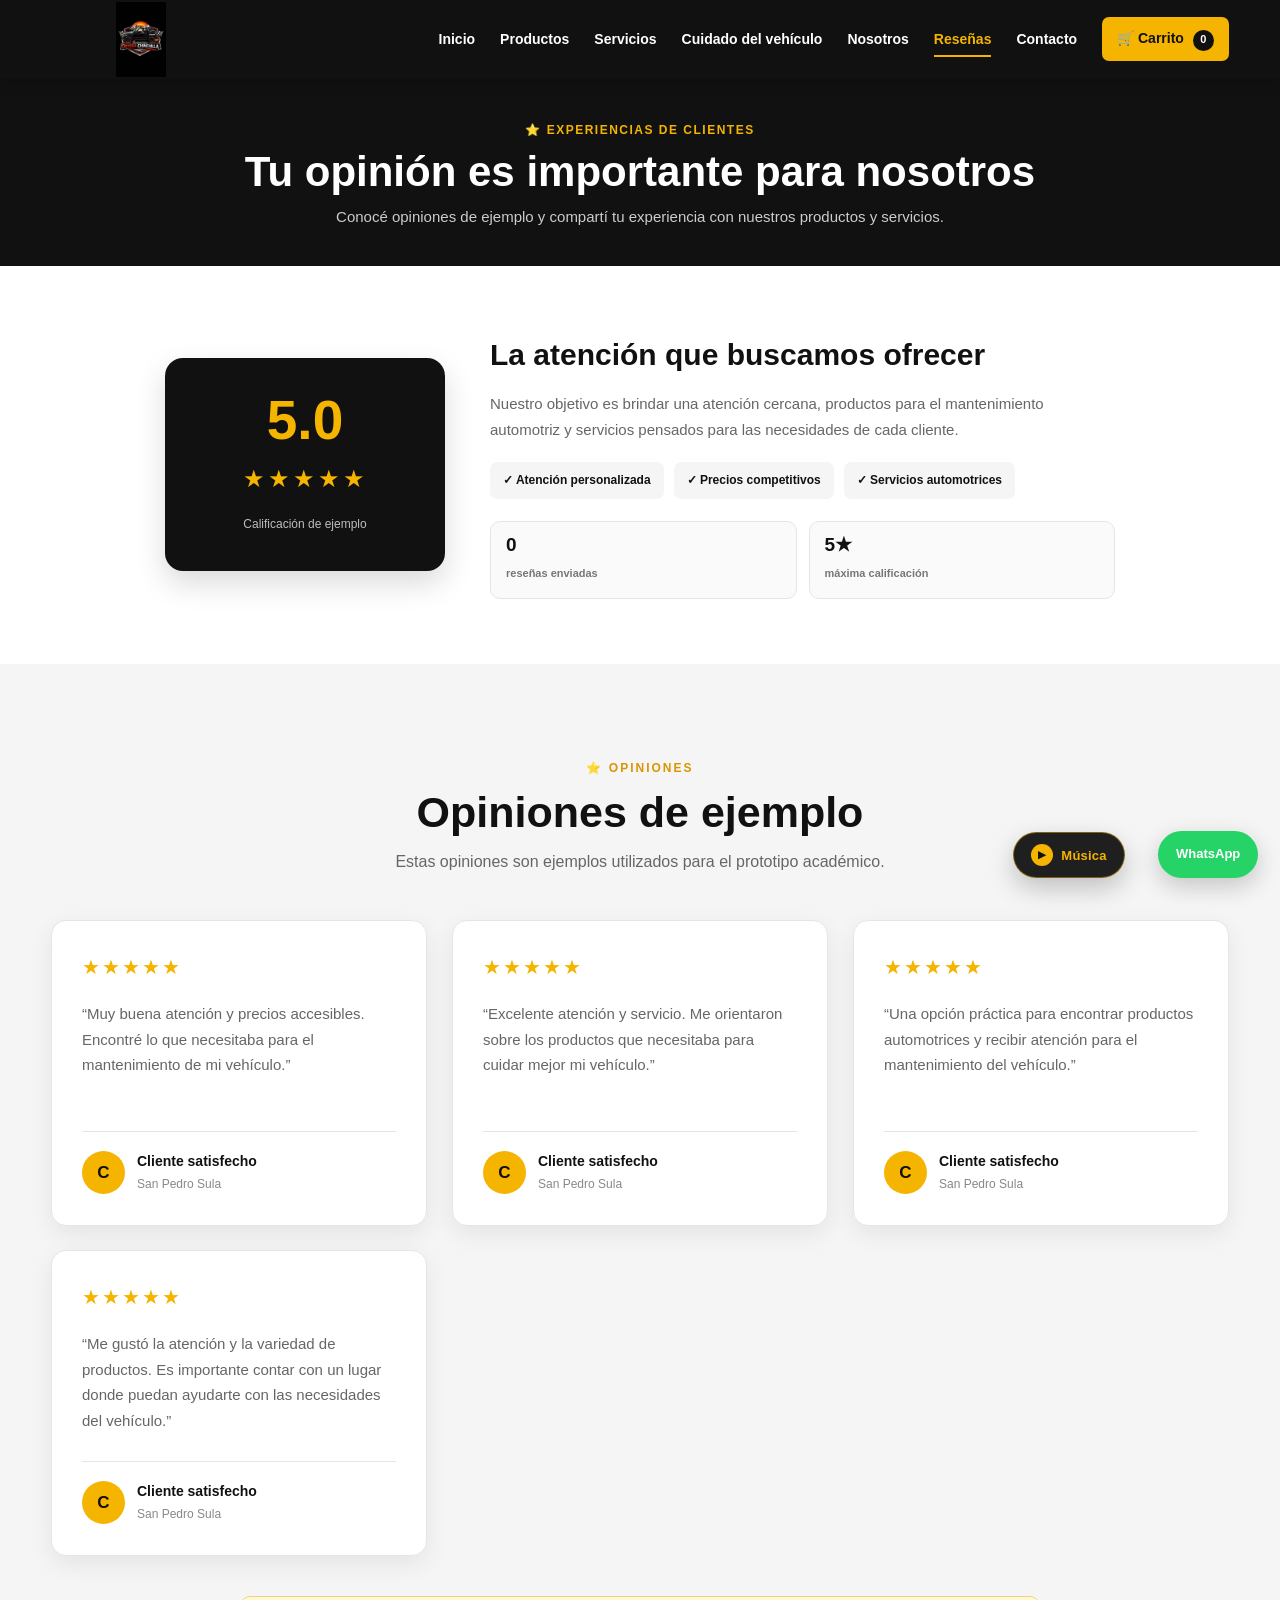
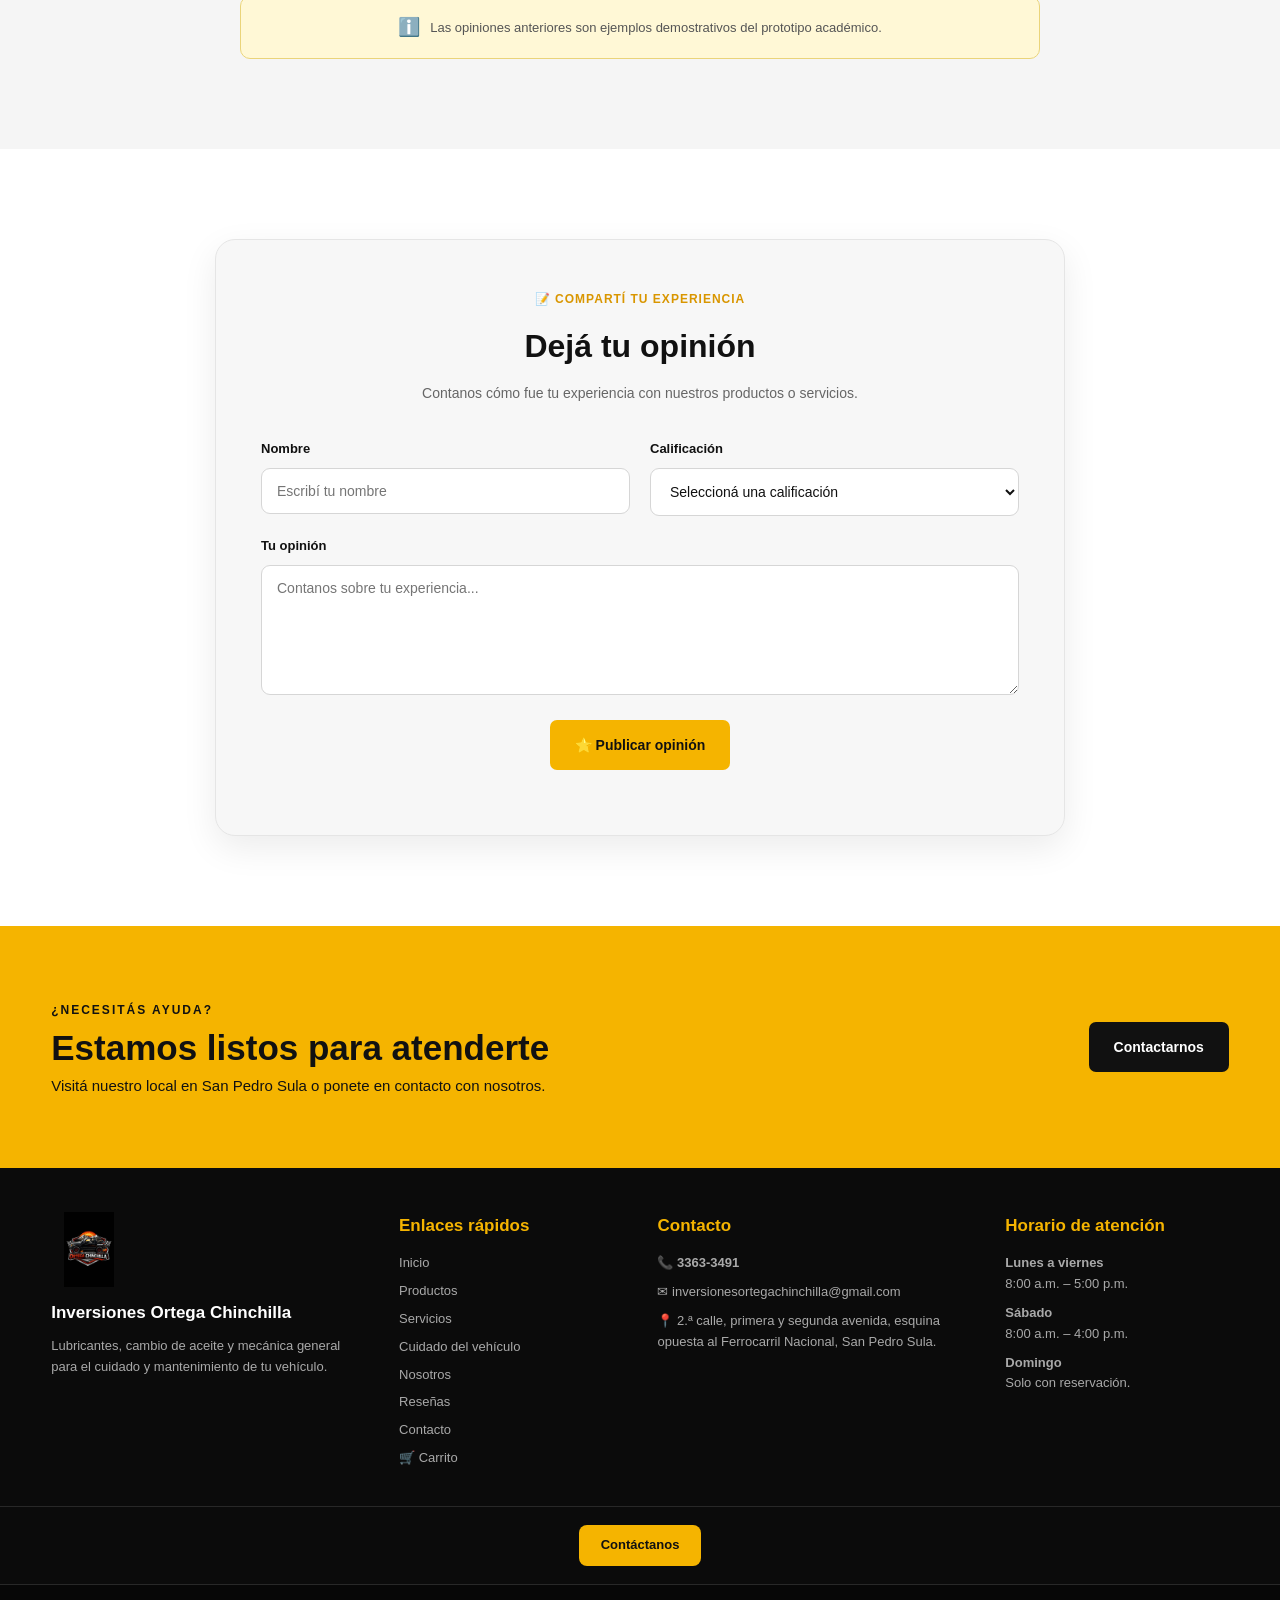
<file: resenas.html>
<!DOCTYPE html>
<html lang="es">
<head>
    <meta charset="UTF-8">
    <meta name="viewport" content="width=device-width, initial-scale=1.0">

  <meta name="description"
      content="Conocé las reseñas y experiencias de clientes de Inversiones Ortega Chinchilla y compartí tu opinión sobre nuestros productos y servicios.">
    <title>Reseñas | Inversiones Ortega Chinchilla</title>

    <link rel="stylesheet" href="style.css">

    <link rel="canonical" href="https://yv9029524-coder.github.io/inversiones-ortega-chinchilla/resenas.html">
    <link rel="icon" type="image/jpeg" href="img/logo/logo.jpg">

    <meta property="og:type" content="website">
    <meta property="og:title" content="Reseñas | Inversiones Ortega Chinchilla">
    <meta property="og:description" content="Conocé las reseñas y experiencias de clientes de Inversiones Ortega Chinchilla y compartí tu opinión sobre nuestros productos y servicios.">
    <meta property="og:url" content="https://yv9029524-coder.github.io/inversiones-ortega-chinchilla/resenas.html">
    <meta property="og:image" content="https://yv9029524-coder.github.io/inversiones-ortega-chinchilla/img/logo/logo.jpg">
    <meta property="og:site_name" content="Inversiones Ortega Chinchilla">
    <meta property="og:locale" content="es_HN">
</head>

<body>

    <!-- ENCABEZADO -->
    <header class="header">

        <div class="container header-content">

            <a href="index.html" class="logo">
                <img src="img/logo/logo.jpg"
                     alt="Inversiones Ortega Chinchilla">
            </a>

            <button class="menu-toggle" id="menu-toggle">
                ☰
            </button>

            <nav class="nav">

                <a href="index.html">Inicio</a>

                <a href="productos.html">Productos</a>

                <a href="servicios.html">Servicios</a>
                    <a href="cuidado.html">Cuidado del vehículo</a>

                <a href="nosotros.html">Nosotros</a>

                <a href="resenas.html">Reseñas</a>

                <a href="contacto.html">Contacto</a>

                <a href="carrito.html" class="cart-link">
                    🛒 Carrito
                    <span id="cart-count">0</span>
                </a>

            </nav>

        </div>

    </header>


    <main>

        <!-- HERO DE RESEÑAS -->
        <section class="reviews-hero">

            <div class="container">

                <span>⭐ EXPERIENCIAS DE CLIENTES</span>

                <h1>
                    Tu opinión es importante para nosotros
                </h1>

                <p>
                    Conocé opiniones de ejemplo y compartí tu experiencia
                    con nuestros productos y servicios.
                </p>

            </div>

        </section>


        <!-- RESUMEN -->
        <section class="reviews-summary-section">

            <div class="container">

                <div class="reviews-summary">

                    <div class="reviews-score">

                        <strong id="reviews-average">5.0</strong>

                        <div class="summary-stars" id="reviews-average-stars">
                            ★★★★★
                        </div>

                        <span id="reviews-count-label">
                            Calificación de ejemplo
                        </span>

                    </div>


                    <div class="reviews-summary-info">

                        <h2>
                            La atención que buscamos ofrecer
                        </h2>

                        <p>
                            Nuestro objetivo es brindar una atención cercana,
                            productos para el mantenimiento automotriz y
                            servicios pensados para las necesidades de cada cliente.
                        </p>

                        <div class="summary-features">

                            <span>✓ Atención personalizada</span>

                            <span>✓ Precios competitivos</span>

                            <span>✓ Servicios automotrices</span>

                        </div>

                        <div class="review-stats" id="review-stats">
                            <div>
                                <strong id="review-total">0</strong>
                                <span>reseñas enviadas</span>
                            </div>
                            <div>
                                <strong>5★</strong>
                                <span>máxima calificación</span>
                            </div>
                        </div>

                    </div>

                </div>

            </div>

        </section>


        <!-- OPINIONES -->
        <section class="reviews-page">

            <div class="container">

                <div class="section-title">

                    <span>⭐ OPINIONES</span>

                    <h2>
                        Opiniones de ejemplo
                    </h2>

                    <p>
                        Estas opiniones son ejemplos utilizados
                        para el prototipo académico.
                    </p>

                </div>


                <div class="reviews-page-grid" id="reviews-list">


                    <!-- RESEÑA 1 -->
                    <article class="review-page-card">

                        <div class="review-page-stars">
                            ★★★★★
                        </div>

                        <p>
                            “Muy buena atención y precios accesibles.
                            Encontré lo que necesitaba para el mantenimiento
                            de mi vehículo.”
                        </p>

                        <div class="review-page-author">

                            <div class="review-avatar">
                                C
                            </div>

                            <div>
                                <strong>
                                    Cliente satisfecho
                                </strong>

                                <span>
                                    San Pedro Sula
                                </span>
                            </div>

                        </div>

                    </article>


                    <!-- RESEÑA 2 -->
                    <article class="review-page-card">

                        <div class="review-page-stars">
                            ★★★★★
                        </div>

                        <p>
                            “Excelente atención y servicio. Me orientaron
                            sobre los productos que necesitaba para cuidar
                            mejor mi vehículo.”
                        </p>

                        <div class="review-page-author">

                            <div class="review-avatar">
                                C
                            </div>

                            <div>
                                <strong>
                                    Cliente satisfecho
                                </strong>

                                <span>
                                    San Pedro Sula
                                </span>
                            </div>

                        </div>

                    </article>


                    <!-- RESEÑA 3 -->
                    <article class="review-page-card">

                        <div class="review-page-stars">
                            ★★★★★
                        </div>

                        <p>
                            “Una opción práctica para encontrar productos
                            automotrices y recibir atención para el
                            mantenimiento del vehículo.”
                        </p>

                        <div class="review-page-author">

                            <div class="review-avatar">
                                C
                            </div>

                            <div>
                                <strong>
                                    Cliente satisfecho
                                </strong>

                                <span>
                                    San Pedro Sula
                                </span>
                            </div>

                        </div>

                    </article>


                    <!-- RESEÑA 4 -->
                    <article class="review-page-card">

                        <div class="review-page-stars">
                            ★★★★★
                        </div>

                        <p>
                            “Me gustó la atención y la variedad de productos.
                            Es importante contar con un lugar donde puedan
                            ayudarte con las necesidades del vehículo.”
                        </p>

                        <div class="review-page-author">

                            <div class="review-avatar">
                                C
                            </div>

                            <div>
                                <strong>
                                    Cliente satisfecho
                                </strong>

                                <span>
                                    San Pedro Sula
                                </span>
                            </div>

                        </div>

                    </article>

                </div>


                <!-- AVISO -->
                <div class="reviews-example-note">

                    <span>ℹ️</span>

                    <p>
                        Las opiniones anteriores son ejemplos
                        demostrativos del prototipo académico.
                    </p>

                </div>

            </div>

        </section>


        <!-- FORMULARIO -->
        <section class="review-form-section">

            <div class="container">

                <div class="review-form-wrapper">

                    <div class="review-form-intro">

                        <span>📝 COMPARTÍ TU EXPERIENCIA</span>

                        <h2>
                            Dejá tu opinión
                        </h2>

                        <p>
                            Contanos cómo fue tu experiencia con nuestros
                            productos o servicios.
                        </p>

                    </div>


                    <form id="review-form" class="review-form">

                        <div class="form-group">

                            <label for="review-name">
                                Nombre
                            </label>

                            <input
                                type="text"
                                id="review-name"
                                placeholder="Escribí tu nombre"
                                required
                            >

                        </div>


                        <div class="form-group">

                            <label for="review-rating">
                                Calificación
                            </label>

                            <select id="review-rating" required>

                                <option value="">
                                    Seleccioná una calificación
                                </option>

                                <option value="5">
                                    ★★★★★ — Excelente
                                </option>

                                <option value="4">
                                    ★★★★☆ — Muy bueno
                                </option>

                                <option value="3">
                                    ★★★☆☆ — Bueno
                                </option>

                                <option value="2">
                                    ★★☆☆☆ — Regular
                                </option>

                                <option value="1">
                                    ★☆☆☆☆ — Puede mejorar
                                </option>

                            </select>

                        </div>


                        <div class="form-group">

                            <label for="review-comment">
                                Tu opinión
                            </label>

                            <textarea
                                id="review-comment"
                                rows="5"
                                placeholder="Contanos sobre tu experiencia..."
                                required
                            ></textarea>

                        </div>


                        <button
                            type="submit"
                            class="btn btn-primary review-submit"
                        >
                            ⭐ Publicar opinión
                        </button>


                        <p class="review-form-message" id="review-message"></p>

                    </form>

                </div>

            </div>

        </section>


        <style>
        /* =========================================
           ESTADÍSTICAS DE RESEÑAS
        ========================================= */

        .review-stats {
            display: flex;
            flex-wrap: wrap;
            gap: 12px;
            margin-top: 22px;
        }

        .review-stats > div {
            flex: 1 1 150px;
            padding: 13px 15px;
            border: 1px solid #e5e5e5;
            border-radius: 10px;
            background: #fafafa;
        }

        .review-stats strong {
            display: block;
            color: #111111;
            font-size: 19px;
            line-height: 1;
            margin-bottom: 5px;
        }

        .review-stats span {
            color: #777777;
            font-size: 11px;
            font-weight: 700;
        }

        .review-new-card {
            animation: reviewAdded .55s ease both;
        }

        @keyframes reviewAdded {
            from {
                opacity: 0;
                transform: translateY(20px) scale(.98);
            }
            to {
                opacity: 1;
                transform: translateY(0) scale(1);
            }
        }

        @media (max-width: 600px) {
            .review-stats {
                flex-direction: column;
            }
        }
        </style>

        <!-- CTA -->
        <section class="cta">

            <div class="container cta-content">

                <div>

                    <span>¿NECESITÁS AYUDA?</span>

                    <h2>
                        Estamos listos para atenderte
                    </h2>

                    <p>
                        Visitá nuestro local en San Pedro Sula
                        o ponete en contacto con nosotros.
                    </p>

                </div>

                <a href="contacto.html"
                   class="btn btn-light">

                    Contactarnos

                </a>

            </div>

        </section>

    </main>


    <!-- PIE DE PÁGINA -->
    <footer class="footer">

        <div class="container footer-grid">

            <div class="footer-column footer-about">

                <img src="img/logo/logo.jpg"
                     alt="Inversiones Ortega Chinchilla"
                     class="footer-logo">

                <h3>
                    Inversiones Ortega Chinchilla
                </h3>

                <p>
                    Lubricantes, cambio de aceite y mecánica general
                    para el cuidado y mantenimiento de tu vehículo.
                </p>

            </div>


            <div class="footer-column">

                <h3>
                    Enlaces rápidos
                </h3>

                <a href="index.html">Inicio</a>
                <a href="productos.html">Productos</a>
                <a href="servicios.html">Servicios</a>
            <a href="cuidado.html">Cuidado del vehículo</a>
                <a href="nosotros.html">Nosotros</a>
                <a href="resenas.html">Reseñas</a>
                <a href="contacto.html">Contacto</a>
                <a href="carrito.html">🛒 Carrito</a>

            </div>


            <div class="footer-column">

                <h3>
                    Contacto
                </h3>

                <p>
                    📞 <strong>3363-3491</strong>
                </p>

                <p>
                    ✉ inversionesortegachinchilla@gmail.com
                </p>

                <p>
                    📍 2.ª calle, primera y segunda avenida,
                    esquina opuesta al Ferrocarril Nacional,
                    San Pedro Sula.
                </p>

            </div>


            <div class="footer-column">

                <h3>
                    Horario de atención
                </h3>

                <p>
                    <strong>Lunes a viernes</strong><br>
                    8:00 a.m. – 5:00 p.m.
                </p>

                <p>
                    <strong>Sábado</strong><br>
                    8:00 a.m. – 4:00 p.m.
                </p>

                <p>
                    <strong>Domingo</strong><br>
                    Solo con reservación.
                </p>

            </div>

        </div>


        <div class="footer-social">

            <a href="contacto.html">
                Contáctanos
            </a>

        </div>


        <div class="footer-bottom">

            <p>
                ©️ 2026 Inversiones Ortega Chinchilla.
                Todos los derechos reservados.
            </p>

        </div>

    </footer>


    <!-- BOTÓN WHATSAPP -->
    <a href="https://wa.me/50496565644"
       class="whatsapp-button"
       aria-label="Contactar por WhatsApp">

        WhatsApp

    </a>


    <script src="script.js"></script>


    <!-- FUNCIONES DE RESEÑAS -->
    <script>

        const formularioResena = document.getElementById("review-form");
        const listaResenas = document.getElementById("reviews-list");
        const mensajeResena = document.getElementById("review-message");


        function obtenerResenasGuardadas() {

            return JSON.parse(
                localStorage.getItem("resenasIOC")
            ) || [];

        }


        function crearTarjetaResena(resena) {

            const tarjeta =
                document.createElement("article");

            tarjeta.className =
                "review-page-card review-new-card";


            /* Estrellas seguras */
            const starsDiv =
                document.createElement("div");

            starsDiv.className =
                "review-page-stars";

            const calificacion =
                Math.min(
                    Math.max(
                        parseInt(resena.calificacion) || 5,
                        1
                    ),
                    5
                );

            starsDiv.textContent =
                "★".repeat(calificacion) +
                "☆".repeat(5 - calificacion);


            /* Comentario seguro asignado como texto puro */
            const parrafo =
                document.createElement("p");

            parrafo.textContent =
                `“${resena.comentario}”`;


            /* Autor seguro */
            const autorDiv =
                document.createElement("div");

            autorDiv.className =
                "review-page-author";

            const avatarDiv =
                document.createElement("div");

            avatarDiv.className =
                "review-avatar";

            const inicial =
                resena.nombre && resena.nombre.length > 0
                    ? resena.nombre.charAt(0).toUpperCase()
                    : "C";

            avatarDiv.textContent =
                inicial;

            const infoDiv =
                document.createElement("div");

            const strongNombre =
                document.createElement("strong");

            strongNombre.textContent =
                resena.nombre;

            const spanEstado =
                document.createElement("span");

            spanEstado.textContent =
                "Opinión enviada";

            infoDiv.appendChild(strongNombre);
            infoDiv.appendChild(spanEstado);

            autorDiv.appendChild(avatarDiv);
            autorDiv.appendChild(infoDiv);


            /* Montaje de la tarjeta */
            tarjeta.appendChild(starsDiv);
            tarjeta.appendChild(parrafo);
            tarjeta.appendChild(autorDiv);

            return tarjeta;

        }


        function actualizarResumenResenas() {

            const resenas = obtenerResenasGuardadas();

            const total = resenas.length;

            const totalElemento =
                document.getElementById("review-total");

            const promedioElemento =
                document.getElementById("reviews-average");

            const estrellasElemento =
                document.getElementById("reviews-average-stars");

            const etiquetaElemento =
                document.getElementById("reviews-count-label");

            if (totalElemento) {
                totalElemento.textContent = total;
            }

            if (total === 0) {
                if (promedioElemento) promedioElemento.textContent = "5.0";
                if (estrellasElemento) estrellasElemento.textContent = "★★★★★";
                if (etiquetaElemento) {
                    etiquetaElemento.textContent = "Calificación de ejemplo";
                }
                return;
            }

            const suma = resenas.reduce(
                (acumulado, resena) =>
                    acumulado + (parseInt(resena.calificacion) || 0),
                0
            );

            const promedio = suma / total;

            const promedioRedondeado =
                Math.round(promedio * 10) / 10;

            const estrellasCompletas =
                Math.round(promedio);

            if (promedioElemento) {
                promedioElemento.textContent =
                    promedioRedondeado.toFixed(1);
            }

            if (estrellasElemento) {
                estrellasElemento.textContent =
                    "★".repeat(estrellasCompletas) +
                    "☆".repeat(5 - estrellasCompletas);
            }

            if (etiquetaElemento) {
                etiquetaElemento.textContent =
                    total === 1
                        ? "1 reseña enviada"
                        : `${total} reseñas enviadas`;
            }
        }


                function mostrarResenasGuardadas() {

            const resenas =
                obtenerResenasGuardadas();

            resenas.forEach(resena => {

                const tarjeta =
                    crearTarjetaResena(resena);

                listaResenas.appendChild(tarjeta);

            });

        }


        if (formularioResena) {

            formularioResena.addEventListener("submit", function(event) {

                event.preventDefault();


                const nombre =
                    document.getElementById("review-name").value.trim();

                const calificacion =
                    parseInt(
                        document.getElementById("review-rating").value
                    );

                const comentario =
                    document.getElementById("review-comment").value.trim();


                if (!nombre || !calificacion || !comentario) {
                    return;
                }


                const resenas =
                    obtenerResenasGuardadas();

                const nuevaResena = {

                    nombre: nombre,

                    calificacion: calificacion,

                    comentario: comentario

                };

                resenas.push(nuevaResena);


                localStorage.setItem(
                    "resenasIOC",
                    JSON.stringify(resenas)
                );


                /* Insertar la nueva reseña de forma segura */
                const tarjeta =
                    crearTarjetaResena(nuevaResena);

                listaResenas.appendChild(tarjeta);

                actualizarResumenResenas();


                formularioResena.reset();


                mensajeResena.textContent =
                    "✓ ¡Gracias por compartir tu opinión!";

                mensajeResena.classList.add("show");


                setTimeout(() => {

                    mensajeResena.classList.remove("show");

                }, 3500);

            });

        }


        mostrarResenasGuardadas();
        actualizarResumenResenas();

    </script>

</body>
</html>
</file>
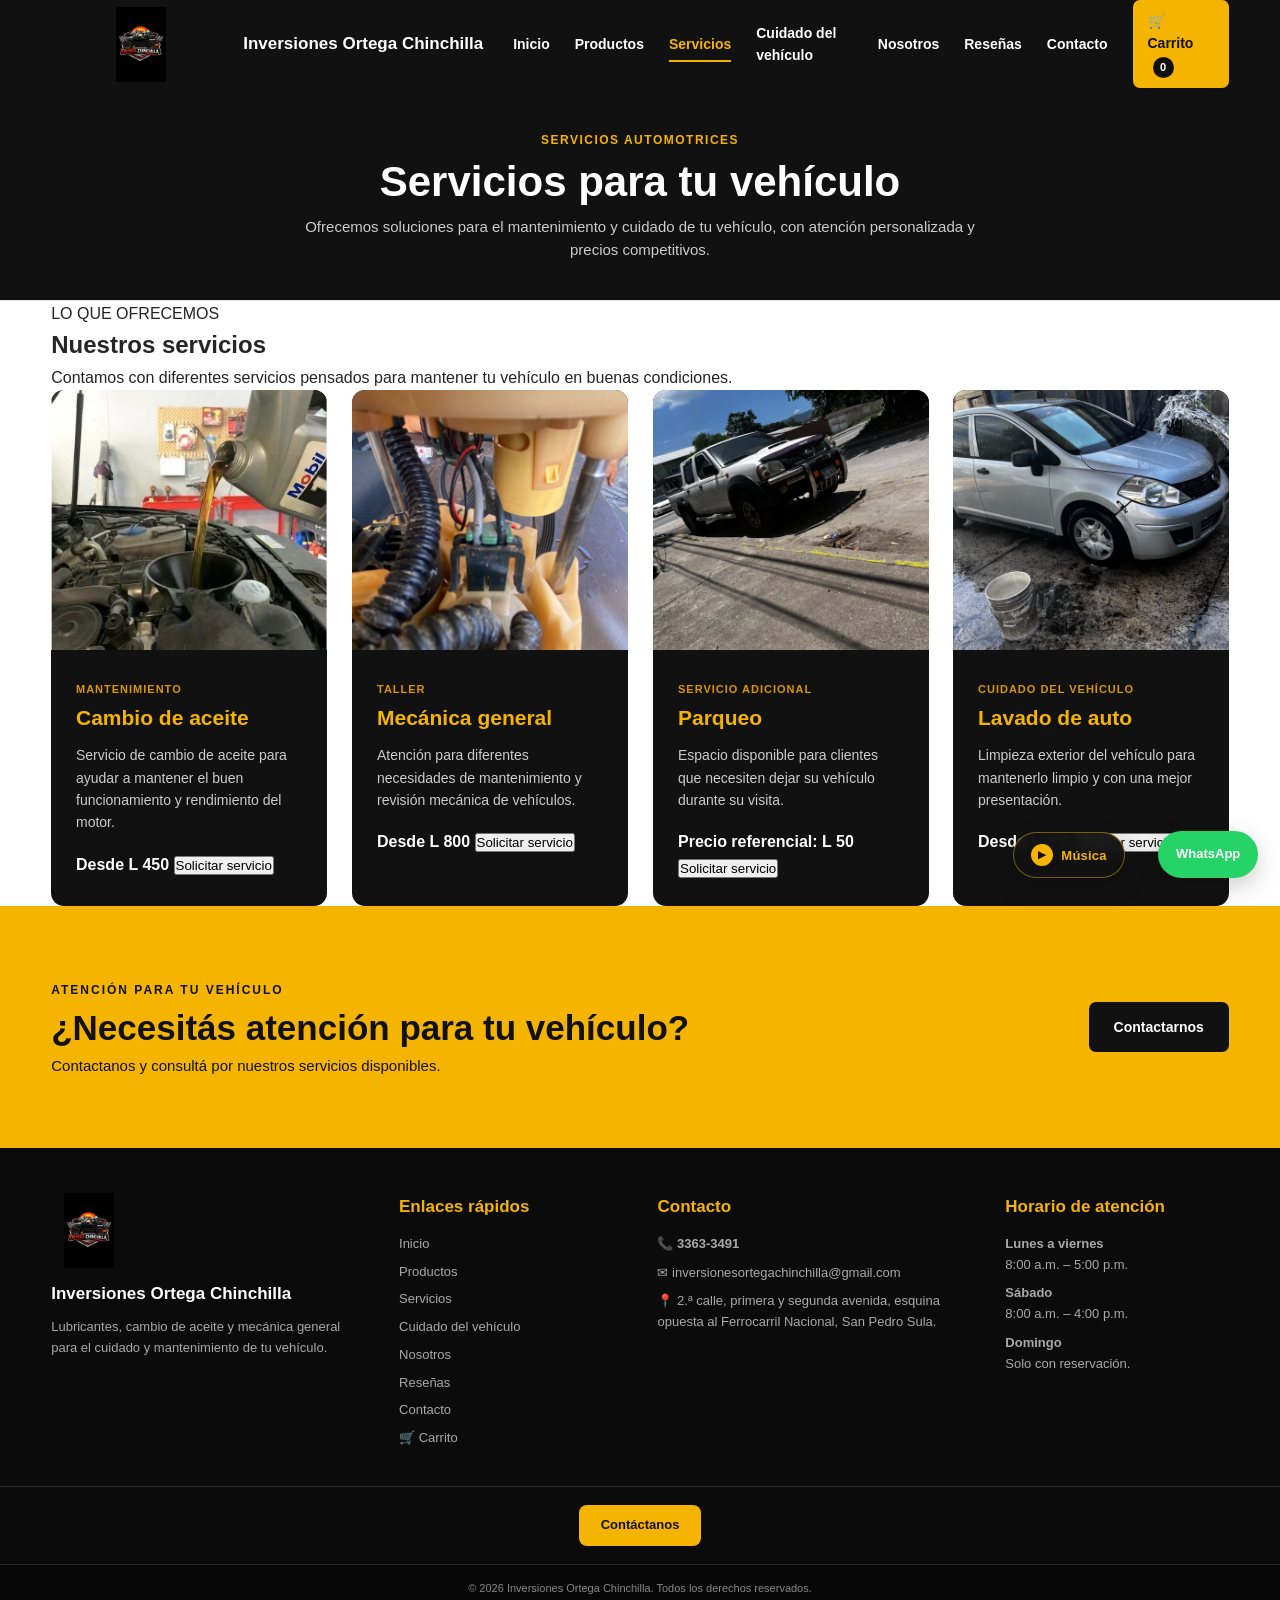
<file: servicios.html>
<!DOCTYPE html>
<html lang="es">

<head>

    <meta charset="UTF-8">

    <meta name="viewport" content="width=device-width, initial-scale=1.0">

    <meta name="description" content="Conocé los servicios de Inversiones Ortega Chinchilla: cambio de aceite, mecánica general, parqueo y lavado de auto en San Pedro Sula.">

    <title>Servicios | Inversiones Ortega Chinchilla</title>
<link rel="canonical" href="https://yv9029524-coder.github.io/inversiones-ortega-chinchilla/servicios.html">
<link rel="icon" type="image/jpeg" href="img/logo/logo.jpg">

<meta property="og:type" content="website">
<meta property="og:title" content="Servicios | Inversiones Ortega Chinchilla">
<meta property="og:description" content="Conocé los servicios de Inversiones Ortega Chinchilla para el mantenimiento y cuidado de tu vehículo en San Pedro Sula.">
<meta property="og:url" content="https://yv9029524-coder.github.io/inversiones-ortega-chinchilla/servicios.html">
<meta property="og:image" content="https://yv9029524-coder.github.io/inversiones-ortega-chinchilla/img/logo/logo.jpg">
<meta property="og:site_name" content="Inversiones Ortega Chinchilla">
<meta property="og:locale" content="es_HN">

    <link rel="stylesheet" href="style.css">

</head>

<body>

<header class="header">

    <div class="container header-content">

        <a href="index.html" class="logo">

            <img src="img/logo/logo.jpg"
                 alt="Inversiones Ortega Chinchilla">

            <span>Inversiones Ortega Chinchilla</span>

        </a>

        <button class="menu-toggle"
                id="menu-toggle"
                aria-label="Abrir menú">

            ☰

        </button>

        <nav class="nav">

            <a href="index.html">
                Inicio
            </a>

            <a href="productos.html">
                Productos
            </a>

            <a href="servicios.html">
                Servicios
            </a>

            <a href="cuidado.html">
                Cuidado del vehículo
            </a>

            <a href="nosotros.html">
                Nosotros
            </a>

            <a href="resenas.html">
                Reseñas
            </a>

            <a href="contacto.html">
                Contacto
            </a>

            <a href="carrito.html"
               class="cart-link">

                🛒 Carrito

                <span id="cart-count">
                    0
                </span>

            </a>

        </nav>

    </div>

</header>

<main>

    <section class="page-hero">

        <div class="container">

            <span class="section-tag">
                SERVICIOS AUTOMOTRICES
            </span>

            <h1>
                Servicios para tu vehículo
            </h1>

            <p>
                Ofrecemos soluciones para el mantenimiento y cuidado
                de tu vehículo, con atención personalizada y precios
                competitivos.
            </p>

        </div>

    </section>

    <section class="services-section">

        <div class="container">

            <div class="section-heading">

                <span class="section-tag">
                    LO QUE OFRECEMOS
                </span>

                <h2>
                    Nuestros servicios
                </h2>

                <p>
                    Contamos con diferentes servicios pensados para
                    mantener tu vehículo en buenas condiciones.
                </p>

            </div>

            <div class="services-grid">

                <article class="service-card">

                    <div class="service-image">

                        <img src="img/servicios/cambio-aceite.jpg"
                             alt="Cambio de aceite">

                    </div>

                    <div class="service-info">

                        <span class="product-category">
                            Mantenimiento
                        </span>

                        <h3>
                            Cambio de aceite
                        </h3>

                        <p>
                            Servicio de cambio de aceite para ayudar
                            a mantener el buen funcionamiento y
                            rendimiento del motor.
                        </p>

                        <strong>
                            Desde L 450
                        </strong>

                        <button type="button"
                                onclick="solicitarServicio('Cambio de aceite')">

                            Solicitar servicio

                        </button>

                    </div>

                </article>

                <article class="service-card">

                    <div class="service-image">

                        <img src="img/servicios/mecanica-general.jpg"
                             alt="Mecánica general">

                    </div>

                    <div class="service-info">

                        <span class="product-category">
                            Taller
                        </span>

                        <h3>
                            Mecánica general
                        </h3>

                        <p>
                            Atención para diferentes necesidades
                            de mantenimiento y revisión mecánica
                            de vehículos.
                        </p>

                        <strong>
                            Desde L 800
                        </strong>

                        <button type="button"
                                onclick="solicitarServicio('Mecánica general')">

                            Solicitar servicio

                        </button>

                    </div>

                </article>

                <article class="service-card">

                    <div class="service-image">

                        <img src="img/servicios/parqueo.jpg"
                             alt="Parqueo">

                    </div>

                    <div class="service-info">

                        <span class="product-category">
                            Servicio adicional
                        </span>

                        <h3>
                            Parqueo
                        </h3>

                        <p>
                            Espacio disponible para clientes que
                            necesiten dejar su vehículo durante
                            su visita.
                        </p>

                        <strong>
                            Precio referencial: L 50
                        </strong>

                        <button type="button"
                                onclick="solicitarServicio('Parqueo')">

                            Solicitar servicio

                        </button>

                    </div>

                </article>

                <article class="service-card">

                    <div class="service-image">

                        <img src="img/servicios/lavado-auto.jpg"
                             alt="Lavado de auto">

                    </div>

                    <div class="service-info">

                        <span class="product-category">
                            Cuidado del vehículo
                        </span>

                        <h3>
                            Lavado de auto
                        </h3>

                        <p>
                            Limpieza exterior del vehículo para
                            mantenerlo limpio y con una mejor
                            presentación.
                        </p>

                        <strong>
                            Desde L 200
                        </strong>

                        <button type="button"
                                onclick="solicitarServicio('Lavado de auto')">

                            Solicitar servicio

                        </button>

                    </div>

                </article>

            </div>

        </div>

    </section>

    <section class="cta">

        <div class="container cta-content">

            <div>

                <span>
                    ATENCIÓN PARA TU VEHÍCULO
                </span>

                <h2>
                    ¿Necesitás atención para tu vehículo?
                </h2>

                <p>
                    Contactanos y consultá por nuestros servicios disponibles.
                </p>

            </div>

            <a href="contacto.html"
               class="btn btn-light">

                Contactarnos

            </a>

        </div>

    </section>

</main>

<footer class="footer">

    <div class="container footer-grid">

        <div class="footer-column footer-about">

            <img src="img/logo/logo.jpg"
                 alt="Inversiones Ortega Chinchilla"
                 class="footer-logo">

            <h3>
                Inversiones Ortega Chinchilla
            </h3>

            <p>
                Lubricantes, cambio de aceite y mecánica general
                para el cuidado y mantenimiento de tu vehículo.
            </p>

        </div>

        <div class="footer-column">

            <h3>
                Enlaces rápidos
            </h3>

            <a href="index.html">
                Inicio
            </a>

            <a href="productos.html">
                Productos
            </a>

            <a href="servicios.html">
                Servicios
            </a>

            <a href="cuidado.html">
                Cuidado del vehículo
            </a>

            <a href="nosotros.html">
                Nosotros
            </a>

            <a href="resenas.html">
                Reseñas
            </a>

            <a href="contacto.html">
                Contacto
            </a>

            <a href="carrito.html">
                🛒 Carrito
            </a>

        </div>

        <div class="footer-column">

            <h3>
                Contacto
            </h3>

            <p>
                📞 <strong>3363-3491</strong>
            </p>

            <p>
                ✉ inversionesortegachinchilla@gmail.com
            </p>

            <p>
                📍 2.ª calle, primera y segunda avenida,
                esquina opuesta al Ferrocarril Nacional,
                San Pedro Sula.
            </p>

        </div>

        <div class="footer-column">

            <h3>
                Horario de atención
            </h3>

            <p>
                <strong>Lunes a viernes</strong><br>
                8:00 a.m. – 5:00 p.m.
            </p>

            <p>
                <strong>Sábado</strong><br>
                8:00 a.m. – 4:00 p.m.
            </p>

            <p>
                <strong>Domingo</strong><br>
                Solo con reservación.
            </p>

        </div>

    </div>

    <div class="footer-social">

        <a href="contacto.html">
            Contáctanos
        </a>

    </div>

    <div class="footer-bottom">

        <p>
            © 2026 Inversiones Ortega Chinchilla.
            Todos los derechos reservados.
        </p>

    </div>

</footer>

<a href="https://wa.me/50496565644"
   class="whatsapp-button"
   aria-label="Contactar por WhatsApp">

    WhatsApp

</a>

<script src="script.js"></script>

<script>

function solicitarServicio(servicio) {

    const mensaje =
        "Hola, quiero solicitar el servicio de " +
        servicio +
        ". Me gustaría consultar disponibilidad y precio.";

    const enviarWhatsApp = confirm(
        "✓ Solicitud enviada\n\n" +
        "Tu solicitud de " +
        servicio +
        " ha sido registrada correctamente.\n\n" +
        "¿Querés enviar también la solicitud por WhatsApp?"
    );

    if (enviarWhatsApp) {

        const enlace =
            "https://wa.me/50496565644?text=" +
            encodeURIComponent(mensaje);

        window.open(
            enlace,
            "_blank",
            "noopener,noreferrer"
        );

    }

}

</script>

</body>

</html>
</file>
<file: style.css>
/* =========================================
   INVERSIONES ORTEGA CHINCHILLA
   DISEÑO GENERAL
========================================= */

* {
    margin: 0;
    padding: 0;
    box-sizing: border-box;
}

:root {
    --primary: #f5b400;
    --primary-dark: #d99600;
    --dark: #111111;
    --dark-light: #1c1c1c;
    --text: #252525;
    --text-light: #666666;
    --white: #ffffff;
    --gray: #f5f5f5;
    --border: #e5e5e5;
    --success: #25d366;
}

html {
    scroll-behavior: smooth;
}

body {
    font-family: Arial, Helvetica, sans-serif;
    color: var(--text);
    background: var(--white);
    line-height: 1.6;
}

a {
    text-decoration: none;
    color: inherit;
}

img {
    max-width: 100%;
    display: block;
}

.container {
    width: min(1180px, 92%);
    margin: 0 auto;
}


/* =========================================
   ENCABEZADO
========================================= */

.header {
    background: var(--dark);
    color: var(--white);
    position: sticky;
    top: 0;
    z-index: 1000;
    box-shadow: 0 3px 15px rgba(0, 0, 0, 0.18);
}

.header-content {
    min-height: 78px;
    display: flex;
    align-items: center;
    justify-content: space-between;
    gap: 30px;
}

.logo {
    display: flex;
    align-items: center;
    gap: 12px;
    font-weight: 800;
    font-size: 17px;
    transition: 0.3s ease;
}

.logo:hover {
    color: var(--primary);
}

.logo-icon {
    width: 45px;
    height: 45px;
    display: grid;
    place-items: center;
    background: var(--primary);
    color: var(--dark);
    border-radius: 8px;
    font-size: 13px;
    font-weight: 900;
}

.nav {
    display: flex;
    align-items: center;
    gap: 24px;
}

.nav a {
    position: relative;
    font-size: 14px;
    font-weight: 600;
    transition: 0.3s ease;
}

.nav a:not(.cart-link)::after {
    content: "";
    position: absolute;
    left: 0;
    bottom: -7px;
    width: 0;
    height: 2px;
    background: var(--primary);
    transition: 0.3s ease;
}

.nav a:hover {
    color: var(--primary);
}

.nav a:hover::after {
    width: 100%;
}

.cart-link {
    background: var(--primary);
    color: var(--dark) !important;
    padding: 10px 15px;
    border-radius: 7px;
}

.cart-link:hover {
    background: var(--primary-dark);
}

#cart-count {
    display: inline-grid;
    place-items: center;
    min-width: 21px;
    height: 21px;
    margin-left: 5px;
    padding: 0 5px;
    border-radius: 50%;
    background: var(--dark);
    color: var(--white);
    font-size: 11px;
}


/* =========================================
   HERO
========================================= */

.hero {
    min-height: 650px;
    display: flex;
    align-items: center;
    background:
        linear-gradient(115deg, #101010 0%, #181818 55%, #242424 100%);
    color: var(--white);
    overflow: hidden;
}

.hero-content {
    min-height: 650px;
    display: grid;
    grid-template-columns: 1.05fr 0.95fr;
    align-items: center;
    gap: 60px;
}

.hero-tag {
    display: inline-block;
    color: var(--primary);
    font-size: 13px;
    font-weight: 800;
    letter-spacing: 2px;
    margin-bottom: 18px;
}

.hero h1 {
    max-width: 650px;
    font-size: clamp(42px, 5vw, 70px);
    line-height: 1.05;
    margin-bottom: 25px;
    letter-spacing: -2px;
}

.hero h1 span {
    display: block;
    color: var(--primary);
}

.hero p {
    max-width: 580px;
    color: #d2d2d2;
    font-size: 18px;
    margin-bottom: 32px;
}

.hero-buttons {
    display: flex;
    flex-wrap: wrap;
    gap: 14px;
}

.btn {
    display: inline-flex;
    justify-content: center;
    align-items: center;
    min-height: 50px;
    padding: 0 25px;
    border-radius: 7px;
    font-weight: 800;
    font-size: 14px;
    transition: 0.3s ease;
}

.btn-primary {
    background: var(--primary);
    color: var(--dark);
}

.btn-primary:hover {
    background: var(--primary-dark);
    transform: translateY(-2px);
}

.btn-secondary {
    border: 1px solid #777;
    color: var(--white);
}

.btn-secondary:hover {
    border-color: var(--primary);
    color: var(--primary);
}

.hero-image {
    display: flex;
    justify-content: center;
    align-items: center;
}

.hero-image-placeholder {
    width: min(470px, 100%);
    min-height: 390px;
    padding: 40px;
    border: 1px solid #414141;
    border-radius: 20px;
    background:
        linear-gradient(145deg, #252525, #111111);
    display: flex;
    flex-direction: column;
    justify-content: center;
    align-items: center;
    text-align: center;
    box-shadow: 0 25px 60px rgba(0, 0, 0, 0.35);
}

.hero-image-placeholder span {
    color: var(--primary);
    font-size: 17px;
    font-weight: 700;
    letter-spacing: 3px;
}

.hero-image-placeholder strong {
    margin: 8px 0 18px;
    font-size: 34px;
    line-height: 1.1;
}

.hero-image-placeholder small {
    color: #aaa;
    font-size: 14px;
}


/* =========================================
   TÍTULOS DE SECCIÓN
========================================= */

.section-title {
    text-align: center;
    max-width: 700px;
    margin: 0 auto 45px;
}

.section-title > span {
    color: var(--primary-dark);
    font-size: 12px;
    font-weight: 900;
    letter-spacing: 2px;
}

.section-title h2 {
    margin-top: 8px;
    font-size: clamp(30px, 4vw, 43px);
    line-height: 1.15;
    color: var(--dark);
}

.section-title p {
    margin-top: 12px;
    color: var(--text-light);
}


/* =========================================
   BENEFICIOS
========================================= */

.benefits {
    padding: 90px 0;
    background: var(--white);
}

.benefits-grid {
    display: grid;
    grid-template-columns: repeat(4, 1fr);
    gap: 20px;
}

.benefit-card {
    padding: 30px 24px;
    border: 1px solid var(--border);
    border-radius: 12px;
    background: var(--white);
    transition: 0.3s ease;
}

.benefit-card:hover {
    transform: translateY(-7px);
    border-color: var(--primary);
    box-shadow: 0 15px 35px rgba(0, 0, 0, 0.08);
}

.benefit-icon {
    width: 48px;
    height: 48px;
    margin-bottom: 18px;
    display: grid;
    place-items: center;
    border-radius: 10px;
    background: #fff4cf;
    color: var(--primary-dark);
    font-size: 22px;
    font-weight: 900;
}

.benefit-card h3 {
    margin-bottom: 9px;
    font-size: 18px;
    color: var(--dark);
}

.benefit-card p {
    color: var(--text-light);
    font-size: 14px;
}


/* =========================================
   PRODUCTOS
========================================= */

.featured-products {
    padding: 90px 0;
    background: var(--gray);
}

.products-preview {
    display: grid;
    grid-template-columns: repeat(3, 1fr);
    gap: 25px;
}

.product-card {
    overflow: hidden;
    background: var(--white);
    border: 1px solid var(--border);
    border-radius: 13px;
    transition: 0.3s ease;
}

.product-card:hover {
    transform: translateY(-7px);
    box-shadow: 0 18px 40px rgba(0, 0, 0, 0.1);
}

.product-image {
    height: 250px;
    display: flex;
    align-items: center;
    justify-content: center;
    background: #f5f5f5;
    overflow: hidden;
}

.product-image img {
    width: 115%;
    height: 115%;
    object-fit: contain;
    object-position: center;
}


.product-info {
    padding: 23px;
}

.product-category {
    color: var(--primary-dark);
    font-size: 11px;
    font-weight: 900;
    text-transform: uppercase;
    letter-spacing: 1px;
}

.product-info h3 {
    margin: 7px 0;
    color: var(--dark);
    font-size: 20px;
    line-height: 1.25;
}

.product-info p {
    min-height: 48px;
    color: var(--text-light);
    font-size: 14px;
}

.product-bottom {
    margin-top: 20px;
    padding-top: 17px;
    border-top: 1px solid var(--border);
    display: flex;
    align-items: center;
    justify-content: space-between;
    gap: 10px;
}

.product-bottom strong {
    color: var(--dark);
    font-size: 20px;
}

.product-bottom a {
    color: var(--primary-dark);
    font-size: 13px;
    font-weight: 800;
}

.product-bottom a:hover {
    text-decoration: underline;
}

.center-button {
    margin-top: 38px;
    text-align: center;
}


/* =========================================
   SERVICIOS
========================================= */

.services-preview {
    padding: 90px 0;
    background: var(--white);
}

.services-grid {
    display: grid;
    grid-template-columns: repeat(4, 1fr);
    gap: 25px;
}

.service-card {
    overflow: hidden;
    border-radius: 13px;
    background: var(--dark);
    color: var(--white);
    transition: 0.3s ease;
}

.service-card:hover {
    transform: translateY(-7px);
    box-shadow: 0 18px 40px rgba(0, 0, 0, 0.18);
}

.service-image {
    min-height: 230px;
    display: flex;
    justify-content: center;
    align-items: center;
    background: #292929;
    color: #aaa;
    font-size: 13px;
}

.service-info {
    padding: 25px;
}

.service-info h3 {
    color: var(--primary);
    font-size: 21px;
    margin-bottom: 10px;
}

.service-info p {
    color: #cccccc;
    font-size: 14px;
    margin-bottom: 18px;
}

.service-info a {
    color: var(--white);
    font-size: 13px;
    font-weight: 800;
}

.service-info a:hover {
    color: var(--primary);
}


/* TABLET */

@media (max-width: 1000px) {

    .services-grid {
        grid-template-columns: repeat(2, 1fr);
    }

}


/* CELULAR */

@media (max-width: 750px) {

    .services-grid {
        grid-template-columns: 1fr;
    }

}


/* =========================================
   LLAMADO A LA ACCIÓN
========================================= */

.cta {
    padding: 70px 0;
    background: var(--primary);
    color: var(--dark);
}

.cta-content {
    display: flex;
    align-items: center;
    justify-content: space-between;
    gap: 30px;
}

.cta span {
    font-size: 12px;
    font-weight: 900;
    letter-spacing: 2px;
}

.cta h2 {
    margin: 5px 0;
    font-size: 35px;
    line-height: 1.2;
}

.cta p {
    font-size: 15px;
}

.btn-light {
    background: var(--dark);
    color: var(--white);
}

.btn-light:hover {
    background: #333333;
    transform: translateY(-2px);
}


/* =========================================
   FOOTER PROFESIONAL
========================================= */

.footer {
    background: #0b0b0b;
    color: var(--white);
    padding-top: 45px;
}

.footer-grid {
    display: grid;
    grid-template-columns: 1.4fr 1fr 1.4fr 1fr;
    gap: 35px;
    padding-bottom: 30px;
}

.footer-column h3 {
    color: var(--primary);
    margin-bottom: 14px;
    font-size: 17px;
}

.footer-column p {
    color: #a9a9a9;
    font-size: 13px;
    line-height: 1.6;
    margin-bottom: 8px;
}

.footer-column a {
    display: block;
    color: #a9a9a9;
    font-size: 13px;
    margin-bottom: 7px;
    transition: 0.3s ease;
}

.footer-column a:hover {
    color: var(--primary);
    transform: translateX(4px);
}

.footer-logo {
    width: 75px;
    height: 75px;
    object-fit: contain;
    border-radius: 10px;
    margin-bottom: 12px;
}

.footer-about h3 {
    color: var(--white);
    margin-bottom: 10px;
}

.footer-social {
    text-align: center;
    padding: 18px 20px;
    border-top: 1px solid #282828;
}

.footer-social a {
    display: inline-block;
    background: var(--primary);
    color: var(--dark);
    padding: 10px 22px;
    border-radius: 8px;
    font-size: 13px;
    font-weight: 800;
    text-decoration: none;
    transition: 0.3s ease;
}

.footer-social a:hover {
    background: var(--primary-dark);
    transform: translateY(-2px);
}

.footer-bottom {
    background: #070707;
    padding: 15px;
    border-top: 1px solid #282828;
    text-align: center;
}

.footer-bottom p {
    margin: 0;
    color: #888;
    font-size: 11px;
}


/* TABLET */

@media (max-width: 992px) {

    .footer-grid {
        grid-template-columns: repeat(2, 1fr);
        gap: 30px;
    }

}


/* CELULAR */

@media (max-width: 768px) {

    .footer {
        padding-top: 40px;
    }

    .footer-grid {
        grid-template-columns: 1fr;
        gap: 25px;
        text-align: center;
    }

    .footer-logo {
        margin-left: auto;
        margin-right: auto;
    }

    .footer-column a:hover {
        transform: none;
    }

}
/* =========================================
   FOOTER - TABLET
========================================= */

@media (max-width: 992px) {

    .footer-grid {
        grid-template-columns: repeat(2, 1fr);
        gap: 35px;
    }

}


/* =========================================
   FOOTER - CELULAR
========================================= */

@media (max-width: 768px) {

    .footer {
        padding-top: 50px;
    }

    .footer-grid {
        grid-template-columns: 1fr;
        gap: 30px;
        text-align: center;
    }

    .footer-logo {
        margin-left: auto;
        margin-right: auto;
    }

    .footer-column a:hover {
        transform: none;
    }

}


/* =========================================
   WHATSAPP
========================================= */

.whatsapp-button {
    position: fixed;
    right: 22px;
    bottom: 22px;
    z-index: 900;
    padding: 13px 18px;
    border-radius: 50px;
    background: var(--success);
    color: var(--white);
    font-size: 13px;
    font-weight: 800;
    box-shadow: 0 8px 25px rgba(0, 0, 0, 0.2);
    transition: 0.3s ease;
}

.whatsapp-button:hover {
    transform: translateY(-4px);
}


/* =========================================
   RESPONSIVE
========================================= */

@media (max-width: 1000px) {

    .nav {
        gap: 14px;
    }

    .nav a {
        font-size: 13px;
    }

    .hero-content {
        grid-template-columns: 1fr;
        padding: 80px 0;
        text-align: center;
    }

    .hero p {
        margin-left: auto;
        margin-right: auto;
    }

    .hero-buttons {
        justify-content: center;
    }

    /* LOGO VISIBLE EN CELULAR */
    .hero-image {
        display: flex;
        justify-content: center;
        align-items: center;
        margin-top: 30px;
    }

    .hero-image-placeholder {
        width: min(360px, 85%);
        min-height: 300px;
        padding: 25px;
    }

    .hero-image-placeholder img {
        width: 100%;
        max-width: 280px;
        height: auto;
        object-fit: contain;
        border-radius: 12px;
    }

    .benefits-grid {
        grid-template-columns: repeat(2, 1fr);
    }
}


@media (max-width: 750px) {

    .header-content {
        padding: 15px 0;
        flex-direction: column;
    }

    .nav {
        width: 100%;
        justify-content: center;
        flex-wrap: wrap;
        gap: 12px 18px;
    }

    .hero {
        min-height: auto;
    }

    .hero-content {
        min-height: auto;
        padding: 75px 0;
    }

    .hero h1 {
        font-size: 42px;
    }

    .products-preview,
    .services-grid {
        grid-template-columns: 1fr;
    }

    .product-image,
    .service-image {
        min-height: 280px;
    }

    .cta-content {
        flex-direction: column;
        text-align: center;
    }

    .footer-grid {
        grid-template-columns: 1fr;
        gap: 30px;
    }
}


@media (max-width: 480px) {

    .logo {
        font-size: 14px;
    }

    .logo-icon {
        width: 40px;
        height: 40px;
    }

    .nav {
        gap: 9px 12px;
    }

    .nav a {
        font-size: 12px;
    }

    .hero h1 {
        font-size: 36px;
    }

    .hero p {
        font-size: 16px;
    }

    .benefits-grid {
        grid-template-columns: 1fr;
    }

    .section-title h2 {
        font-size: 29px;
    }

    .cta h2 {
        font-size: 28px;
    }

    .whatsapp-button {
        right: 14px;
        bottom: 14px;
    }
}
/* ===== AJUSTE DEL LOGO ===== */

.header .logo {
    display: flex;
    align-items: center;
    flex-shrink: 0;
}

.header .logo img {
    width: 180px;
    height: 75px;
    object-fit: contain;
    display: block;
}

.header-content {
    display: flex;
    align-items: center;
    justify-content: space-between;
    gap: 30px;
}

.nav {
    display: flex;
    align-items: center;
    gap: 25px;
}
/* TAMAÑO DEL LOGO DEL ENCABEZADO */
.logo img {
    width: 75px;
    height: 75px;
    object-fit: contain;
    display: block;
}
/* ===== FOTOS DE SERVICIOS ===== */

.service-image {
    height: 260px;
    display: flex;
    align-items: center;
    justify-content: center;
    overflow: hidden;
    background: #f5f5f5;
}

.service-image img {
    width: 100%;
    height: 100%;
    object-fit: cover;
    display: block;
    transition: transform 0.4s ease;
}

.service-card:hover .service-image img {
    transform: scale(1.05);
}
/* =========================================
   CARRITO - DISEÑO PROFESIONAL
========================================= */

.cart-section {
    padding: 80px 0;
    background: #f7f7f7;
}

.cart-item {
    display: grid;
    grid-template-columns: 1fr auto auto auto;
    align-items: center;
    gap: 25px;
    background: #ffffff;
    padding: 22px;
    margin-bottom: 15px;
    border-radius: 16px;
    box-shadow: 0 8px 25px rgba(0,0,0,0.08);
    border: 1px solid #eeeeee;
}

.cart-item-info h3 {
    margin: 0 0 8px;
    font-size: 19px;
}

.cart-item-info p {
    margin: 0;
    color: #777;
}

.cart-quantity {
    display: flex;
    align-items: center;
    gap: 12px;
}

.cart-quantity button {
    width: 36px;
    height: 36px;
    border: none;
    border-radius: 8px;
    background: #f2c200;
    font-size: 20px;
    font-weight: bold;
    cursor: pointer;
}

.cart-quantity span {
    min-width: 25px;
    text-align: center;
    font-weight: bold;
}

.cart-subtotal strong {
    font-size: 18px;
}

.cart-delete {
    border: none;
    background: transparent;
    font-size: 20px;
    cursor: pointer;
    opacity: 0.7;
}

.cart-delete:hover {
    opacity: 1;
    transform: scale(1.1);
}

.cart-summary {
    background: #ffffff;
    margin-top: 25px;
    padding: 25px;
    border-radius: 16px;
    box-shadow: 0 8px 25px rgba(0,0,0,0.08);
}

.cart-total {
    display: flex;
    justify-content: space-between;
    align-items: center;
    font-size: 20px;
    margin-bottom: 20px;
}

.cart-total strong {
    font-size: 28px;
}

.cart-actions {
    display: flex;
    justify-content: space-between;
    gap: 15px;
}

.empty-cart {
    text-align: center;
    background: #ffffff;
    padding: 60px 20px;
    border-radius: 18px;
    box-shadow: 0 8px 25px rgba(0,0,0,0.08);
}

.empty-cart-icon {
    font-size: 60px;
    margin-bottom: 15px;
}

.empty-cart h2 {
    margin-bottom: 10px;
}

.empty-cart p {
    color: #777;
    margin-bottom: 25px;
}


/* CARRITO EN CELULAR */

@media (max-width: 768px) {

    .cart-item {
        grid-template-columns: 1fr;
        gap: 15px;
    }

    .cart-quantity {
        justify-content: flex-start;
    }

    .cart-actions {
        flex-direction: column;
    }

}
/* =========================================
   CARRITO - IMÁGENES Y DISEÑO PROFESIONAL
========================================= */

.cart-item {
    grid-template-columns: 120px 1fr auto auto auto;
}

.cart-product-image {
    width: 120px;
    height: 100px;
    border-radius: 12px;
    overflow: hidden;
    background: #f5f5f5;
    display: flex;
    align-items: center;
    justify-content: center;
}

.cart-product-image img {
    width: 100%;
    height: 100%;
    object-fit: contain;
    display: block;
}

@media (max-width: 768px) {

    .cart-item {
        grid-template-columns: 1fr;
    }

    .cart-product-image {
        width: 100%;
        height: 180px;
    }

}
/* =========================================
   RESUMEN DEL CARRITO
========================================= */

.cart-summary {
    max-width: 500px;
    margin: 30px 0 0 auto;
    border: 1px solid #e5e5e5;
}

.cart-total {
    padding-bottom: 18px;
    border-bottom: 1px solid #e5e5e5;
}

.cart-total strong {
    color: #111;
}

.cart-actions button,
.cart-actions a {
    border-radius: 10px;
    padding: 14px 22px;
    font-weight: 700;
    transition: 0.3s ease;
}

.cart-actions button:hover,
.cart-actions a:hover {
    transform: translateY(-2px);
}
/* =========================================
   DISEÑO RESPONSIVE GENERAL
========================================= */

/* TABLETS */
@media (max-width: 992px) {

    .container {
        width: 90%;
    }

    .hero {
        padding: 70px 0;
    }

    .hero h1 {
        font-size: 40px;
    }

    .product-grid,
    .service-grid {
        grid-template-columns: repeat(2, 1fr);
    }

}


/* CELULARES */
@media (max-width: 768px) {

    .container {
        width: 92%;
    }

    header {
        padding: 15px 0;
    }

    nav ul {
        flex-wrap: wrap;
        justify-content: center;
        gap: 10px;
    }

    nav a {
        font-size: 14px;
    }

    .hero {
        padding: 55px 0;
        text-align: center;
    }

    .hero h1 {
        font-size: 32px;
        line-height: 1.2;
    }

    .hero p {
        font-size: 16px;
    }

    .hero-buttons {
        flex-direction: column;
        align-items: center;
    }

    .hero-buttons a {
        width: 100%;
        max-width: 300px;
        text-align: center;
    }

    .product-grid,
    .service-grid {
        grid-template-columns: 1fr;
    }

    .product-card,
    .service-card {
        width: 100%;
    }

    .product-image {
        height: 240px;
    }

    .about-grid {
        grid-template-columns: 1fr;
    }

    .about-photo-box {
        height: 280px;
    }

    .contact-grid {
        grid-template-columns: 1fr;
    }

    .cart-actions {
        flex-direction: column;
    }

    .cart-actions a,
    .cart-actions button {
        width: 100%;
        text-align: center;
    }

}


/* CELULARES PEQUEÑOS */
@media (max-width: 480px) {

    .container {
        width: 94%;
    }

    .hero h1 {
        font-size: 28px;
    }

    .section-title {
        font-size: 26px;
    }

    .product-image {
        height: 210px;
    }

    .cart-product-image {
        width: 100%;
        height: 180px;
    }

    .cart-summary {
        width: 100%;
    }

}
/* =========================================
   PREGUNTAS FRECUENTES
========================================= */

.faq-section {
    padding: 80px 0;
    background: #f7f7f7;
}

.faq-container {
    max-width: 850px;
    margin: 35px auto 0;
}

.faq-item {
    background: #ffffff;
    margin-bottom: 15px;
    border-radius: 12px;
    border: 1px solid #e5e5e5;
    box-shadow: 0 6px 18px rgba(0,0,0,0.06);
    overflow: hidden;
}

.faq-item summary {
    padding: 20px 25px;
    font-size: 17px;
    font-weight: 700;
    cursor: pointer;
    list-style: none;
    position: relative;
    padding-right: 55px;
}

.faq-item summary::-webkit-details-marker {
    display: none;
}

.faq-item summary::after {
    content: "+";
    position: absolute;
    right: 22px;
    font-size: 25px;
    font-weight: 400;
}

.faq-item[open] summary::after {
    content: "−";
}

.faq-item summary:hover {
    background: #fff9d6;
}

.faq-item p {
    margin: 0;
    padding: 0 25px 20px;
    color: #666;
    line-height: 1.7;
}

@media (max-width: 768px) {

    .faq-section {
        padding: 60px 0;
    }

    .faq-item summary {
        font-size: 15px;
        padding: 18px 45px 18px 18px;
    }

    .faq-item p {
        padding: 0 18px 18px;
        font-size: 14px;
    }

}
/* =========================================
   MENÚ PARA CELULAR
========================================= */

.menu-toggle {
    display: none;
    background: transparent;
    border: none;
    font-size: 28px;
    cursor: pointer;
}

@media (max-width: 768px) {

    .menu-toggle {
    display: block !important;
}

    .nav {
        display: none;
        flex-direction: column;
        width: 100%;
        text-align: center;
    }

    .nav.active {
        display: flex;
    }

}
/* =========================================
   ¿POR QUÉ ELEGIRNOS?
========================================= */

.why-us {
    padding: 80px 0;
    background: #ffffff;
}

.why-us-grid {
    display: grid;
    grid-template-columns: repeat(4, 1fr);
    gap: 22px;
    margin-top: 40px;
}

.why-us-card {
    background: #f8f8f8;
    padding: 30px 22px;
    border-radius: 18px;
    text-align: center;
    border: 1px solid #eeeeee;
    transition: 0.3s ease;
}

.why-us-card:hover {
    transform: translateY(-8px);
    box-shadow: 0 12px 30px rgba(0,0,0,0.10);
}

.why-us-icon {
    font-size: 42px;
    margin-bottom: 18px;
}

.why-us-card h3 {
    margin-bottom: 12px;
    font-size: 19px;
}

.why-us-card p {
    color: #666;
    line-height: 1.6;
    margin: 0;
}

/* CELULAR Y TABLET */

@media (max-width: 992px) {

    .why-us-grid {
        grid-template-columns: repeat(2, 1fr);
    }

}

@media (max-width: 600px) {

    .why-us {
        padding: 60px 0;
    }

    .why-us-grid {
        grid-template-columns: 1fr;
        gap: 18px;
    }

}
/* =========================================
   GALERÍA DE TRABAJOS
========================================= */

.work-gallery {
    padding: 80px 0;
    background: #f7f7f7;
}

.work-gallery-grid {
    display: grid;
    grid-template-columns: repeat(3, 1fr);
    gap: 22px;
    margin-top: 35px;
}

.work-gallery-item {
    height: 230px;
    border-radius: 16px;
    overflow: hidden;
    background: #ffffff;
    box-shadow: 0 8px 25px rgba(0, 0, 0, 0.10);
}

.work-gallery-item img {
    width: 100%;
    height: 100%;
    object-fit: cover;
    display: block;
    transition: transform 0.4s ease;
}

.work-gallery-item:hover img {
    transform: scale(1.06);
}


/* TABLET */

@media (max-width: 992px) {

    .work-gallery-grid {
        grid-template-columns: repeat(2, 1fr);
    }

}


/* CELULAR */

@media (max-width: 768px) {

    .work-gallery {
        padding: 60px 0;
    }

    .work-gallery-grid {
        grid-template-columns: 1fr;
        gap: 18px;
    }

    .work-gallery-item {
        height: 240px;
    }

}
/* =========================================
   VENTANA DE IMAGEN GRANDE
========================================= */

.image-modal {
    display: none;
    position: fixed;
    z-index: 9999;
    inset: 0;
    background: rgba(0, 0, 0, 0.88);
    align-items: center;
    justify-content: center;
    padding: 30px;
}

.image-modal.active {
    display: flex;
}

.image-modal-content {
    max-width: 90%;
    max-height: 85vh;
    border-radius: 12px;
}

.image-modal img {
    max-width: 90%;
    max-height: 85vh;
    object-fit: contain;
    border-radius: 12px;
}

.image-modal-close {
    position: absolute;
    top: 20px;
    right: 30px;
    color: white;
    font-size: 45px;
    font-weight: bold;
    cursor: pointer;
    line-height: 1;
}

.image-modal-close:hover {
    transform: scale(1.1);
}
/* =========================================
   PROMOCIÓN ESPECIAL - BANNER
========================================= */

.promotion-main {
    max-width: 950px;
    margin: 35px auto 0;
    padding: 45px;
    background: linear-gradient(135deg, #f2c200, #ffd83d);
    border-radius: 22px;
    display: flex;
    align-items: center;
    gap: 35px;
    box-shadow: 0 15px 35px rgba(0,0,0,0.18);
}

.promotion-icon {
    font-size: 75px;
    flex-shrink: 0;
}

.promotion-content h3 {
    font-size: 30px;
    margin-bottom: 15px;
    color: #111;
}

.promotion-content p {
    font-size: 19px;
    line-height: 1.6;
    color: #222;
    margin-bottom: 12px;
}

.promotion-content strong {
    font-weight: 800;
}

.promotion-note {
    display: block;
    font-size: 14px;
    color: #444;
    margin-bottom: 25px;
}

.promotion-buttons {
    display: flex;
    gap: 12px;
    flex-wrap: wrap;
}

.promotion-buttons a {
    text-decoration: none;
}


/* CELULAR */

@media (max-width: 768px) {

    .promotion-main {
        flex-direction: column;
        text-align: center;
        padding: 30px 20px;
        gap: 15px;
    }

    .promotion-icon {
        font-size: 55px;
    }

    .promotion-content h3 {
        font-size: 24px;
    }

    .promotion-content p {
        font-size: 16px;
    }

    .promotion-buttons {
        justify-content: center;
    }

}
/* =========================================
   PÁGINA DE PRODUCTOS
========================================= */

.page-hero {
    padding: 65px 0;
    background: #f7f7f7;
    text-align: center;
    border-bottom: 1px solid var(--border);
}

.page-hero h1 {
    color: var(--dark);
    font-size: clamp(32px, 5vw, 48px);
    line-height: 1.15;
    margin-bottom: 10px;
}

.page-hero p {
    color: var(--text-light);
    font-size: 16px;
}

.products-section {
    padding: 70px 0 90px;
    background: #ffffff;
}

.products-grid {
    display: grid;
    grid-template-columns: repeat(3, 1fr);
    gap: 28px;
}

.products-section .product-card {
    display: flex;
    flex-direction: column;
    height: 100%;
    overflow: hidden;
    background: var(--white);
    border: 1px solid var(--border);
    border-radius: 16px;
    transition: 0.3s ease;
}

.products-section .product-card:hover {
    transform: translateY(-6px);
    box-shadow: 0 18px 40px rgba(0, 0, 0, 0.10);
    border-color: #d8d8d8;
}

.products-section .product-image {
    height: 250px;
    display: flex;
    align-items: center;
    justify-content: center;
    background: #f5f5f5;
    overflow: hidden;
}

.products-section .product-image img {
    width: 100%;
    height: 100%;
    object-fit: contain;
    object-position: center;
    transition: transform 0.35s ease;
}

.products-section .product-card:hover .product-image img {
    transform: scale(1.04);
}

.products-section .product-info {
    display: flex;
    flex-direction: column;
    flex: 1;
    padding: 22px;
}

.products-section .product-category {
    color: var(--primary-dark);
    font-size: 11px;
    font-weight: 900;
    text-transform: uppercase;
    letter-spacing: 1.5px;
    margin-bottom: 6px;
}

.products-section .product-info h2 {
    color: var(--dark);
    font-size: 20px;
    line-height: 1.25;
    margin: 5px 0 10px;
}

.products-section .product-info p {
    color: var(--text-light);
    font-size: 14px;
    line-height: 1.6;
    margin-bottom: 20px;
}

.products-section .product-bottom {
    margin-top: auto;
    padding-top: 17px;
    border-top: 1px solid var(--border);
    display: flex;
    align-items: center;
    justify-content: space-between;
    gap: 12px;
}

.products-section .product-bottom strong {
    color: var(--dark);
    font-size: 20px;
    white-space: nowrap;
}

.products-section .product-bottom button {
    border: none;
    background: var(--primary);
    color: var(--dark);
    padding: 11px 15px;
    border-radius: 8px;
    font-size: 12px;
    font-weight: 800;
    cursor: pointer;
    transition: 0.3s ease;
}

.products-section .product-bottom button:hover {
    background: var(--primary-dark);
    transform: translateY(-2px);
}


/* =========================================
   PRODUCTOS - TABLET
========================================= */

@media (max-width: 992px) {

    .products-grid {
        grid-template-columns: repeat(2, 1fr);
        gap: 22px;
    }

}


/* =========================================
   PRODUCTOS - CELULAR
========================================= */

@media (max-width: 768px) {

    .page-hero {
        padding: 50px 0;
    }

    .products-section {
        padding: 55px 0 70px;
    }

    .products-grid {
        grid-template-columns: 1fr;
        gap: 20px;
    }

    .products-section .product-image {
        height: 260px;
    }

    .products-section .product-info h2 {
        font-size: 19px;
    }

}


/* =========================================
   PRODUCTOS - CELULAR PEQUEÑO
========================================= */

@media (max-width: 480px) {

    .page-hero h1 {
        font-size: 32px;
    }

    .page-hero p {
        font-size: 14px;
    }

    .products-section .product-image {
        height: 230px;
    }

    .products-section .product-bottom {
        align-items: stretch;
        flex-direction: column;
    }

    .products-section .product-bottom button {
        width: 100%;
    }

}
/* =========================================
   PÁGINA DE RESEÑAS
========================================= */

.page-hero {
    padding: 85px 0;
    background: var(--dark);
    color: var(--white);
    text-align: center;
}

.page-hero span {
    display: inline-block;
    color: var(--primary);
    font-size: 12px;
    font-weight: 900;
    letter-spacing: 1.5px;
    margin-bottom: 12px;
}

.page-hero h1 {
    max-width: 850px;
    margin: 0 auto 15px;
    font-size: 42px;
    line-height: 1.15;
}

.page-hero p {
    max-width: 700px;
    margin: 0 auto;
    color: #cccccc;
    font-size: 16px;
    line-height: 1.7;
}


/* CONTENEDOR DE RESEÑAS */

.reviews-page {
    padding: 90px 0;
    background: var(--gray);
}

.reviews-page-grid {
    display: grid;
    grid-template-columns: repeat(3, 1fr);
    gap: 25px;
}


/* TARJETAS */

.review-page-card {
    background: var(--white);
    border: 1px solid var(--border);
    border-radius: 15px;
    padding: 30px;
    box-shadow: 0 8px 25px rgba(0,0,0,.07);
    transition: .3s ease;
}

.review-page-card:hover {
    transform: translateY(-7px);
    box-shadow: 0 18px 35px rgba(0,0,0,.12);
}

.review-page-stars {
    color: var(--primary);
    font-size: 20px;
    letter-spacing: 2px;
    margin-bottom: 18px;
}

.review-page-card > p {
    color: var(--text-light);
    font-size: 15px;
    line-height: 1.7;
    min-height: 105px;
    margin-bottom: 25px;
}


/* AUTOR */

.review-page-author {
    display: flex;
    align-items: center;
    gap: 12px;
    padding-top: 18px;
    border-top: 1px solid var(--border);
}

.review-avatar {
    width: 43px;
    height: 43px;
    border-radius: 50%;
    background: var(--primary);
    color: var(--dark);
    display: grid;
    place-items: center;
    font-weight: 900;
    font-size: 17px;
}

.review-page-author strong {
    display: block;
    color: var(--dark);
    font-size: 14px;
    margin-bottom: 3px;
}

.review-page-author span {
    display: block;
    color: #888;
    font-size: 12px;
}


/* AVISO DE RESEÑAS DE EJEMPLO */

.reviews-example-note {
    max-width: 800px;
    margin: 40px auto 0;
    padding: 16px 20px;
    background: #fff8d6;
    border: 1px solid #ead47a;
    border-radius: 10px;
    display: flex;
    align-items: center;
    justify-content: center;
    gap: 10px;
    text-align: center;
}

.reviews-example-note span {
    font-size: 18px;
}

.reviews-example-note p {
    margin: 0;
    color: #555;
    font-size: 13px;
    line-height: 1.5;
}


/* RESPONSIVE */

@media (max-width: 900px) {

    .reviews-page-grid {
        grid-template-columns: repeat(2, 1fr);
    }

    .page-hero h1 {
        font-size: 36px;
    }

}

@media (max-width: 600px) {

    .page-hero {
        padding: 65px 20px;
    }

    .page-hero h1 {
        font-size: 30px;
    }

    .page-hero p {
        font-size: 14px;
    }

    .reviews-page {
        padding: 65px 0;
    }

    .reviews-page-grid {
        grid-template-columns: 1fr;
    }

    .review-page-card {
        padding: 25px;
    }

    .review-page-card > p {
        min-height: auto;
    }

    .reviews-example-note {
        margin-left: 10px;
        margin-right: 10px;
    }

}
/* =========================================
   DISEÑO PROFESIONAL - PÁGINA DE RESEÑAS
========================================= */

.reviews-hero {
    padding: 85px 0;
    background: var(--dark);
    color: var(--white);
    text-align: center;
}

.reviews-hero span {
    display: inline-block;
    color: var(--primary);
    font-size: 12px;
    font-weight: 900;
    letter-spacing: 1.5px;
    margin-bottom: 14px;
}

.reviews-hero h1 {
    max-width: 850px;
    margin: 0 auto 15px;
    font-size: 44px;
    line-height: 1.15;
}

.reviews-hero p {
    max-width: 700px;
    margin: auto;
    color: #cccccc;
    font-size: 16px;
    line-height: 1.7;
}


/* RESUMEN */

.reviews-summary-section {
    padding: 65px 0;
    background: var(--white);
}

.reviews-summary {
    display: grid;
    grid-template-columns: 280px 1fr;
    gap: 45px;
    align-items: center;
    max-width: 950px;
    margin: auto;
}

.reviews-score {
    padding: 35px 25px;
    background: var(--dark);
    border-radius: 18px;
    text-align: center;
    color: var(--white);
    box-shadow: 0 12px 30px rgba(0,0,0,.15);
}

.reviews-score strong {
    display: block;
    font-size: 55px;
    line-height: 1;
    color: var(--primary);
}

.summary-stars {
    margin: 12px 0;
    color: var(--primary);
    font-size: 24px;
    letter-spacing: 3px;
}

.reviews-score span {
    color: #bdbdbd;
    font-size: 12px;
}

.reviews-summary-info h2 {
    color: var(--dark);
    font-size: 30px;
    margin-bottom: 12px;
}

.reviews-summary-info p {
    color: var(--text-light);
    line-height: 1.7;
    font-size: 15px;
}

.summary-features {
    display: flex;
    flex-wrap: wrap;
    gap: 10px;
    margin-top: 20px;
}

.summary-features span {
    padding: 9px 13px;
    background: #f5f5f5;
    border-radius: 7px;
    color: var(--dark);
    font-size: 12px;
    font-weight: 700;
}


/* RESEÑAS */

.reviews-page {
    padding: 90px 0;
    background: var(--gray);
}

.reviews-page-grid {
    display: grid;
    grid-template-columns: repeat(3, 1fr);
    gap: 25px;
}

.review-page-card {
    background: var(--white);
    border: 1px solid var(--border);
    border-radius: 15px;
    padding: 30px;
    box-shadow: 0 8px 25px rgba(0,0,0,.07);
    transition: .3s ease;
}

.review-page-card:hover {
    transform: translateY(-7px);
    box-shadow: 0 18px 35px rgba(0,0,0,.13);
}

.review-page-stars {
    color: var(--primary);
    font-size: 20px;
    letter-spacing: 2px;
    margin-bottom: 18px;
}

.review-page-card > p {
    color: var(--text-light);
    font-size: 15px;
    line-height: 1.7;
    min-height: 105px;
    margin-bottom: 25px;
}

.review-page-author {
    display: flex;
    align-items: center;
    gap: 12px;
    padding-top: 18px;
    border-top: 1px solid var(--border);
}

.review-avatar {
    width: 43px;
    height: 43px;
    border-radius: 50%;
    background: var(--primary);
    color: var(--dark);
    display: grid;
    place-items: center;
    font-weight: 900;
    font-size: 17px;
    flex-shrink: 0;
}

.review-page-author strong {
    display: block;
    color: var(--dark);
    font-size: 14px;
    margin-bottom: 3px;
}

.review-page-author span {
    display: block;
    color: #888;
    font-size: 12px;
}


/* RESEÑAS NUEVAS */

.review-new-card {
    animation: reviewAppear .5s ease;
}

@keyframes reviewAppear {
    from {
        opacity: 0;
        transform: translateY(15px);
    }

    to {
        opacity: 1;
        transform: translateY(0);
    }
}


/* AVISO */

.reviews-example-note {
    max-width: 800px;
    margin: 40px auto 0;
    padding: 16px 20px;
    background: #fff8d6;
    border: 1px solid #ead47a;
    border-radius: 10px;
    display: flex;
    align-items: center;
    justify-content: center;
    gap: 10px;
    text-align: center;
}

.reviews-example-note span {
    font-size: 18px;
}

.reviews-example-note p {
    margin: 0;
    color: #555;
    font-size: 13px;
    line-height: 1.5;
}


/* FORMULARIO */

.review-form-section {
    padding: 90px 0;
    background: var(--white);
}

.review-form-wrapper {
    max-width: 850px;
    margin: auto;
    padding: 45px;
    background: #f7f7f7;
    border: 1px solid var(--border);
    border-radius: 20px;
    box-shadow: 0 12px 35px rgba(0,0,0,.08);
}

.review-form-intro {
    text-align: center;
    margin-bottom: 35px;
}

.review-form-intro span {
    color: var(--primary-dark);
    font-size: 12px;
    font-weight: 900;
    letter-spacing: 1px;
}

.review-form-intro h2 {
    margin: 10px 0;
    color: var(--dark);
    font-size: 32px;
}

.review-form-intro p {
    color: var(--text-light);
    font-size: 14px;
}


/* CAMPOS */

.review-form {
    display: grid;
    grid-template-columns: 1fr 1fr;
    gap: 20px;
}

.form-group {
    display: flex;
    flex-direction: column;
    gap: 8px;
}

.form-group:nth-child(3) {
    grid-column: 1 / -1;
}

.form-group label {
    color: var(--dark);
    font-size: 13px;
    font-weight: 800;
}

.form-group input,
.form-group select,
.form-group textarea {
    width: 100%;
    padding: 14px 15px;
    border: 1px solid #d6d6d6;
    border-radius: 9px;
    background: var(--white);
    color: var(--dark);
    font-family: inherit;
    font-size: 14px;
    outline: none;
    transition: .3s ease;
}

.form-group input:focus,
.form-group select:focus,
.form-group textarea:focus {
    border-color: var(--primary);
    box-shadow: 0 0 0 3px rgba(245,196,0,.15);
}

.form-group textarea {
    resize: vertical;
    min-height: 130px;
}

.review-submit {
    grid-column: 1 / -1;
    justify-self: center;
    border: none;
    cursor: pointer;
    margin-top: 5px;
}

.review-form-message {
    grid-column: 1 / -1;
    margin: 0;
    text-align: center;
    color: #16803c;
    font-size: 14px;
    font-weight: 800;
    opacity: 0;
    transition: .3s ease;
}

.review-form-message.show {
    opacity: 1;
}


/* RESPONSIVE */

@media (max-width: 900px) {

    .reviews-summary {
        grid-template-columns: 1fr;
        max-width: 650px;
    }

    .reviews-page-grid {
        grid-template-columns: repeat(2, 1fr);
    }

    .reviews-hero h1 {
        font-size: 38px;
    }
}


@media (max-width: 650px) {

    .reviews-hero {
        padding: 65px 20px;
    }

    .reviews-hero h1 {
        font-size: 30px;
    }

    .reviews-hero p {
        font-size: 14px;
    }

    .reviews-summary-section {
        padding: 55px 0;
    }

    .reviews-page {
        padding: 65px 0;
    }

    .reviews-page-grid {
        grid-template-columns: 1fr;
    }

    .review-page-card {
        padding: 25px;
    }

    .review-page-card > p {
        min-height: auto;
    }

    .review-form-section {
        padding: 65px 0;
    }

    .review-form-wrapper {
        padding: 30px 20px;
        margin: 0 10px;
    }

    .review-form {
        grid-template-columns: 1fr;
    }

    .form-group:nth-child(3) {
        grid-column: auto;
    }

    .review-submit {
        grid-column: auto;
        width: 100%;
    }

    .review-form-message {
        grid-column: auto;
    }

    .summary-features {
        flex-direction: column;
    }

}

/* =========================================================
   ANIMACIONES PROFESIONALES - SISTEMA ÚNICO
   Inversiones Ortega Chinchilla
========================================================= */

/* Entrada inicial de toda la página */
body {
    animation: pageFadeIn .45s ease both;
}

@keyframes pageFadeIn {
    from { opacity: 0; }
    to { opacity: 1; }
}

/* Encabezados internos */
.page-hero,
.reviews-hero,
.care-hero {
    overflow: hidden;
}

.page-hero span,
.reviews-hero span,
.care-hero span {
    animation: headerLabelIn .65s ease both;
}

.page-hero h1,
.reviews-hero h1,
.care-hero h1 {
    animation: headerTitleIn .85s cubic-bezier(.2,.7,.2,1) both;
}

.page-hero p,
.reviews-hero p,
.care-hero p {
    animation: headerTextIn .85s .12s ease both;
}

@keyframes headerLabelIn {
    from {
        opacity: 0;
        transform: translateY(-16px);
    }
    to {
        opacity: 1;
        transform: translateY(0);
    }
}

@keyframes headerTitleIn {
    from {
        opacity: 0;
        transform: translateY(40px) scale(.96);
        filter: blur(3px);
    }
    to {
        opacity: 1;
        transform: translateY(0) scale(1);
        filter: blur(0);
    }
}

@keyframes headerTextIn {
    from {
        opacity: 0;
        transform: translateY(22px);
    }
    to {
        opacity: 1;
        transform: translateY(0);
    }
}

/* Hero principal */
.hero h1 {
    animation: heroTitleIn .95s cubic-bezier(.2,.7,.2,1) both;
}

.hero p {
    animation: heroTextIn .9s .15s ease both;
}

.hero-buttons {
    animation: heroTextIn .9s .30s ease both;
}

.hero-image {
    animation: heroImageIn .95s .18s cubic-bezier(.2,.7,.2,1) both;
}

@keyframes heroTitleIn {
    from {
        opacity: 0;
        transform: translateY(45px);
        filter: blur(4px);
    }
    to {
        opacity: 1;
        transform: translateY(0);
        filter: blur(0);
    }
}

@keyframes heroTextIn {
    from {
        opacity: 0;
        transform: translateY(24px);
    }
    to {
        opacity: 1;
        transform: translateY(0);
    }
}

@keyframes heroImageIn {
    from {
        opacity: 0;
        transform: translateX(55px) scale(.92);
    }
    to {
        opacity: 1;
        transform: translateX(0) scale(1);
    }
}

/* =========================================================
   ANIMACIÓN AL HACER SCROLL
========================================================= */

.scroll-animate {
    opacity: 0;
    transform: translateY(55px) scale(.96);
    transition:
        opacity .85s cubic-bezier(.2,.7,.2,1),
        transform .85s cubic-bezier(.2,.7,.2,1);
    transition-delay: var(--animation-delay, 0s);
    will-change: opacity, transform;
}

.scroll-animate.visible {
    opacity: 1;
    transform: translateY(0) scale(1);
}

/* Títulos */
.scroll-animate.section-title {
    transform: translateY(40px) scale(.97);
}

.scroll-animate.section-title.visible {
    transform: translateY(0) scale(1);
}

/* Tarjetas */
.scroll-animate.benefit-card,
.scroll-animate.product-card,
.scroll-animate.service-card,
.scroll-animate.care-card,
.scroll-animate.review-page-card,
.scroll-animate.reviews-score,
.scroll-animate.reviews-summary-info,
.scroll-animate.review-form-wrapper,
.scroll-animate.about-grid,
.scroll-animate.contact-grid,
.scroll-animate.cart-section,
.scroll-animate.checkout-section,
.scroll-animate.confirmation-box,
.scroll-animate.care-cta,
.scroll-animate.promotion,
.scroll-animate.gallery-item,
.scroll-animate.work-gallery-item {
    transform: translateY(55px) scale(.95);
}

.scroll-animate.benefit-card.visible,
.scroll-animate.product-card.visible,
.scroll-animate.service-card.visible,
.scroll-animate.care-card.visible,
.scroll-animate.review-page-card.visible,
.scroll-animate.reviews-score.visible,
.scroll-animate.reviews-summary-info.visible,
.scroll-animate.review-form-wrapper.visible,
.scroll-animate.about-grid.visible,
.scroll-animate.contact-grid.visible,
.scroll-animate.cart-section.visible,
.scroll-animate.checkout-section.visible,
.scroll-animate.confirmation-box.visible,
.scroll-animate.care-cta.visible,
.scroll-animate.promotion.visible,
.scroll-animate.gallery-item.visible,
.scroll-animate.work-gallery-item.visible {
    transform: translateY(0) scale(1);
}

/* Empleado destacado entra desde la derecha */
.scroll-animate.employee-box {
    transform: translateX(65px) scale(.96);
}

.scroll-animate.employee-box.visible {
    transform: translateX(0) scale(1);
}

/* Aparición escalonada */
.scroll-animate:nth-child(1) { transition-delay: .04s; }
.scroll-animate:nth-child(2) { transition-delay: .12s; }
.scroll-animate:nth-child(3) { transition-delay: .20s; }
.scroll-animate:nth-child(4) { transition-delay: .28s; }
.scroll-animate:nth-child(5) { transition-delay: .36s; }
.scroll-animate:nth-child(6) { transition-delay: .44s; }

/* Imágenes */
.product-card img,
.service-card img,
.care-card img,
.gallery-item img,
.work-gallery-item img,
.employee-image img {
    transition:
        transform .55s cubic-bezier(.2,.7,.2,1),
        filter .4s ease;
}

.product-card:hover img,
.service-card:hover img,
.care-card:hover img,
.gallery-item:hover img,
.work-gallery-item:hover img,
.employee-box:hover .employee-image img {
    transform: scale(1.07);
    filter: brightness(1.05);
}

/* Hover de tarjetas */
.product-card,
.service-card,
.benefit-card,
.care-card,
.review-page-card,
.why-us-card,
.gallery-item,
.work-gallery-item,
.employee-box,
.promotion-main {
    transition:
        transform .35s cubic-bezier(.2,.7,.2,1),
        box-shadow .35s ease,
        border-color .35s ease;
}

.product-card:hover,
.service-card:hover,
.benefit-card:hover,
.care-card:hover,
.review-page-card:hover,
.why-us-card:hover,
.gallery-item:hover,
.work-gallery-item:hover,
.employee-box:hover,
.promotion-main:hover {
    transform: translateY(-8px);
    box-shadow: 0 20px 42px rgba(0,0,0,.16);
}

/* Cuidado del vehículo */
.care-card {
    position: relative;
    overflow: hidden;
}

.care-card::after {
    content: "";
    position: absolute;
    left: 0;
    bottom: 0;
    width: 0;
    height: 3px;
    background: var(--primary);
    transition: width .4s ease;
}

.care-card:hover::after {
    width: 100%;
}

.care-icon {
    transition: transform .4s cubic-bezier(.2,.7,.2,1);
}

.care-card:hover .care-icon {
    transform: translateY(-5px) rotate(-5deg) scale(1.10);
}

/* Botones */
.btn,
button,
.hero-buttons a,
.cta-button,
.buy-button,
.cart-button,
.review-submit,
.promotion-buttons a {
    transition:
        transform .25s ease,
        box-shadow .25s ease,
        filter .25s ease;
}

.btn:hover,
button:hover,
.hero-buttons a:hover,
.cta-button:hover,
.buy-button:hover,
.cart-button:hover,
.review-submit:hover,
.promotion-buttons a:hover {
    transform: translateY(-3px);
    box-shadow: 0 10px 24px rgba(0,0,0,.17);
    filter: brightness(1.05);
}

.btn:active,
button:active,
.hero-buttons a:active,
.cta-button:active,
.buy-button:active,
.cart-button:active,
.review-submit:active,
.promotion-buttons a:active {
    transform: translateY(0) scale(.97);
}

/* Menú */
.nav a {
    transition: color .25s ease, transform .25s ease;
}

.nav a:hover {
    transform: translateY(-2px);
}

.nav a.active {
    color: var(--primary) !important;
    animation: navActiveIn .45s ease both;
}

.nav a.active::after {
    width: 100%;
    background: var(--primary);
}

@keyframes navActiveIn {
    from { opacity: .55; transform: translateY(3px); }
    to { opacity: 1; transform: translateY(0); }
}

/* WhatsApp */
.whatsapp-button {
    animation: whatsappIn .8s .7s ease both;
}

@keyframes whatsappIn {
    from {
        opacity: 0;
        transform: translateY(20px) scale(.85);
    }
    to {
        opacity: 1;
        transform: translateY(0) scale(1);
    }
}

/* Modal de galería */
.image-modal.active .image-modal-content,
.image-modal.active img {
    animation: modalZoom .35s cubic-bezier(.2,.7,.2,1) both;
}

@keyframes modalZoom {
    from {
        opacity: 0;
        transform: scale(.88);
    }
    to {
        opacity: 1;
        transform: scale(1);
    }
}

/* FAQ */
.faq-item {
    transition:
        transform .3s ease,
        box-shadow .3s ease,
        border-color .3s ease;
}

.faq-item:hover {
    transform: translateX(4px);
    border-color: var(--primary);
}

.faq-item[open] {
    box-shadow: 0 10px 28px rgba(0,0,0,.10);
}

/* Celular */
@media (max-width: 768px) {
    .scroll-animate {
        transform: translateY(38px) scale(.97);
    }

    .scroll-animate.benefit-card,
    .scroll-animate.product-card,
    .scroll-animate.service-card,
    .scroll-animate.care-card,
    .scroll-animate.review-page-card {
        transform: translateY(40px) scale(.97);
    }

    .scroll-animate.employee-box {
        transform: translateY(40px) scale(.97);
    }

    .scroll-animate.visible,
    .scroll-animate.benefit-card.visible,
    .scroll-animate.product-card.visible,
    .scroll-animate.service-card.visible,
    .scroll-animate.care-card.visible,
    .scroll-animate.review-page-card.visible,
    .scroll-animate.employee-box.visible {
        transform: translateY(0) scale(1);
    }

    .product-card:hover,
    .service-card:hover,
    .benefit-card:hover,
    .care-card:hover,
    .review-page-card:hover,
    .why-us-card:hover,
    .gallery-item:hover,
    .work-gallery-item:hover,
    .employee-box:hover,
    .promotion-main:hover {
        transform: translateY(-5px);
    }
}

/* Usuarios que prefieren menos movimiento */
@media (prefers-reduced-motion: reduce) {
    *,
    *::before,
    *::after {
        animation-duration: .01ms !important;
        animation-iteration-count: 1 !important;
        transition-duration: .01ms !important;
        scroll-behavior: auto !important;
    }

    .scroll-animate,
    .scroll-animate.visible {
        opacity: 1 !important;
        transform: none !important;
    }
}
/* =========================================================
   AJUSTE FINAL - ENCABEZADOS INTERNOS
   Reduce el espacio vertical y mantiene las animaciones
========================================================= */

.page-hero,
.reviews-hero,
.care-hero {
    padding: 38px 20px !important;
    min-height: 0 !important;
    height: auto !important;
    overflow: hidden;
}

/* Etiqueta superior */
.page-hero span,
.reviews-hero span,
.care-hero span {
    display: inline-block;
    margin-bottom: 8px;
    animation: internalLabelFinal .45s ease both !important;
}

/* Título */
.page-hero h1,
.reviews-hero h1,
.care-hero h1 {
    max-width: 900px;
    margin: 0 auto 10px !important;
    font-size: 42px;
    line-height: 1.12;
    color: var(--white) !important;
    opacity: 1 !important;
    animation: internalTitleFinal .55s cubic-bezier(.2,.7,.2,1) both !important;
}

/* Descripción */
.page-hero p,
.reviews-hero p,
.care-hero p {
    max-width: 720px;
    margin: 0 auto !important;
    color: #cccccc !important;
    font-size: 15px;
    line-height: 1.55;
    opacity: 1 !important;
    animation: internalTextFinal .55s .08s ease both !important;
}

/* Animación de etiqueta */
@keyframes internalLabelFinal {
    from {
        opacity: 0;
        transform: translateY(-10px);
    }

    to {
        opacity: 1;
        transform: translateY(0);
    }
}

/* Animación del título */
@keyframes internalTitleFinal {
    from {
        opacity: 0;
        transform: translateY(20px) scale(.98);
    }

    to {
        opacity: 1;
        transform: translateY(0) scale(1);
    }
}

/* Animación del texto */
@keyframes internalTextFinal {
    from {
        opacity: 0;
        transform: translateY(12px);
    }

    to {
        opacity: 1;
        transform: translateY(0);
    }
}

/* =========================================================
   TABLET
========================================================= */

@media (max-width: 768px) {

    .page-hero,
    .reviews-hero,
    .care-hero {
        padding: 32px 18px !important;
    }

    .page-hero h1,
    .reviews-hero h1,
    .care-hero h1 {
        font-size: 32px;
        line-height: 1.15;
    }

    .page-hero p,
    .reviews-hero p,
    .care-hero p {
        font-size: 14px;
    }
}

/* =========================================================
   CELULAR PEQUEÑO
========================================================= */

@media (max-width: 480px) {

    .page-hero,
    .reviews-hero,
    .care-hero {
        padding: 28px 15px !important;
    }

    .page-hero h1,
    .reviews-hero h1,
    .care-hero h1 {
        font-size: 28px;
    }

    .page-hero p,
    .reviews-hero p,
    .care-hero p {
        font-size: 13px;
    }

}


/* =========================================================
   PASO 6 - ANIMACIONES MODERNAS E INTERACCIONES
   Se agrega al final para complementar el diseño existente.
========================================================= */

/* Entrada más elegante de las tarjetas */
.scroll-animate {
    opacity: 0;
    transform: translateY(42px) scale(.97);
    transition:
        opacity .7s cubic-bezier(.2,.7,.2,1),
        transform .7s cubic-bezier(.2,.7,.2,1);
    transition-delay: var(--animation-delay, 0s);
    will-change: opacity, transform;
}

.scroll-animate.visible {
    opacity: 1;
    transform: translateY(0) scale(1);
}

/* Tarjetas: elevación suave y profesional */
.product-card,
.service-card,
.benefit-card,
.care-card,
.review-page-card,
.why-us-card,
.work-gallery-item,
.gallery-item,
.employee-box,
.promotion-main {
    transform-origin: center bottom;
    transition:
        transform .35s cubic-bezier(.2,.7,.2,1),
        box-shadow .35s ease,
        border-color .35s ease;
}

.product-card:hover,
.service-card:hover,
.benefit-card:hover,
.care-card:hover,
.review-page-card:hover,
.why-us-card:hover,
.work-gallery-item:hover,
.gallery-item:hover,
.employee-box:hover,
.promotion-main:hover {
    transform: translateY(-9px) scale(1.01);
    box-shadow: 0 22px 45px rgba(0,0,0,.15);
}

/* Imágenes con zoom más suave */
.product-card .product-image img,
.products-section .product-image img,
.service-card .service-image img,
.care-card img,
.work-gallery-item img,
.gallery-item img {
    transition:
        transform .55s cubic-bezier(.2,.7,.2,1),
        filter .4s ease;
}

.product-card:hover .product-image img,
.products-section .product-card:hover .product-image img,
.service-card:hover .service-image img,
.care-card:hover img,
.work-gallery-item:hover img,
.gallery-item:hover img {
    transform: scale(1.07);
    filter: brightness(1.04);
}

/* Botones: efecto de presión */
.btn,
button,
.hero-buttons a,
.cta-button,
.buy-button,
.cart-button,
.review-submit,
.promotion-buttons a {
    transition:
        transform .22s ease,
        box-shadow .22s ease,
        filter .22s ease;
}

.btn:hover,
button:hover,
.hero-buttons a:hover,
.cta-button:hover,
.buy-button:hover,
.cart-button:hover,
.review-submit:hover,
.promotion-buttons a:hover {
    transform: translateY(-3px);
    box-shadow: 0 9px 22px rgba(0,0,0,.16);
    filter: brightness(1.04);
}

.button-pressed {
    transform: translateY(1px) scale(.96) !important;
    box-shadow: 0 3px 8px rgba(0,0,0,.12) !important;
}

/* Contador del carrito */
#cart-count.cart-count-pop {
    animation: cartCountPop .5s cubic-bezier(.2,.8,.2,1);
}

@keyframes cartCountPop {
    0% {
        transform: scale(1);
    }
    45% {
        transform: scale(1.35);
    }
    100% {
        transform: scale(1);
    }
}

/* Confirmación visual al agregar */
.add-to-cart-success {
    animation: addToCartSuccess .65s cubic-bezier(.2,.8,.2,1);
}

@keyframes addToCartSuccess {
    0% {
        transform: translateY(0) scale(1);
    }
    35% {
        transform: translateY(-3px) scale(1.04);
    }
    70% {
        transform: translateY(0) scale(.98);
    }
    100% {
        transform: translateY(0) scale(1);
    }
}

/* Favoritos ❤️ */
.favorite-button {
    transition:
        transform .25s cubic-bezier(.2,.8,.2,1),
        background .25s ease,
        color .25s ease,
        border-color .25s ease;
}

.favorite-button:hover {
    transform: scale(1.1);
}

.favorite-button.active {
    animation: favoritePop .4s cubic-bezier(.2,.8,.2,1);
}

@keyframes favoritePop {
    0% {
        transform: scale(1);
    }
    45% {
        transform: scale(1.28);
    }
    75% {
        transform: scale(.92);
    }
    100% {
        transform: scale(1);
    }
}

/* Navegación */
.nav a {
    transition:
        color .25s ease,
        transform .25s ease;
}

.nav a:hover {
    transform: translateY(-2px);
}

/* WhatsApp: pequeño pulso periódico */
.whatsapp-button {
    animation:
        whatsappIn .8s .7s ease both,
        whatsappPulse 2.8s 2s ease-in-out infinite;
}

@keyframes whatsappPulse {
    0%, 70%, 100% {
        box-shadow: 0 8px 25px rgba(0,0,0,.20);
    }
    82% {
        box-shadow: 0 8px 25px rgba(37,211,102,.30);
        transform: translateY(-3px) scale(1.03);
    }
}

/* FAQ */
.faq-item {
    transition:
        transform .3s ease,
        box-shadow .3s ease,
        border-color .3s ease;
}

.faq-item:hover {
    transform: translateX(4px);
    border-color: var(--primary);
}

.faq-item[open] {
    box-shadow: 0 12px 30px rgba(0,0,0,.10);
}

/* Respeto por usuarios que prefieren menos movimiento */
@media (prefers-reduced-motion: reduce) {

    *,
    *::before,
    *::after {
        animation-duration: .01ms !important;
        animation-iteration-count: 1 !important;
        transition-duration: .01ms !important;
        scroll-behavior: auto !important;
    }

    .scroll-animate,
    .scroll-animate.visible {
        opacity: 1 !important;
        transform: none !important;
    }
}

/* Celular: movimientos un poco más discretos */
@media (max-width: 768px) {

    .scroll-animate {
        transform: translateY(28px) scale(.98);
    }

    .scroll-animate.visible {
        transform: translateY(0) scale(1);
    }

    .product-card:hover,
    .service-card:hover,
    .benefit-card:hover,
    .care-card:hover,
    .review-page-card:hover,
    .why-us-card:hover,
    .work-gallery-item:hover,
    .gallery-item:hover,
    .employee-box:hover,
    .promotion-main:hover {
        transform: translateY(-5px);
    }

    .whatsapp-button {
        animation:
            whatsappIn .8s .7s ease both,
            whatsappPulse 3.2s 2s ease-in-out infinite;
    }
}

/* =========================================================
   MÚSICA DEL SITIO — POSICIÓN CORREGIDA
   ========================================================= */

.site-music-control {
    position: fixed;
    right: 155px;
    bottom: 22px;
    z-index: 9998;

    display: inline-flex;
    align-items: center;
    justify-content: center;
    gap: 8px;

    min-width: 112px;
    padding: 11px 15px;

    border: 1px solid rgba(245, 180, 0, .45);
    border-radius: 999px;

    background: rgba(17, 17, 17, .94);
    color: #f5b400;

    font-family: inherit;
    font-size: 13px;
    font-weight: 800;
    letter-spacing: .2px;

    cursor: pointer;

    box-shadow: 0 10px 26px rgba(0, 0, 0, .22);

    backdrop-filter: blur(8px);
    -webkit-backdrop-filter: blur(8px);

    transition:
        transform .25s ease,
        box-shadow .25s ease,
        background .25s ease;
}

.site-music-control:hover {
    transform: translateY(-3px);
    background: #111;
    box-shadow: 0 14px 30px rgba(0, 0, 0, .28);
}

.site-music-control:active {
    transform: translateY(-1px) scale(.98);
}

.site-music-control:focus-visible {
    outline: 3px solid rgba(245, 180, 0, .35);
    outline-offset: 3px;
}

.site-music-icon {
    width: 22px;
    height: 22px;

    display: inline-flex;
    align-items: center;
    justify-content: center;

    border-radius: 50%;

    background: #f5b400;
    color: #111;

    font-size: 10px;
    line-height: 1;
}

.site-music-control.playing .site-music-icon {
    animation: musicPulse 1.3s ease-in-out infinite;
}

@keyframes musicPulse {

    0%,
    100% {
        transform: scale(1);
    }

    50% {
        transform: scale(1.12);
    }
}

/* WhatsApp queda como botón principal y no se superpone con música */
.whatsapp-button {
    right: 22px;
    bottom: 22px;
    z-index: 9997;
}

/* En celular, ambos quedan separados y no tapan el contenido */
@media (max-width: 600px) {

    .site-music-control {
        right: 74px;
        bottom: 14px;

        min-width: 48px;
        width: 48px;
        height: 48px;

        padding: 0;
        gap: 0;
    }

    .site-music-text {
        display: none;
    }

    .whatsapp-button {
        right: 14px;
        bottom: 14px;
    }
}

@media (prefers-reduced-motion: reduce) {

    .site-music-control,
    .site-music-control:hover,
    .site-music-control.playing .site-music-icon {
        animation: none !important;
        transition: none !important;
        transform: none !important;
    }
}

/* =========================================================
   FASE 1 — MENÚ MÓVIL / HEADER RESPONSIVE
   ========================================================= */

/* Botón hamburguesa: oculto en escritorio */
.menu-toggle {
    display: none;
    align-items: center;
    justify-content: center;

    width: 44px;
    height: 44px;

    padding: 0;
    border: 1px solid rgba(245, 180, 0, .35);
    border-radius: 10px;

    background: #1c1c1c;
    color: #ffffff;

    font-size: 24px;
    line-height: 1;

    cursor: pointer;
    transition:
        background .25s ease,
        color .25s ease,
        transform .25s ease,
        border-color .25s ease;
}

.menu-toggle:hover,
.menu-toggle.active {
    background: #f5b400;
    color: #111111;
    border-color: #f5b400;
}

.menu-toggle:active {
    transform: scale(.96);
}

.menu-toggle:focus-visible {
    outline: 3px solid rgba(245, 180, 0, .35);
    outline-offset: 3px;
}

/* Tablet y celular */
@media (max-width: 768px) {

    .header-content {
        min-height: 68px;
        padding: 8px 0;
        gap: 10px;
        flex-wrap: wrap;
    }

    .header .logo img {
        width: 58px;
        height: 58px;
        object-fit: contain;
    }

    .menu-toggle {
        display: inline-flex !important;
        margin-left: auto;
    }

    .nav {
        display: none;
        width: 100%;
        flex-basis: 100%;

        flex-direction: column;
        align-items: center;
        justify-content: center;

        gap: 4px;

        padding: 8px 0 14px;

        text-align: center;

        border-top: 1px solid rgba(255, 255, 255, .10);
    }

    .nav.active {
        display: flex;
    }

    .nav a {
        width: 100%;
        max-width: 260px;

        padding: 8px 12px;

        font-size: 14px;
        line-height: 1.3;

        border-radius: 8px;
    }

    .nav a:not(.cart-link)::after {
        display: none;
    }

    .nav a:hover {
        background: rgba(245, 180, 0, .10);
    }

    .nav .cart-link {
        width: auto;
        min-width: 150px;
        margin-top: 4px;
    }
}

/* Celulares pequeños */
@media (max-width: 420px) {

    .header-content {
        min-height: 64px;
        padding: 6px 0;
    }

    .header .logo img {
        width: 52px;
        height: 52px;
    }

    .menu-toggle {
        width: 42px;
        height: 42px;
        font-size: 22px;
    }

    .nav {
        padding-bottom: 12px;
    }

    .nav a {
        max-width: 240px;
        padding: 7px 10px;
        font-size: 13px;
    }

    .nav .cart-link {
        min-width: 140px;
    }
}

/* =========================================================
   FASE 1 — NOTIFICACIÓN DEL CARRITO
   ========================================================= */

#cart-notification {
    position: fixed;
    left: 50%;
    bottom: 88px;
    z-index: 10000;

    display: flex;
    align-items: center;
    gap: 10px;

    min-width: 250px;
    max-width: min(90vw, 420px);

    padding: 13px 18px;

    border: 1px solid rgba(245, 180, 0, .35);
    border-radius: 12px;

    background: rgba(17, 17, 17, .96);
    color: #ffffff;

    font-size: 14px;
    font-weight: 700;

    box-shadow: 0 14px 35px rgba(0, 0, 0, .28);

    opacity: 0;
    visibility: hidden;
    pointer-events: none;

    transform: translate(-50%, 18px) scale(.96);

    transition:
        opacity .28s ease,
        visibility .28s ease,
        transform .28s ease;
}

#cart-notification.show {
    opacity: 1;
    visibility: visible;
    transform: translate(-50%, 0) scale(1);
}

#cart-notification > span:first-child {
    width: 26px;
    height: 26px;

    flex: 0 0 26px;

    display: inline-flex;
    align-items: center;
    justify-content: center;

    border-radius: 50%;

    background: #25d366;
    color: #ffffff;

    font-size: 14px;
    font-weight: 900;
}

.cart-notification-text {
    line-height: 1.35;
}

@media (max-width: 600px) {

    #cart-notification {
        left: 50%;
        bottom: 76px;

        min-width: 0;
        width: calc(100vw - 32px);

        padding: 12px 15px;

        font-size: 13px;
    }
}

@media (prefers-reduced-motion: reduce) {

    #cart-notification {
        transition: none;
        transform: translate(-50%, 0);
    }
}
</file>
